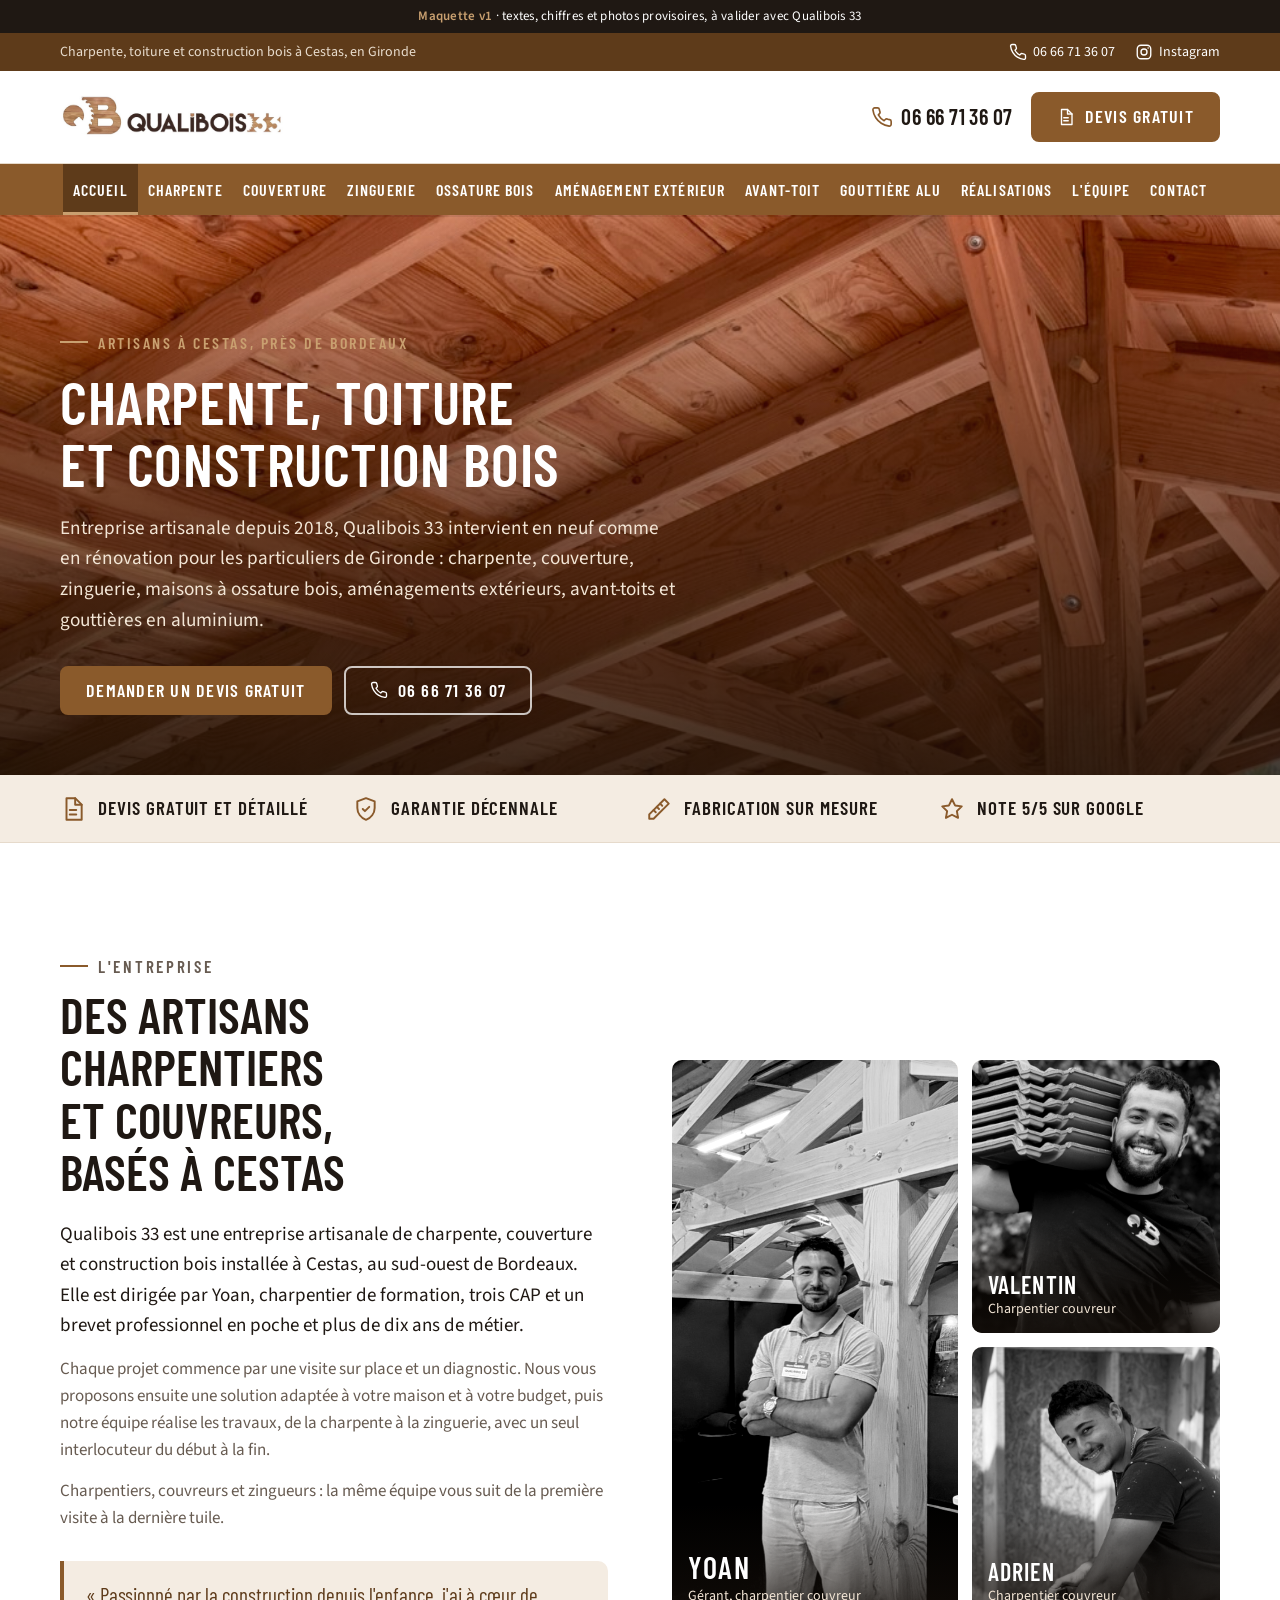
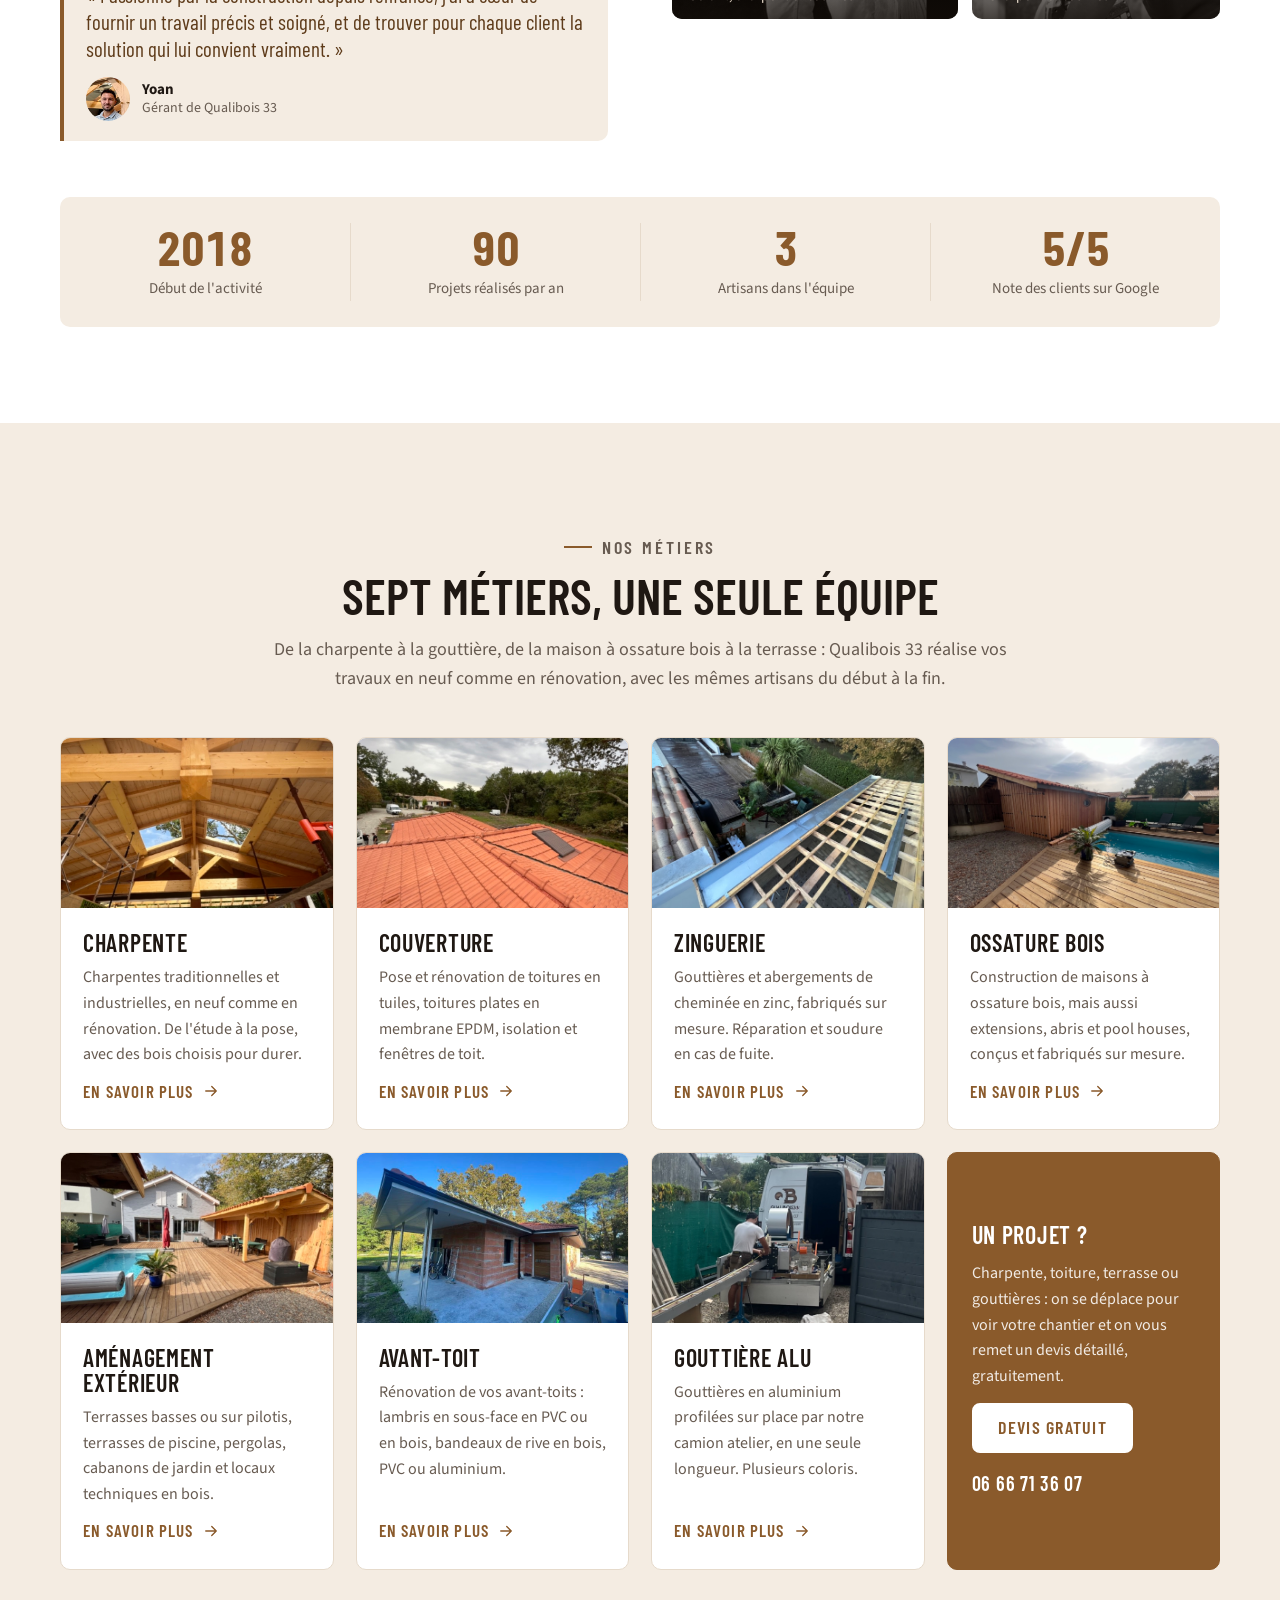
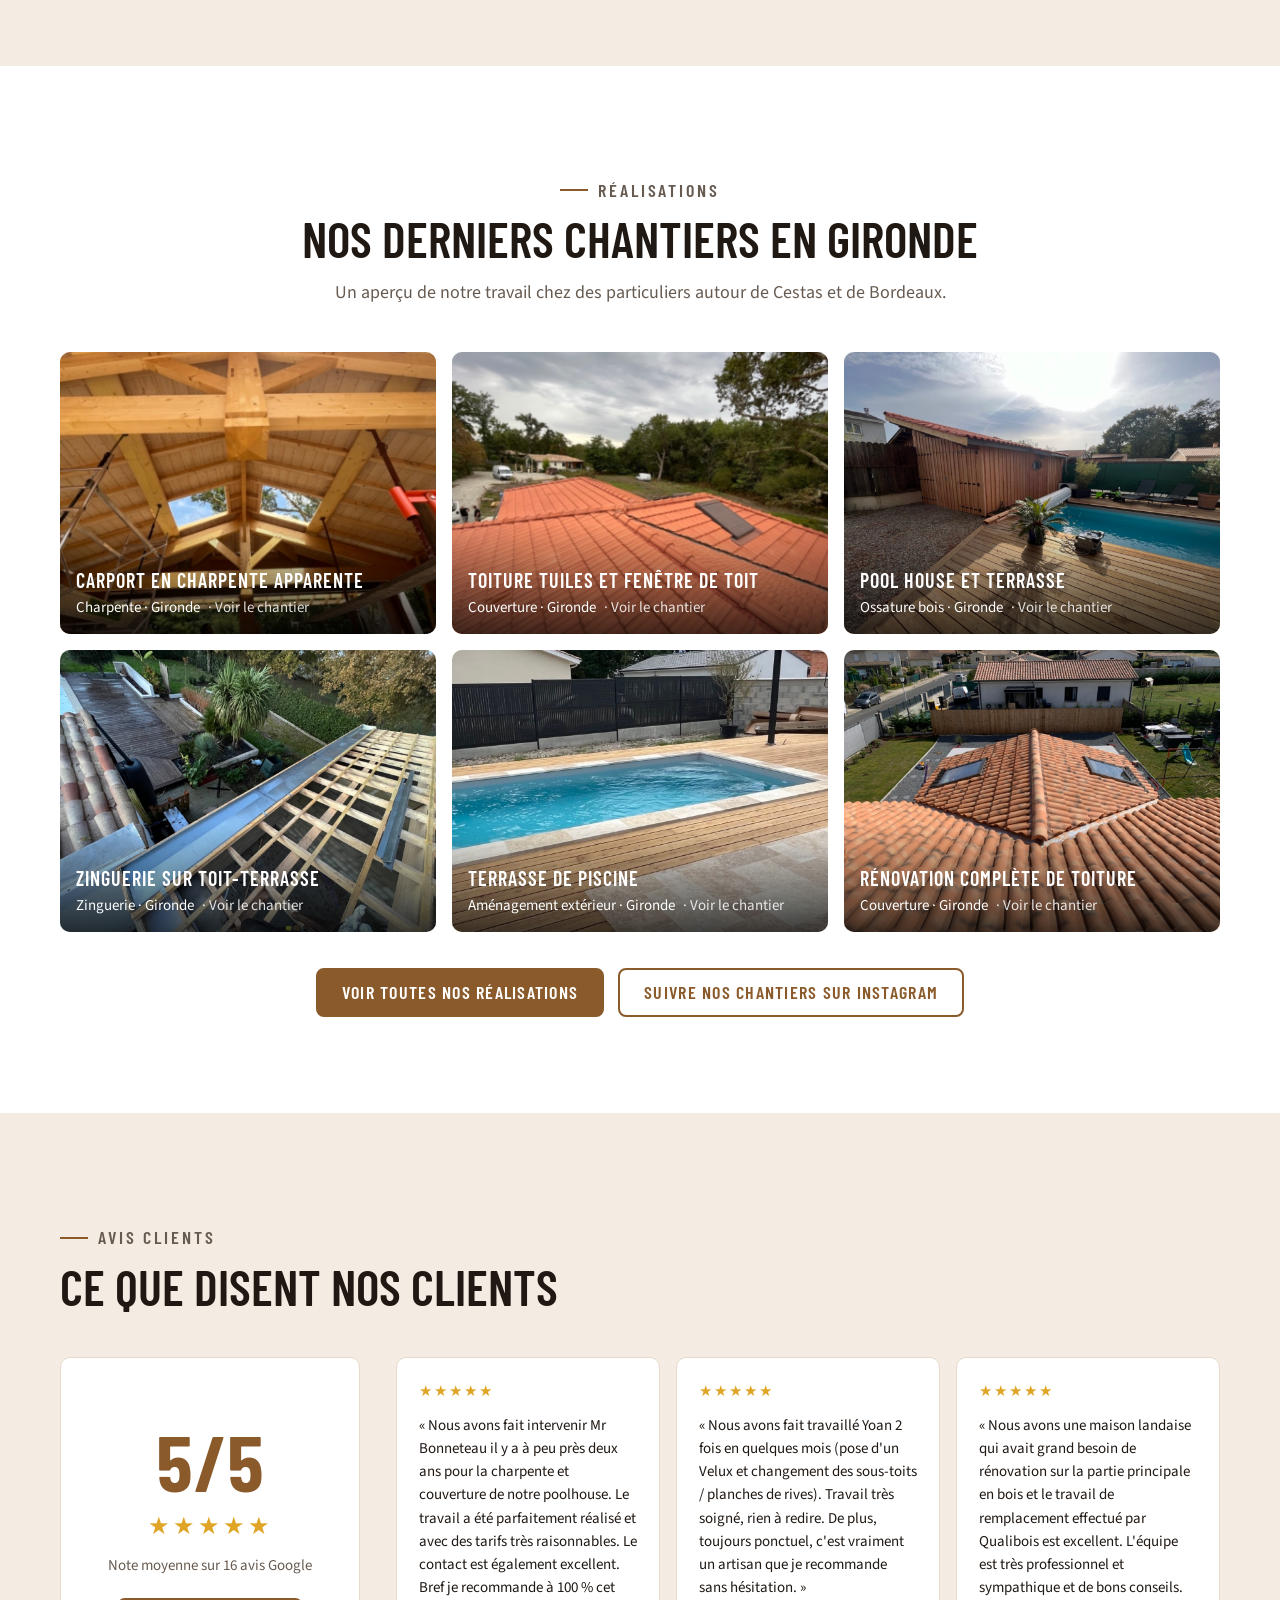
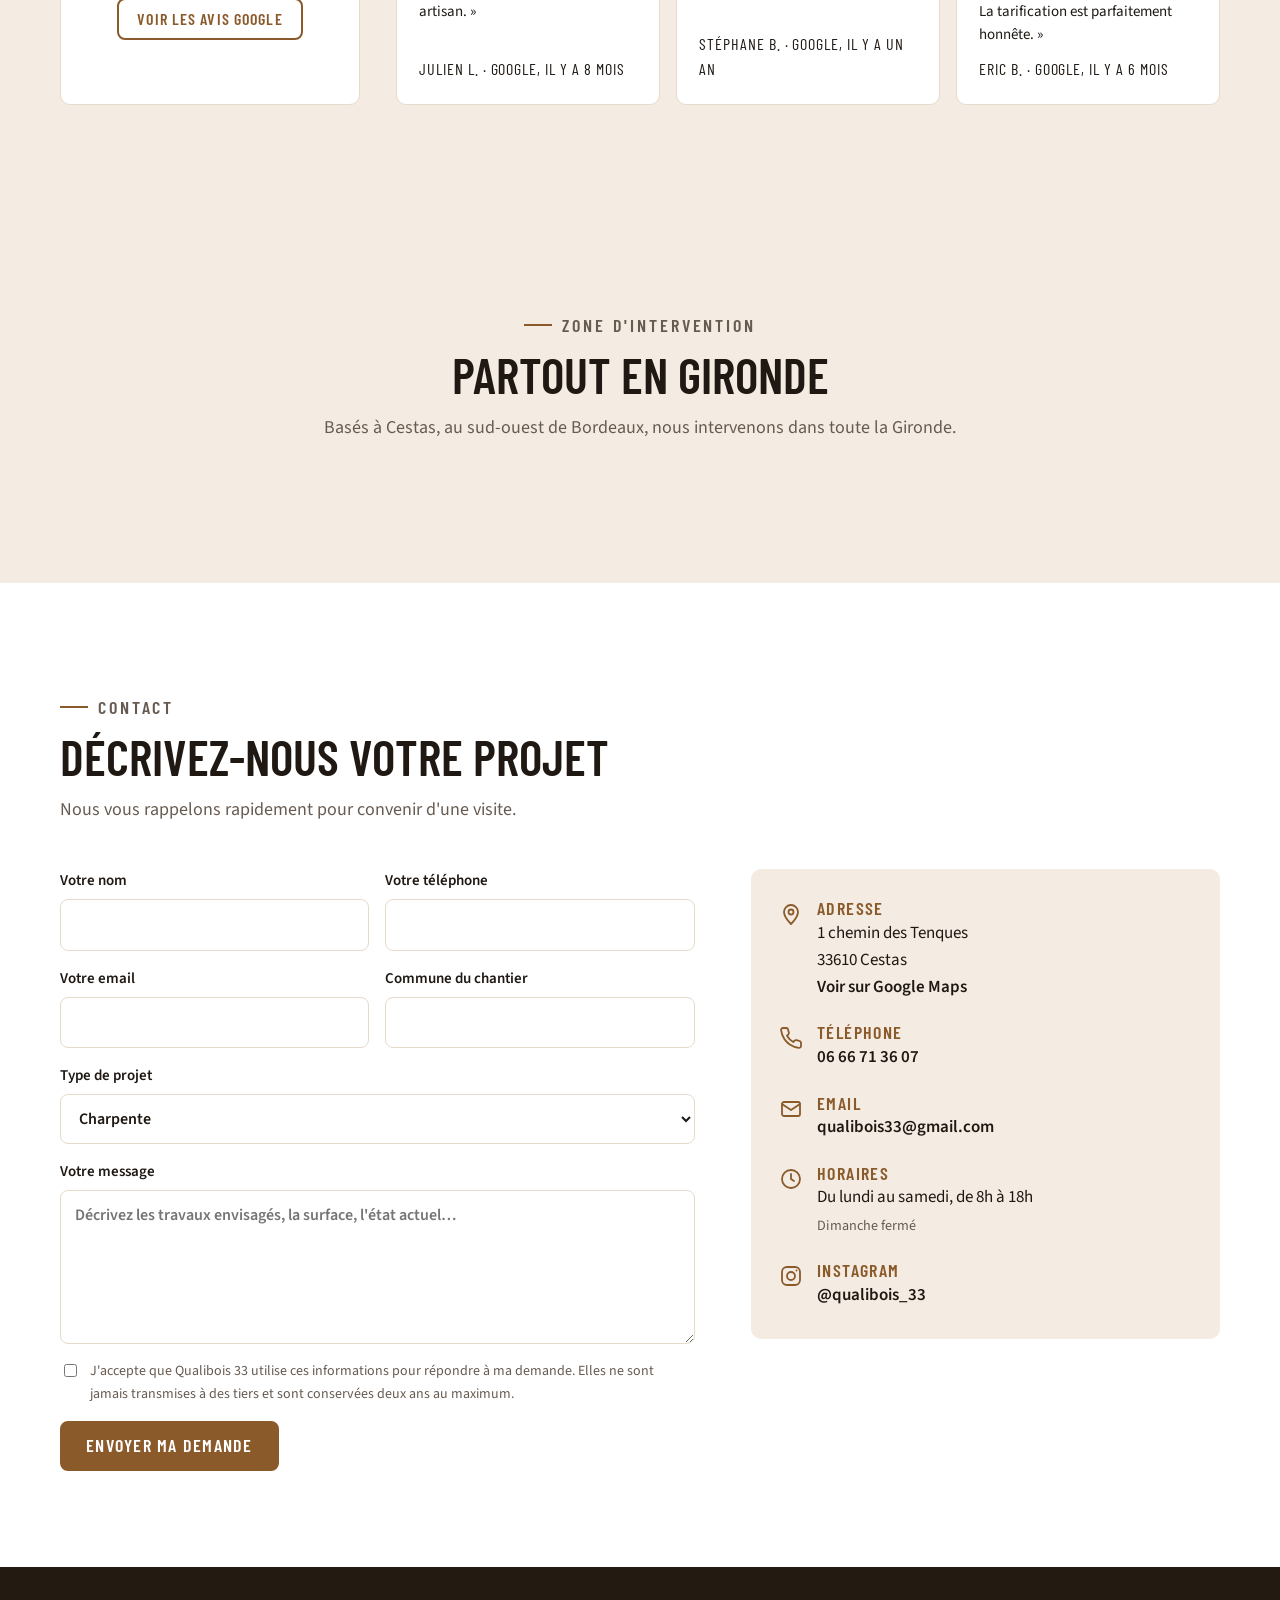
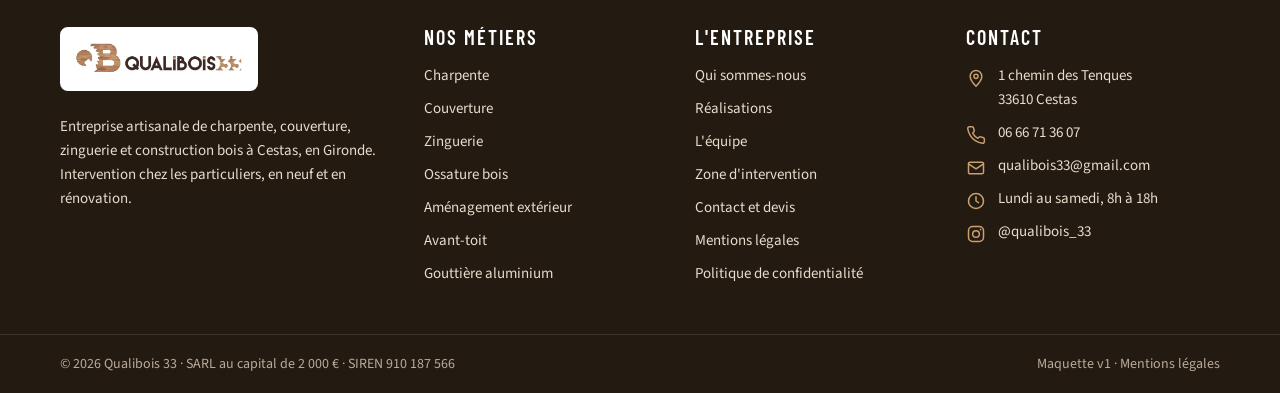
<file: site/index.html>
<!DOCTYPE html>
<html lang="fr">
<head>
<meta charset="utf-8">
<meta name="viewport" content="width=device-width, initial-scale=1, viewport-fit=cover">
<meta name="robots" content="noindex, nofollow">
<title>Qualibois 33 · Charpente, toiture et construction bois à Cestas (Gironde)</title>
<meta name="description" content="Qualibois 33, artisans à Cestas près de Bordeaux : charpente, couverture, zinguerie, gouttières aluminium, avant-toits, maisons à ossature bois et aménagements extérieurs. Devis gratuit.">
<link rel="canonical" href="https://qualibois33.com/">
<meta property="og:title" content="Qualibois 33 · Charpente, toiture et construction bois à Cestas">
<meta property="og:description" content="Charpente, couverture, zinguerie, gouttières aluminium, avant-toits, ossature bois et aménagements extérieurs à Cestas, en Gironde. Devis gratuit.">
<meta property="og:image" content="https://qualibois33.com/img/hero-charpente.jpg">
<meta property="og:type" content="website">
<meta property="og:locale" content="fr_FR">
<link rel="preconnect" href="https://fonts.googleapis.com">
<link rel="preconnect" href="https://fonts.gstatic.com" crossorigin>
<link rel="stylesheet" href="https://fonts.googleapis.com/css2?family=Barlow+Condensed:wght@500;600;700&family=Source+Sans+3:ital,wght@0,400;0,600;1,400&display=swap">
<link rel="stylesheet" href="css/style.css">
<script type="application/ld+json">
{"@context":"https://schema.org","@type":"RoofingContractor","name":"Qualibois 33","url":"https://qualibois33.com/","telephone":"+33666713607","email":"qualibois33@gmail.com","address":{"@type":"PostalAddress","streetAddress":"1 chemin des Tenques","postalCode":"33610","addressLocality":"Cestas","addressCountry":"FR"},"areaServed":"Gironde","aggregateRating":{"@type":"AggregateRating","ratingValue":"5","reviewCount":"16"},"openingHoursSpecification":{"@type":"OpeningHoursSpecification","dayOfWeek":["Monday","Tuesday","Wednesday","Thursday","Friday","Saturday"],"opens":"08:00","closes":"18:00"},"sameAs":["https://www.instagram.com/qualibois_33/"]}
</script>
</head>
<body>
<svg hidden aria-hidden="true" xmlns="http://www.w3.org/2000/svg">
  <symbol id="i-tel" viewBox="0 0 24 24"><path d="M22 16.9v3a2 2 0 0 1-2.2 2 19.8 19.8 0 0 1-8.6-3.1 19.5 19.5 0 0 1-6-6A19.8 19.8 0 0 1 2.1 4.2 2 2 0 0 1 4.1 2h3a2 2 0 0 1 2 1.7c.1.9.4 1.8.7 2.6a2 2 0 0 1-.5 2.1L8 9.7a16 16 0 0 0 6.3 6.3l1.3-1.3a2 2 0 0 1 2.1-.5c.8.3 1.7.6 2.6.7a2 2 0 0 1 1.7 2z"/></symbol>
  <symbol id="i-mail" viewBox="0 0 24 24"><rect x="3" y="5" width="18" height="14" rx="2"/><path d="m3 7 9 6 9-6"/></symbol>
  <symbol id="i-pin" viewBox="0 0 24 24"><path d="M12 22s7-7.1 7-12a7 7 0 1 0-14 0c0 4.9 7 12 7 12z"/><circle cx="12" cy="10" r="2.5"/></symbol>
  <symbol id="i-horloge" viewBox="0 0 24 24"><circle cx="12" cy="12" r="9"/><path d="M12 7v5l3 2"/></symbol>
  <symbol id="i-instagram" viewBox="0 0 24 24"><rect x="3" y="3" width="18" height="18" rx="5"/><circle cx="12" cy="12" r="4"/><circle cx="17.5" cy="6.5" r="1" fill="currentColor" stroke="none"/></symbol>
  <symbol id="i-check" viewBox="0 0 24 24"><circle cx="12" cy="12" r="9"/><path d="m8 12 3 3 5-6"/></symbol>
  <symbol id="i-fleche" viewBox="0 0 24 24"><path d="M5 12h14M13 6l6 6-6 6"/></symbol>
  <symbol id="i-bouclier" viewBox="0 0 24 24"><path d="M12 2 4 5v6c0 5 3.4 9.4 8 11 4.6-1.6 8-6 8-11V5l-8-3z"/><path d="m9 12 2 2 4-4"/></symbol>
  <symbol id="i-regle" viewBox="0 0 24 24"><path d="m3 17 14-14 4 4L7 21H3v-4z"/><path d="m13 7 2 2M10 10l2 2M7 13l2 2"/></symbol>
  <symbol id="i-etoile" viewBox="0 0 24 24"><path d="m12 3 2.8 5.7 6.2.9-4.5 4.4 1.1 6.2L12 17.3 6.4 20.2l1.1-6.2L3 9.6l6.2-.9L12 3z"/></symbol>
  <symbol id="i-devis" viewBox="0 0 24 24"><path d="M6 2h8l6 6v14H6z"/><path d="M14 2v6h6M9 13h6M9 17h6"/></symbol>
</svg>

<a class="skip" href="#contenu">Aller au contenu</a>
<div class="ruban"><strong>Maquette v1</strong> · textes, chiffres et photos provisoires, à valider avec Qualibois 33</div>

<div class="topbar">
  <div class="container">
    <div class="gauche">Charpente, toiture et construction bois à Cestas, en Gironde</div>
    <div class="droite">
      <a href="tel:+33666713607"><svg class="ico"><use href="#i-tel"/></svg>06 66 71 36 07</a>
      <a href="https://www.instagram.com/qualibois_33/" target="_blank" rel="noopener"><svg class="ico"><use href="#i-instagram"/></svg>Instagram</a>
    </div>
  </div>
</div>

<header class="entete">
  <div class="container">
    <a class="logo" href="index.html" aria-label="Qualibois 33, accueil"><img src="img/logo-qualibois33.png" alt="Qualibois 33, charpente et couverture" width="300" height="76"></a>
    <div class="actions">
      <a class="tel" href="tel:+33666713607"><svg class="ico"><use href="#i-tel"/></svg>06 66 71 36 07</a>
      <a class="btn btn-plein" href="#contact"><svg class="ico"><use href="#i-devis"/></svg>Devis gratuit</a>
      <button class="burger" type="button" aria-expanded="false" aria-controls="menu"><span></span>Menu</button>
    </div>
  </div>
</header>

<nav class="nav" id="menu" aria-label="Nos métiers">
  <button class="fermer" type="button">Fermer</button>
  <ul>
    <li><a href="index.html" aria-current="page">Accueil</a></li>
    <li><a href="charpente.html">Charpente</a></li>
    <li><a href="couverture.html">Couverture</a></li>
    <li><a href="zinguerie.html">Zinguerie</a></li>
    <li><a href="ossature-bois.html">Ossature bois</a></li>
    <li><a href="amenagement-exterieur.html">Aménagement extérieur</a></li>
    <li><a href="avant-toit.html">Avant-toit</a></li>
    <li><a href="gouttiere-aluminium.html">Gouttière alu</a></li>
    <li><a href="realisations.html">Réalisations</a></li>
    <li><a href="#equipe">L'équipe</a></li>
    <li><a href="#contact">Contact</a></li>
  </ul>
</nav>

<main id="contenu">

<section class="hero" aria-labelledby="titre-hero">
  <picture><source media="(max-width: 1023px)" srcset="img/hero-charpente.jpg"><img class="fond" src="img/hero-charpente-1500.jpg" alt="" width="1500" height="430" fetchpriority="high"></picture>
  <div class="container">
    <p class="kicker">Artisans à Cestas, près de Bordeaux</p>
    <h1 id="titre-hero">Charpente, toiture et construction bois</h1>
    <p class="sous">Entreprise artisanale depuis 2018, Qualibois 33 intervient en neuf comme en rénovation pour les particuliers de Gironde : charpente, couverture, zinguerie, maisons à ossature bois, aménagements extérieurs, avant-toits et gouttières en aluminium.</p>
    <div class="actions">
      <a class="btn btn-plein" href="#contact">Demander un devis gratuit</a>
      <a class="btn btn-contour" href="tel:+33666713607"><svg class="ico"><use href="#i-tel"/></svg>06 66 71 36 07</a>
    </div>
  </div>
</section>

<div class="reassurance">
  <div class="container">
    <ul>
      <li><svg class="ico"><use href="#i-devis"/></svg>Devis gratuit et détaillé</li>
      <li><svg class="ico"><use href="#i-bouclier"/></svg>Garantie décennale</li>
      <li><svg class="ico"><use href="#i-regle"/></svg>Fabrication sur mesure</li>
      <li><svg class="ico"><use href="#i-etoile"/></svg>Note 5/5 sur Google</li>
    </ul>
  </div>
</div>

<section class="section apropos" id="entreprise">
  <div class="container">
    <div class="ap-grille">
      <div class="ap-texte">
        <p class="kicker">L'entreprise</p>
        <h2 class="titre">Des artisans charpentiers et couvreurs, basés à Cestas</h2>
        <p class="ap-lead">Qualibois 33 est une entreprise artisanale de charpente, couverture et construction bois installée à Cestas, au sud-ouest de Bordeaux. Elle est dirigée par Yoan, charpentier de formation, trois CAP et un brevet professionnel en poche et plus de dix ans de métier.</p>
        <p>Chaque projet commence par une visite sur place et un diagnostic. Nous vous proposons ensuite une solution adaptée à votre maison et à votre budget, puis notre équipe réalise les travaux, de la charpente à la zinguerie, avec un seul interlocuteur du début à la fin.</p>
        <p>Charpentiers, couvreurs et zingueurs : la même équipe vous suit de la première visite à la dernière tuile.</p>
        <blockquote class="ap-citation">
          <p>« Passionné par la construction depuis l'enfance, j'ai à cœur de fournir un travail précis et soigné, et de trouver pour chaque client la solution qui lui convient vraiment. »</p>
          <footer><img src="img/yoan-visage.jpg" alt="" width="44" height="44" loading="lazy"><span><strong>Yoan</strong>Gérant de Qualibois 33</span></footer>
        </blockquote>
      </div>
      <div class="ap-equipe" id="equipe" aria-label="L'équipe">
        <figure class="ap-membre ap-gerant"><img src="img/equipe-yoan-stand.jpg" alt="Yoan, gérant de Qualibois 33, devant une charpente traditionnelle sur le stand Qualibois" loading="lazy"><figcaption><strong>Yoan</strong>Gérant, charpentier couvreur</figcaption></figure>
        <figure class="ap-membre"><img src="img/equipe-valentin.jpg" alt="Valentin, charpentier couvreur" loading="lazy"><figcaption><strong>Valentin</strong>Charpentier couvreur</figcaption></figure>
        <figure class="ap-membre"><img src="img/equipe-adrien.jpg" alt="Adrien, charpentier couvreur" loading="lazy"><figcaption><strong>Adrien</strong>Charpentier couvreur</figcaption></figure>
      </div>
    </div>
    <div class="ap-chiffres">
      <div class="ap-chiffre"><strong>2018</strong><span>Début de l'activité</span></div>
      <div class="ap-chiffre"><strong>90</strong><span>Projets réalisés par an</span></div>
      <div class="ap-chiffre"><strong>3</strong><span>Artisans dans l'équipe</span></div>
      <div class="ap-chiffre"><strong>5/5</strong><span>Note des clients sur Google</span></div>
    </div>
  </div>
</section>

<section class="section sable" id="metiers">
  <div class="container">
    <div class="entete-section centre">
      <p class="kicker">Nos métiers</p>
      <h2 class="titre">Sept métiers, une seule équipe</h2>
      <p>De la charpente à la gouttière, de la maison à ossature bois à la terrasse : Qualibois 33 réalise vos travaux en neuf comme en rénovation, avec les mêmes artisans du début à la fin.</p>
    </div>
    <div class="cartes metiers">
      <article class="carte">
        <div class="visuel"><img src="img/charpente-carport.jpg" alt="Charpente bois apparente d'un carport" loading="lazy"></div>
        <div class="corps">
          <h3><a href="charpente.html">Charpente</a></h3>
          <p>Charpentes traditionnelles et industrielles, en neuf comme en rénovation. De l'étude à la pose, avec des bois choisis pour durer.</p>
          <a class="lien" href="charpente.html">En savoir plus <svg class="ico"><use href="#i-fleche"/></svg></a>
        </div>
      </article>
      <article class="carte">
        <div class="visuel"><img src="img/couverture-fenetre-toit.jpg" alt="Toiture en tuiles avec fenêtre de toit" loading="lazy"></div>
        <div class="corps">
          <h3><a href="couverture.html">Couverture</a></h3>
          <p>Pose et rénovation de toitures en tuiles, toitures plates en membrane EPDM, isolation et fenêtres de toit.</p>
          <a class="lien" href="couverture.html">En savoir plus <svg class="ico"><use href="#i-fleche"/></svg></a>
        </div>
      </article>
      <article class="carte">
        <div class="visuel"><img src="img/zinguerie-cheneau-zinc.jpg" alt="Zinguerie posée sur un toit-terrasse" loading="lazy"></div>
        <div class="corps">
          <h3><a href="zinguerie.html">Zinguerie</a></h3>
          <p>Gouttières et abergements de cheminée en zinc, fabriqués sur mesure. Réparation et soudure en cas de fuite.</p>
          <a class="lien" href="zinguerie.html">En savoir plus <svg class="ico"><use href="#i-fleche"/></svg></a>
        </div>
      </article>
      <article class="carte">
        <div class="visuel"><img src="img/amenagement-pool-house.jpg" alt="Pool house en ossature bois au bord d'une piscine" loading="lazy"></div>
        <div class="corps">
          <h3><a href="ossature-bois.html">Ossature bois</a></h3>
          <p>Construction de maisons à ossature bois, mais aussi extensions, abris et pool houses, conçus et fabriqués sur mesure.</p>
          <a class="lien" href="ossature-bois.html">En savoir plus <svg class="ico"><use href="#i-fleche"/></svg></a>
        </div>
      </article>
      <article class="carte">
        <div class="visuel"><img src="img/amenagement-terrasse.jpg" alt="Terrasse en bois et pergola autour d'une piscine" loading="lazy"></div>
        <div class="corps">
          <h3><a href="amenagement-exterieur.html">Aménagement extérieur</a></h3>
          <p>Terrasses basses ou sur pilotis, terrasses de piscine, pergolas, cabanons de jardin et locaux techniques en bois.</p>
          <a class="lien" href="amenagement-exterieur.html">En savoir plus <svg class="ico"><use href="#i-fleche"/></svg></a>
        </div>
      </article>
      <article class="carte">
        <div class="visuel"><img src="img/gouttiere-03.jpg" alt="Avant-toit avec sous-face et bandeau de rive blancs" loading="lazy"></div>
        <div class="corps">
          <h3><a href="avant-toit.html">Avant-toit</a></h3>
          <p>Rénovation de vos avant-toits : lambris en sous-face en PVC ou en bois, bandeaux de rive en bois, PVC ou aluminium.</p>
          <a class="lien" href="avant-toit.html">En savoir plus <svg class="ico"><use href="#i-fleche"/></svg></a>
        </div>
      </article>
      <article class="carte">
        <div class="visuel"><img src="img/gouttiere-camion-atelier-1030.jpg" alt="Le camion atelier de Qualibois 33 avec sa profileuse à gouttières" loading="lazy"></div>
        <div class="corps">
          <h3><a href="gouttiere-aluminium.html">Gouttière alu</a></h3>
          <p>Gouttières en aluminium profilées sur place par notre camion atelier, en une seule longueur. Plusieurs coloris.</p>
          <a class="lien" href="gouttiere-aluminium.html">En savoir plus <svg class="ico"><use href="#i-fleche"/></svg></a>
        </div>
      </article>
      <article class="carte carte-devis">
        <div class="corps">
          <h3>Un projet ?</h3>
          <p>Charpente, toiture, terrasse ou gouttières : on se déplace pour voir votre chantier et on vous remet un devis détaillé, gratuitement.</p>
          <a class="btn btn-blanc" href="#contact">Devis gratuit</a>
          <a class="tel-carte" href="tel:+33666713607">06 66 71 36 07</a>
        </div>
      </article>
    </div>
  </div>
</section>

<section class="section" id="realisations">
  <div class="container">
    <div class="entete-section centre">
      <p class="kicker">Réalisations</p>
      <h2 class="titre">Nos derniers chantiers en Gironde</h2>
      <p>Un aperçu de notre travail chez des particuliers autour de Cestas et de Bordeaux.</p>
    </div>
    <div class="galerie">
      <a class="lien-chantier" href="realisations.html#carport-charpente-apparente"><figure><img src="img/charpente-carport.jpg" alt="Carport en charpente bois apparente" loading="lazy"><figcaption><strong>Carport en charpente apparente</strong>Charpente · Gironde<span class="voir">· Voir le chantier</span></figcaption></figure></a>
      <a class="lien-chantier" href="realisations.html#toiture-fenetre-de-toit"><figure><img src="img/couverture-fenetre-toit.jpg" alt="Toiture neuve en tuiles avec fenêtre de toit" loading="lazy"><figcaption><strong>Toiture tuiles et fenêtre de toit</strong>Couverture · Gironde<span class="voir">· Voir le chantier</span></figcaption></figure></a>
      <a class="lien-chantier" href="realisations.html#pool-house-terrasse"><figure><img src="img/amenagement-pool-house.jpg" alt="Pool house et terrasse en bois autour d'une piscine" loading="lazy"><figcaption><strong>Pool house et terrasse</strong>Ossature bois · Gironde<span class="voir">· Voir le chantier</span></figcaption></figure></a>
      <a class="lien-chantier" href="realisations.html#zinguerie-toit-terrasse"><figure><img src="img/zinguerie-cheneau-zinc.jpg" alt="Zinguerie sur un toit-terrasse" loading="lazy"><figcaption><strong>Zinguerie sur toit-terrasse</strong>Zinguerie · Gironde<span class="voir">· Voir le chantier</span></figcaption></figure></a>
      <a class="lien-chantier" href="realisations.html#terrasse-piscine"><figure><img src="img/amenagement-terrasse-piscine-1500.jpg" alt="Terrasse en bois autour d'une piscine" loading="lazy"><figcaption><strong>Terrasse de piscine</strong>Aménagement extérieur · Gironde<span class="voir">· Voir le chantier</span></figcaption></figure></a>
      <a class="lien-chantier" href="realisations.html#renovation-toiture"><figure><img src="img/couverture-toiture-tuiles.jpg" alt="Toiture en tuiles vue du dessus" loading="lazy"><figcaption><strong>Rénovation complète de toiture</strong>Couverture · Gironde<span class="voir">· Voir le chantier</span></figcaption></figure></a>
    </div>
    <div class="centre-bouton"><a class="btn btn-plein" href="realisations.html">Voir toutes nos réalisations</a> <a class="btn btn-contour sombre" href="https://www.instagram.com/qualibois_33/" target="_blank" rel="noopener">Suivre nos chantiers sur Instagram</a></div>
  </div>
</section>

<section class="section sable" id="avis">
  <div class="container">
    <div class="entete-section">
      <p class="kicker">Avis clients</p>
      <h2 class="titre">Ce que disent nos clients</h2>
    </div>
    <div class="avis">
      <div class="note">
        <strong>5/5</strong>
        <div class="etoiles" aria-label="5 étoiles sur 5">★★★★★</div>
        <p>Note moyenne sur 16 avis Google</p>
        <a class="btn btn-contour sombre" href="https://maps.google.com/?cid=297646656179999719" target="_blank" rel="noopener">Voir les avis Google</a>
      </div>
      <div class="avis-liste">
        <div class="avis-carte"><div class="etoiles" aria-label="5 étoiles sur 5">★★★★★</div><p>« Nous avons fait intervenir Mr Bonneteau il y a à peu près deux ans pour la charpente et couverture de notre poolhouse. Le travail a été parfaitement réalisé et avec des tarifs très raisonnables. Le contact est également excellent. Bref je recommande à 100 % cet artisan. »</p><span class="auteur">Julien L. · Google, il y a 8 mois</span></div>
        <div class="avis-carte"><div class="etoiles" aria-label="5 étoiles sur 5">★★★★★</div><p>« Nous avons fait travaillé Yoan 2 fois en quelques mois (pose d'un Velux et changement des sous-toits / planches de rives). Travail très soigné, rien à redire. De plus, toujours ponctuel, c'est vraiment un artisan que je recommande sans hésitation. »</p><span class="auteur">Stéphane B. · Google, il y a un an</span></div>
        <div class="avis-carte"><div class="etoiles" aria-label="5 étoiles sur 5">★★★★★</div><p>« Nous avons une maison landaise qui avait grand besoin de rénovation sur la partie principale en bois et le travail de remplacement effectué par Qualibois est excellent. L'équipe est très professionnel et sympathique et de bons conseils. La tarification est parfaitement honnête. »</p><span class="auteur">Eric B. · Google, il y a 6 mois</span></div>
      </div>
    </div>
  </div>
</section>

<section class="section sable" id="zone">
  <div class="container">
    <div class="entete-section centre">
      <p class="kicker">Zone d'intervention</p>
      <h2 class="titre">Partout en Gironde</h2>
      <p>Basés à Cestas, au sud-ouest de Bordeaux, nous intervenons dans toute la Gironde.</p>
    </div>
  </div>
</section>

<section class="section" id="contact">
  <div class="container">
    <div class="entete-section">
      <p class="kicker">Contact</p>
      <h2 class="titre">Décrivez-nous votre projet</h2>
      <p>Nous vous rappelons rapidement pour convenir d'une visite.</p>
    </div>
    <div class="contact">
      <form class="form" id="form-devis" novalidate>
        <div class="deux">
          <label for="nom">Votre nom<input id="nom" name="nom" type="text" autocomplete="name" required></label>
          <label for="telephone">Votre téléphone<input id="telephone" name="telephone" type="tel" autocomplete="tel" required></label>
        </div>
        <div class="deux">
          <label for="email">Votre email<input id="email" name="email" type="email" autocomplete="email"></label>
          <label for="commune">Commune du chantier<input id="commune" name="commune" type="text" autocomplete="address-level2"></label>
        </div>
        <label for="projet">Type de projet
          <select id="projet" name="projet">
            <option>Charpente</option><option>Couverture</option><option>Zinguerie</option><option>Ossature bois</option><option>Aménagement extérieur</option><option>Avant-toit</option><option>Gouttière aluminium</option><option>Autre</option>
          </select>
        </label>
        <label for="message">Votre message<textarea id="message" name="message" rows="5" placeholder="Décrivez les travaux envisagés, la surface, l'état actuel…"></textarea></label>
        <label class="consentement" for="consentement"><input id="consentement" name="consentement" type="checkbox" required><span>J'accepte que Qualibois 33 utilise ces informations pour répondre à ma demande. Elles ne sont jamais transmises à des tiers et sont conservées deux ans au maximum.</span></label>
        <p id="form-message" class="form-message" hidden tabindex="-1"></p>
        <div><button class="btn btn-plein" type="submit">Envoyer ma demande</button></div>
      </form>
      <div class="coordonnees">
        <div class="bloc"><svg class="ico"><use href="#i-pin"/></svg><div><h3>Adresse</h3><p>1 chemin des Tenques<br>33610 Cestas</p><p><a href="https://www.google.com/maps/search/1+chemin+des+Tenques+33610+Cestas" target="_blank" rel="noopener">Voir sur Google Maps</a></p></div></div>
        <div class="bloc"><svg class="ico"><use href="#i-tel"/></svg><div><h3>Téléphone</h3><p><a href="tel:+33666713607">06 66 71 36 07</a></p></div></div>
        <div class="bloc"><svg class="ico"><use href="#i-mail"/></svg><div><h3>Email</h3><p><a href="mailto:qualibois33@gmail.com">qualibois33@gmail.com</a></p></div></div>
        <div class="bloc"><svg class="ico"><use href="#i-horloge"/></svg><div><h3>Horaires</h3><p>Du lundi au samedi, de 8h à 18h<br><small>Dimanche fermé</small></p></div></div>
        <div class="bloc"><svg class="ico"><use href="#i-instagram"/></svg><div><h3>Instagram</h3><p><a href="https://www.instagram.com/qualibois_33/" target="_blank" rel="noopener">@qualibois_33</a></p></div></div>
      </div>
    </div>
  </div>
</section>

</main>

<footer class="footer">
  <div class="container haut">
    <div>
      <div class="chip"><img src="img/logo-qualibois33.png" alt="Qualibois 33" width="300" height="76"></div>
      <p>Entreprise artisanale de charpente, couverture, zinguerie et construction bois à Cestas, en Gironde. Intervention chez les particuliers, en neuf et en rénovation.</p>
    </div>
    <div>
      <h3>Nos métiers</h3>
      <ul>
        <li><a href="charpente.html">Charpente</a></li><li><a href="couverture.html">Couverture</a></li><li><a href="zinguerie.html">Zinguerie</a></li><li><a href="ossature-bois.html">Ossature bois</a></li><li><a href="amenagement-exterieur.html">Aménagement extérieur</a></li><li><a href="avant-toit.html">Avant-toit</a></li><li><a href="gouttiere-aluminium.html">Gouttière aluminium</a></li>
      </ul>
    </div>
    <div>
      <h3>L'entreprise</h3>
      <ul>
        <li><a href="#entreprise">Qui sommes-nous</a></li><li><a href="realisations.html">Réalisations</a></li><li><a href="#equipe">L'équipe</a></li><li><a href="#zone">Zone d'intervention</a></li><li><a href="#contact">Contact et devis</a></li><li><a href="#">Mentions légales</a></li><li><a href="#">Politique de confidentialité</a></li>
      </ul>
    </div>
    <div>
      <h3>Contact</h3>
      <ul>
        <li class="bloc"><svg class="ico"><use href="#i-pin"/></svg><span>1 chemin des Tenques<br>33610 Cestas</span></li>
        <li class="bloc"><svg class="ico"><use href="#i-tel"/></svg><a href="tel:+33666713607">06 66 71 36 07</a></li>
        <li class="bloc"><svg class="ico"><use href="#i-mail"/></svg><a href="mailto:qualibois33@gmail.com">qualibois33@gmail.com</a></li>
        <li class="bloc"><svg class="ico"><use href="#i-horloge"/></svg><span>Lundi au samedi, 8h à 18h</span></li>
        <li class="bloc"><svg class="ico"><use href="#i-instagram"/></svg><a href="https://www.instagram.com/qualibois_33/" target="_blank" rel="noopener">@qualibois_33</a></li>
      </ul>
    </div>
  </div>
  <div class="footer-bas">
    <div class="container">
      <span>© <span data-annee>2026</span> Qualibois 33 · SARL au capital de 2 000 € · SIREN 910 187 566</span>
      <span>Maquette v1 · <a href="#">Mentions légales</a></span>
    </div>
  </div>
</footer>

<script src="js/main.js"></script>
</body>
</html>
</file>
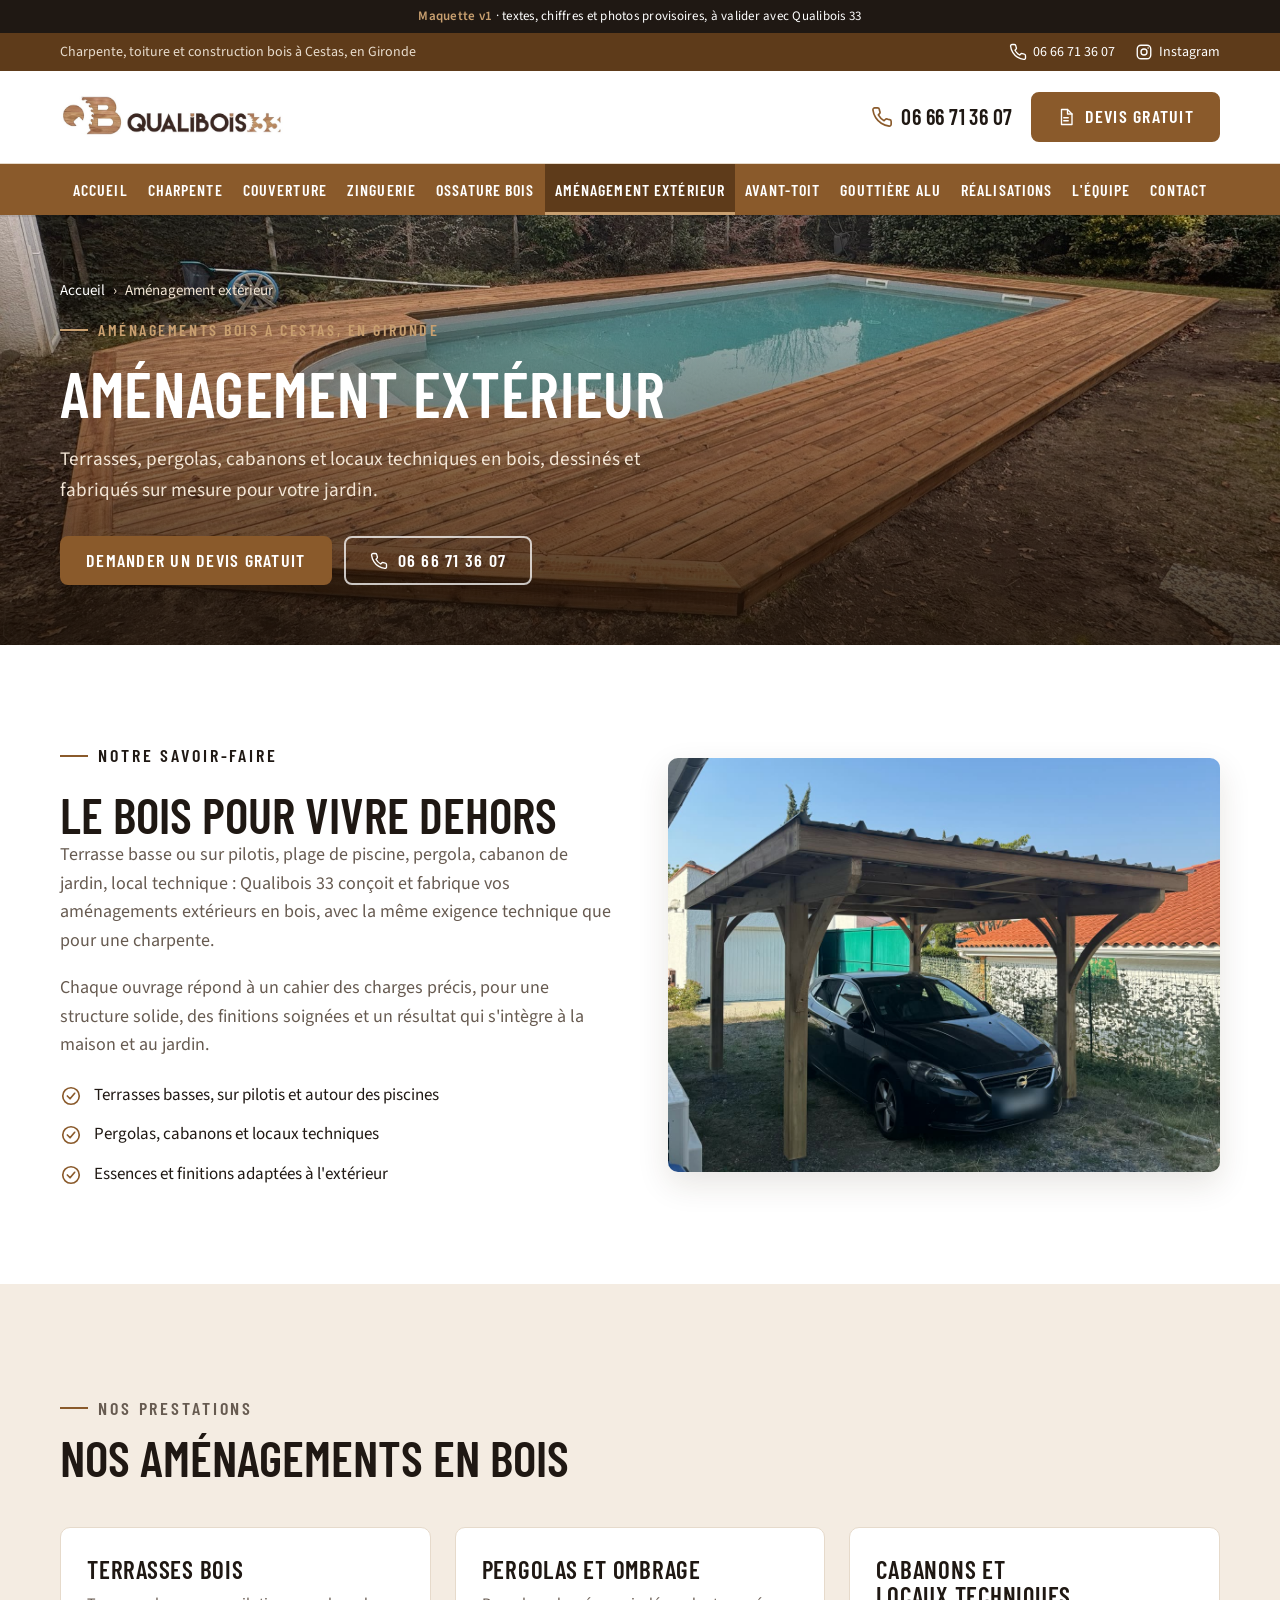
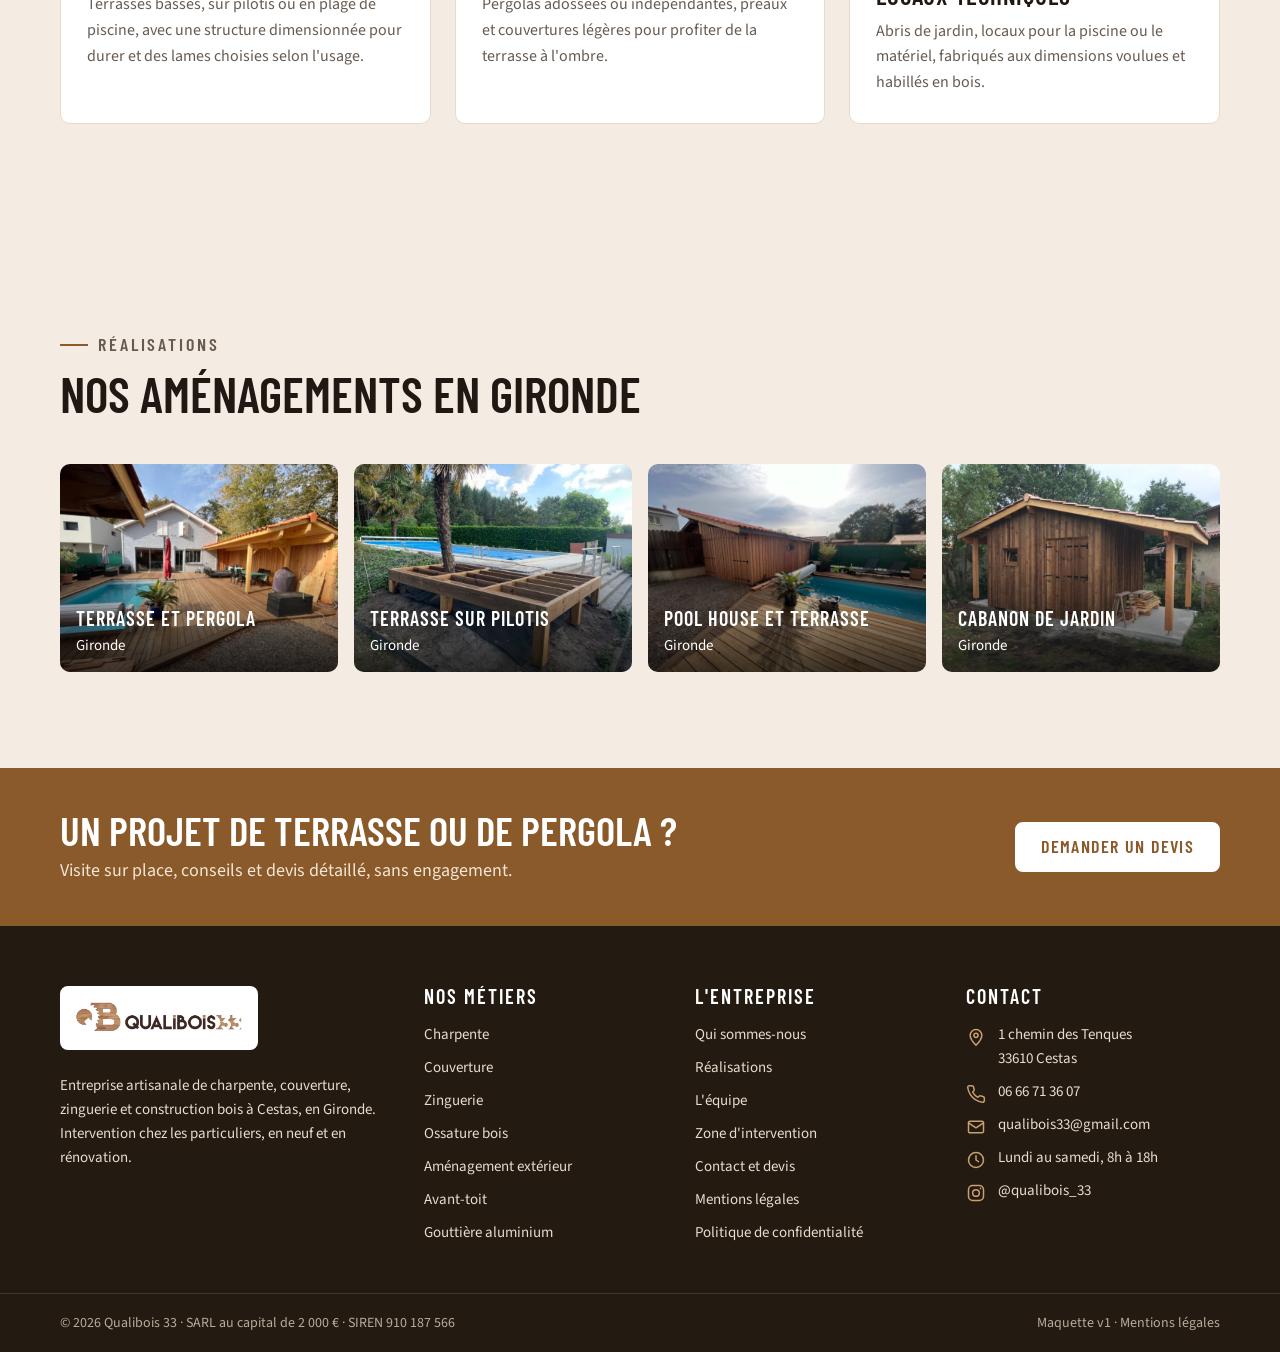
<file: site/amenagement-exterieur.html>
<!DOCTYPE html>
<html lang="fr">
<head>
<meta charset="utf-8">
<meta name="viewport" content="width=device-width, initial-scale=1, viewport-fit=cover">
<meta name="robots" content="noindex, nofollow">
<title>Aménagement extérieur bois à Cestas et en Gironde · Qualibois 33</title>
<meta name="description" content="Terrasses bois, terrasses de piscine, pergolas, cabanons et locaux techniques sur mesure par Qualibois 33, charpentiers à Cestas, près de Bordeaux. Devis gratuit.">
<link rel="canonical" href="https://qualibois33.com/amenagement-exterieur.html">
<meta property="og:title" content="Aménagement extérieur bois à Cestas et en Gironde · Qualibois 33">
<meta property="og:description" content="Terrasses, pergolas, cabanons et locaux techniques en bois, dessinés et fabriqués sur mesure pour votre jardin.">
<meta property="og:image" content="https://qualibois33.com/img/amenagement-terrasse-piscine-bandeau.jpg">
<meta property="og:type" content="website">
<meta property="og:locale" content="fr_FR">
<link rel="preconnect" href="https://fonts.googleapis.com">
<link rel="preconnect" href="https://fonts.gstatic.com" crossorigin>
<link rel="stylesheet" href="https://fonts.googleapis.com/css2?family=Barlow+Condensed:wght@500;600;700&family=Source+Sans+3:ital,wght@0,400;0,600;1,400&display=swap">
<link rel="stylesheet" href="css/style.css">
</head>
<body>
<svg hidden aria-hidden="true" xmlns="http://www.w3.org/2000/svg">
  <symbol id="i-tel" viewBox="0 0 24 24"><path d="M22 16.9v3a2 2 0 0 1-2.2 2 19.8 19.8 0 0 1-8.6-3.1 19.5 19.5 0 0 1-6-6A19.8 19.8 0 0 1 2.1 4.2 2 2 0 0 1 4.1 2h3a2 2 0 0 1 2 1.7c.1.9.4 1.8.7 2.6a2 2 0 0 1-.5 2.1L8 9.7a16 16 0 0 0 6.3 6.3l1.3-1.3a2 2 0 0 1 2.1-.5c.8.3 1.7.6 2.6.7a2 2 0 0 1 1.7 2z"/></symbol>
  <symbol id="i-mail" viewBox="0 0 24 24"><rect x="3" y="5" width="18" height="14" rx="2"/><path d="m3 7 9 6 9-6"/></symbol>
  <symbol id="i-pin" viewBox="0 0 24 24"><path d="M12 22s7-7.1 7-12a7 7 0 1 0-14 0c0 4.9 7 12 7 12z"/><circle cx="12" cy="10" r="2.5"/></symbol>
  <symbol id="i-horloge" viewBox="0 0 24 24"><circle cx="12" cy="12" r="9"/><path d="M12 7v5l3 2"/></symbol>
  <symbol id="i-instagram" viewBox="0 0 24 24"><rect x="3" y="3" width="18" height="18" rx="5"/><circle cx="12" cy="12" r="4"/><circle cx="17.5" cy="6.5" r="1" fill="currentColor" stroke="none"/></symbol>
  <symbol id="i-check" viewBox="0 0 24 24"><circle cx="12" cy="12" r="9"/><path d="m8 12 3 3 5-6"/></symbol>
  <symbol id="i-fleche" viewBox="0 0 24 24"><path d="M5 12h14M13 6l6 6-6 6"/></symbol>
  <symbol id="i-devis" viewBox="0 0 24 24"><path d="M6 2h8l6 6v14H6z"/><path d="M14 2v6h6M9 13h6M9 17h6"/></symbol>
</svg>

<a class="skip" href="#contenu">Aller au contenu</a>
<div class="ruban"><strong>Maquette v1</strong> · textes, chiffres et photos provisoires, à valider avec Qualibois 33</div>

<div class="topbar">
  <div class="container">
    <div class="gauche">Charpente, toiture et construction bois à Cestas, en Gironde</div>
    <div class="droite">
      <a href="tel:+33666713607"><svg class="ico"><use href="#i-tel"/></svg>06 66 71 36 07</a>
      <a href="https://www.instagram.com/qualibois_33/" target="_blank" rel="noopener"><svg class="ico"><use href="#i-instagram"/></svg>Instagram</a>
    </div>
  </div>
</div>

<header class="entete">
  <div class="container">
    <a class="logo" href="index.html" aria-label="Qualibois 33, accueil"><img src="img/logo-qualibois33.png" alt="Qualibois 33, charpente et couverture" width="300" height="76"></a>
    <div class="actions">
      <a class="tel" href="tel:+33666713607"><svg class="ico"><use href="#i-tel"/></svg>06 66 71 36 07</a>
      <a class="btn btn-plein" href="index.html#contact"><svg class="ico"><use href="#i-devis"/></svg>Devis gratuit</a>
      <button class="burger" type="button" aria-expanded="false" aria-controls="menu"><span></span>Menu</button>
    </div>
  </div>
</header>

<nav class="nav" id="menu" aria-label="Nos métiers">
  <button class="fermer" type="button">Fermer</button>
  <ul>
    <li><a href="index.html">Accueil</a></li>
    <li><a href="charpente.html">Charpente</a></li>
    <li><a href="couverture.html">Couverture</a></li>
    <li><a href="zinguerie.html">Zinguerie</a></li>
    <li><a href="ossature-bois.html">Ossature bois</a></li>
    <li><a href="amenagement-exterieur.html" aria-current="page">Aménagement extérieur</a></li>
    <li><a href="avant-toit.html">Avant-toit</a></li>
    <li><a href="gouttiere-aluminium.html">Gouttière alu</a></li>
    <li><a href="realisations.html">Réalisations</a></li>
    <li><a href="index.html#equipe">L&#x27;équipe</a></li>
    <li><a href="index.html#contact">Contact</a></li>
  </ul>
</nav>

<main id="contenu">

<section class="hero hero-page" aria-labelledby="titre-page">
  <img class="fond" src="img/amenagement-terrasse-piscine-bandeau.jpg" alt="" fetchpriority="high">
  <div class="container">
    <nav class="fil" aria-label="Fil d'Ariane"><a href="index.html">Accueil</a><span aria-hidden="true">›</span><span>Aménagement extérieur</span></nav>
    <p class="kicker">Aménagements bois à Cestas, en Gironde</p>
    <h1 id="titre-page">Aménagement extérieur</h1>
    <p class="sous">Terrasses, pergolas, cabanons et locaux techniques en bois, dessinés et fabriqués sur mesure pour votre jardin.</p>
    <div class="actions">
      <a class="btn btn-plein" href="index.html#contact">Demander un devis gratuit</a>
      <a class="btn btn-contour" href="tel:+33666713607"><svg class="ico"><use href="#i-tel"/></svg>06 66 71 36 07</a>
    </div>
  </div>
</section>

<section class="section">
  <div class="container deux-colonnes">
    <div class="texte">
      <p class="kicker">Notre savoir-faire</p>
      <h2 class="titre">Le bois pour vivre dehors</h2>
      <p>Terrasse basse ou sur pilotis, plage de piscine, pergola, cabanon de jardin, local technique : Qualibois 33 conçoit et fabrique vos aménagements extérieurs en bois, avec la même exigence technique que pour une charpente.</p>
      <p>Chaque ouvrage répond à un cahier des charges précis, pour une structure solide, des finitions soignées et un résultat qui s&#x27;intègre à la maison et au jardin.</p>
      <ul class="liste-coches">
        <li><svg class="ico"><use href="#i-check"/></svg>Terrasses basses, sur pilotis et autour des piscines</li>
        <li><svg class="ico"><use href="#i-check"/></svg>Pergolas, cabanons et locaux techniques</li>
        <li><svg class="ico"><use href="#i-check"/></svg>Essences et finitions adaptées à l&#x27;extérieur</li>
      </ul>
    </div>
    <div class="photo"><img src="img/amenagement-carport.jpg" alt="Carport en bois avec contrefiches, réalisé par Qualibois 33" loading="lazy"></div>
  </div>
</section>

<section class="section sable">
  <div class="container">
    <div class="entete-section">
      <p class="kicker">Nos prestations</p>
      <h2 class="titre">Nos aménagements en bois</h2>
    </div>
    <div class="colonnes">
      <div class="colonne">
        <h3>Terrasses bois</h3>
        <p>Terrasses basses, sur pilotis ou en plage de piscine, avec une structure dimensionnée pour durer et des lames choisies selon l&#x27;usage.</p>
      </div>
      <div class="colonne">
        <h3>Pergolas et ombrage</h3>
        <p>Pergolas adossées ou indépendantes, préaux et couvertures légères pour profiter de la terrasse à l&#x27;ombre.</p>
      </div>
      <div class="colonne">
        <h3>Cabanons et locaux techniques</h3>
        <p>Abris de jardin, locaux pour la piscine ou le matériel, fabriqués aux dimensions voulues et habillés en bois.</p>
      </div>
    </div>
  </div>
</section>

<section class="section sable">
  <div class="container">
    <div class="entete-section">
      <p class="kicker">Réalisations</p>
      <h2 class="titre">Nos aménagements en Gironde</h2>
    </div>
    <div class="galerie quatre">
      <figure><img src="img/amenagement-terrasse.jpg" alt="Terrasse en bois et pergola autour d&#x27;une piscine" loading="lazy"><figcaption><strong>Terrasse et pergola</strong>Gironde</figcaption></figure>
      <figure><img src="img/amenagement-04.jpg" alt="Structure d&#x27;une terrasse sur pilotis au bord d&#x27;une piscine" loading="lazy"><figcaption><strong>Terrasse sur pilotis</strong>Gironde</figcaption></figure>
      <figure><img src="img/amenagement-pool-house.jpg" alt="Pool house et terrasse en bois" loading="lazy"><figcaption><strong>Pool house et terrasse</strong>Gironde</figcaption></figure>
      <figure><img src="img/amenagement-01.jpg" alt="Cabanon de jardin en bois avec préau" loading="lazy"><figcaption><strong>Cabanon de jardin</strong>Gironde</figcaption></figure>
    </div>
  </div>
</section>

<section class="cta">
  <div class="container">
    <div>
      <h2>Un projet de terrasse ou de pergola ?</h2>
      <p>Visite sur place, conseils et devis détaillé, sans engagement.</p>
    </div>
    <a class="btn btn-blanc" href="index.html#contact">Demander un devis</a>
  </div>
</section>

</main>

<footer class="footer">
  <div class="container haut">
    <div>
      <div class="chip"><img src="img/logo-qualibois33.png" alt="Qualibois 33" width="300" height="76"></div>
      <p>Entreprise artisanale de charpente, couverture, zinguerie et construction bois à Cestas, en Gironde. Intervention chez les particuliers, en neuf et en rénovation.</p>
    </div>
    <div>
      <h3>Nos métiers</h3>
      <ul>
        <li><a href="charpente.html">Charpente</a></li><li><a href="couverture.html">Couverture</a></li><li><a href="zinguerie.html">Zinguerie</a></li><li><a href="ossature-bois.html">Ossature bois</a></li><li><a href="amenagement-exterieur.html">Aménagement extérieur</a></li><li><a href="avant-toit.html">Avant-toit</a></li><li><a href="gouttiere-aluminium.html">Gouttière aluminium</a></li>
      </ul>
    </div>
    <div>
      <h3>L'entreprise</h3>
      <ul>
        <li><a href="index.html#entreprise">Qui sommes-nous</a></li><li><a href="realisations.html">Réalisations</a></li><li><a href="index.html#equipe">L'équipe</a></li><li><a href="index.html#zone">Zone d'intervention</a></li><li><a href="index.html#contact">Contact et devis</a></li><li><a href="#">Mentions légales</a></li><li><a href="#">Politique de confidentialité</a></li>
      </ul>
    </div>
    <div>
      <h3>Contact</h3>
      <ul>
        <li class="bloc"><svg class="ico"><use href="#i-pin"/></svg><span>1 chemin des Tenques<br>33610 Cestas</span></li>
        <li class="bloc"><svg class="ico"><use href="#i-tel"/></svg><a href="tel:+33666713607">06 66 71 36 07</a></li>
        <li class="bloc"><svg class="ico"><use href="#i-mail"/></svg><a href="mailto:qualibois33@gmail.com">qualibois33@gmail.com</a></li>
        <li class="bloc"><svg class="ico"><use href="#i-horloge"/></svg><span>Lundi au samedi, 8h à 18h</span></li>
        <li class="bloc"><svg class="ico"><use href="#i-instagram"/></svg><a href="https://www.instagram.com/qualibois_33/" target="_blank" rel="noopener">@qualibois_33</a></li>
      </ul>
    </div>
  </div>
  <div class="footer-bas">
    <div class="container">
      <span>© <span data-annee>2026</span> Qualibois 33 · SARL au capital de 2 000 € · SIREN 910 187 566</span>
      <span>Maquette v1 · <a href="#">Mentions légales</a></span>
    </div>
  </div>
</footer>

<script src="js/main.js"></script>
</body>
</html>
</file>
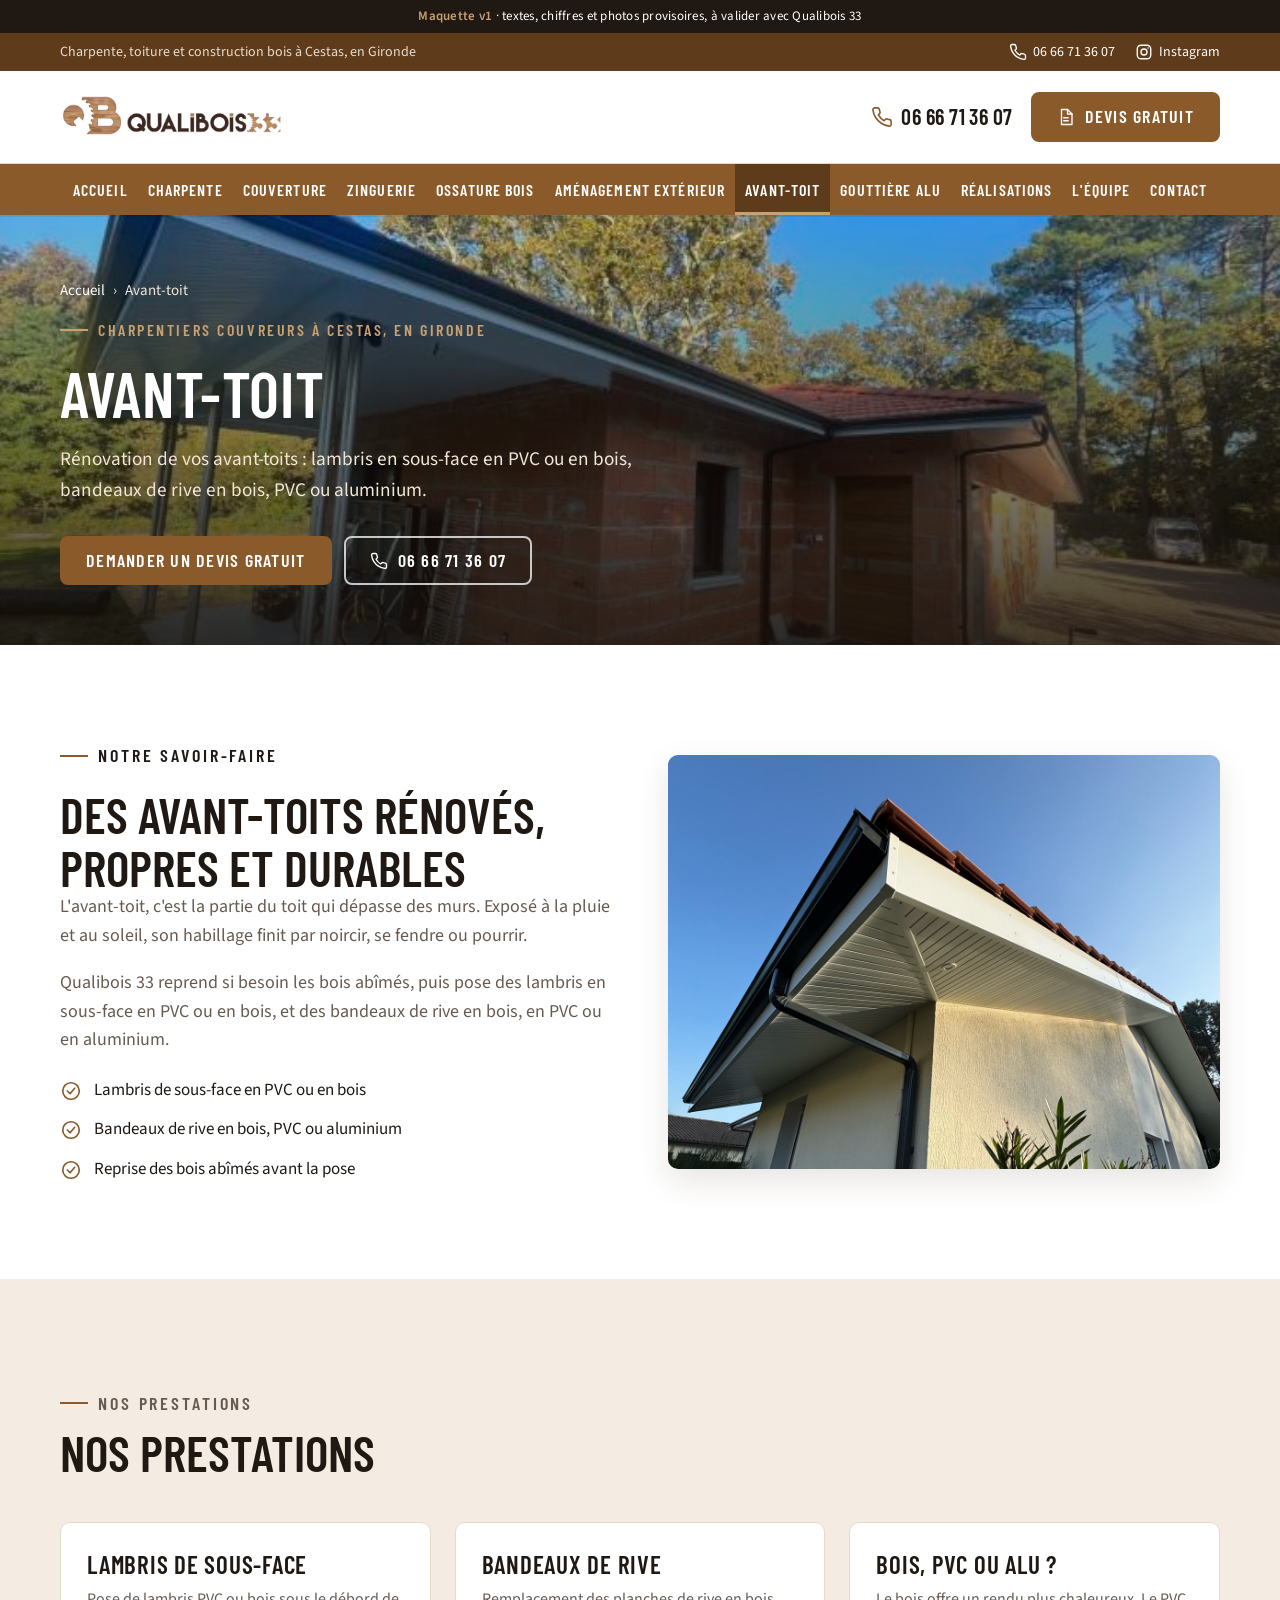
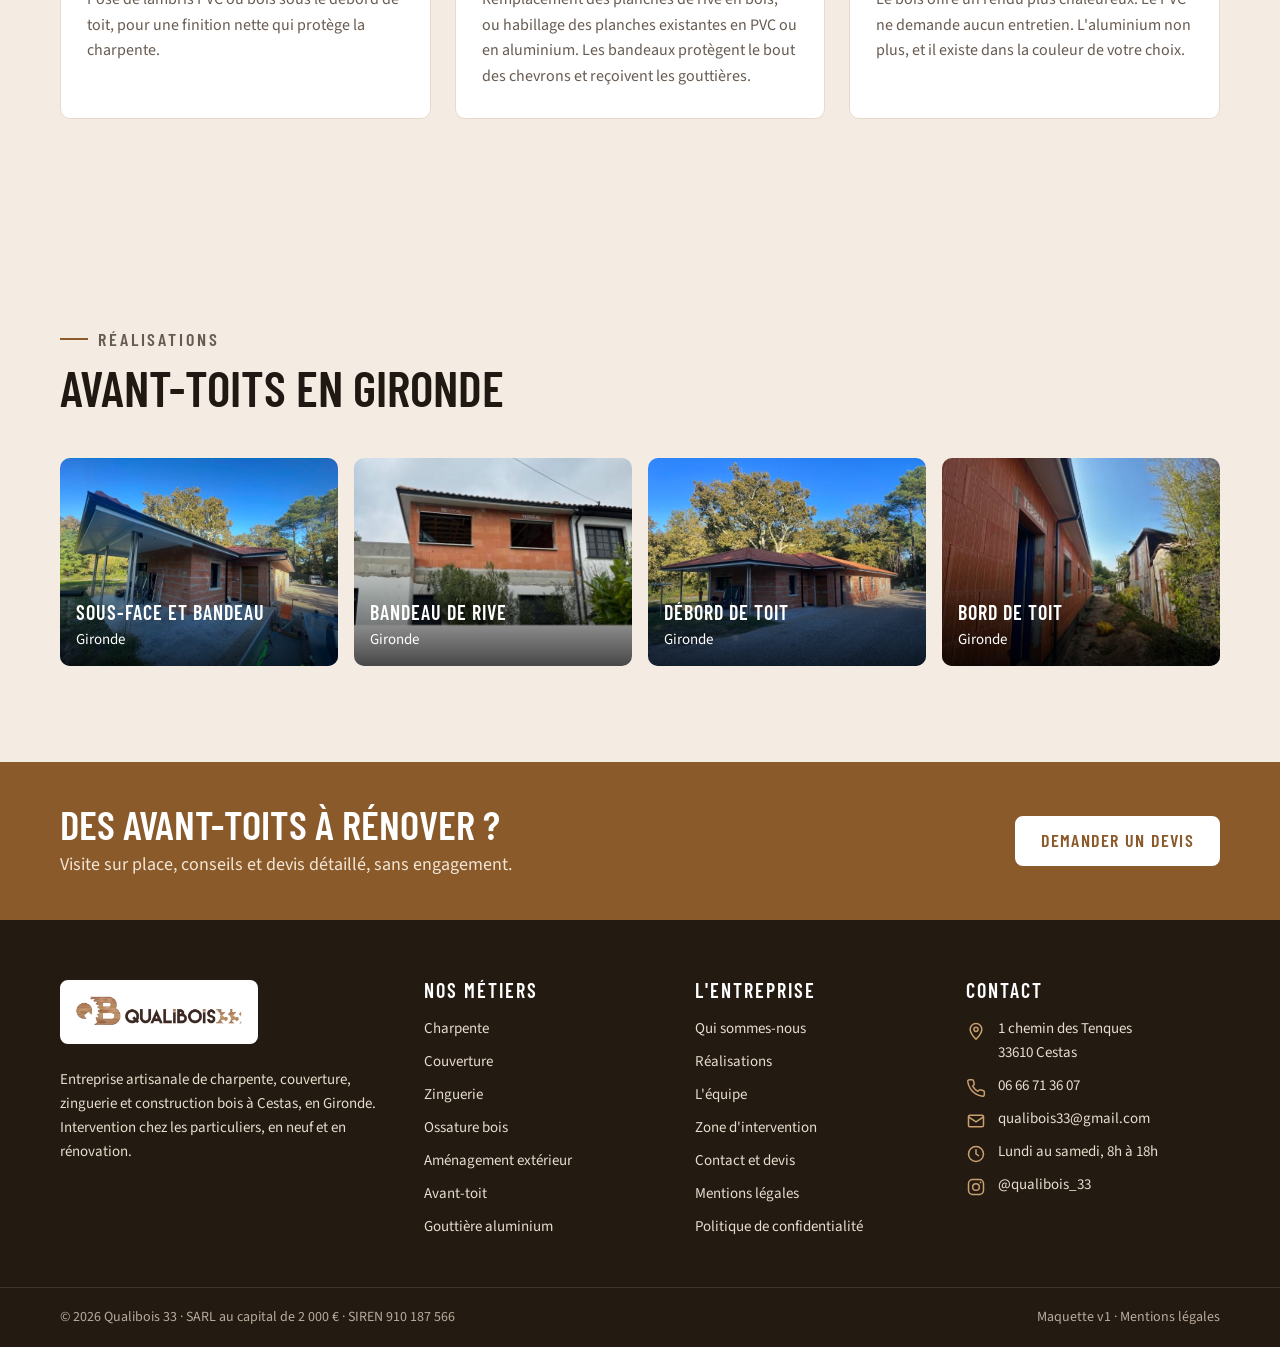
<file: site/avant-toit.html>
<!DOCTYPE html>
<html lang="fr">
<head>
<meta charset="utf-8">
<meta name="viewport" content="width=device-width, initial-scale=1, viewport-fit=cover">
<meta name="robots" content="noindex, nofollow">
<title>Rénovation d&#x27;avant-toit à Cestas et en Gironde · Qualibois 33</title>
<meta name="description" content="Rénovation d&#x27;avant-toits : lambris en sous-face en PVC ou en bois, bandeaux de rive en bois, PVC ou aluminium, posés par Qualibois 33 à Cestas, près de Bordeaux. Devis gratuit.">
<link rel="canonical" href="https://qualibois33.com/avant-toit.html">
<meta property="og:title" content="Rénovation d&#x27;avant-toit à Cestas et en Gironde · Qualibois 33">
<meta property="og:description" content="Rénovation de vos avant-toits : lambris en sous-face en PVC ou en bois, bandeaux de rive en bois, PVC ou aluminium.">
<meta property="og:image" content="https://qualibois33.com/img/gouttiere-03.jpg">
<meta property="og:type" content="website">
<meta property="og:locale" content="fr_FR">
<link rel="preconnect" href="https://fonts.googleapis.com">
<link rel="preconnect" href="https://fonts.gstatic.com" crossorigin>
<link rel="stylesheet" href="https://fonts.googleapis.com/css2?family=Barlow+Condensed:wght@500;600;700&family=Source+Sans+3:ital,wght@0,400;0,600;1,400&display=swap">
<link rel="stylesheet" href="css/style.css">
</head>
<body>
<svg hidden aria-hidden="true" xmlns="http://www.w3.org/2000/svg">
  <symbol id="i-tel" viewBox="0 0 24 24"><path d="M22 16.9v3a2 2 0 0 1-2.2 2 19.8 19.8 0 0 1-8.6-3.1 19.5 19.5 0 0 1-6-6A19.8 19.8 0 0 1 2.1 4.2 2 2 0 0 1 4.1 2h3a2 2 0 0 1 2 1.7c.1.9.4 1.8.7 2.6a2 2 0 0 1-.5 2.1L8 9.7a16 16 0 0 0 6.3 6.3l1.3-1.3a2 2 0 0 1 2.1-.5c.8.3 1.7.6 2.6.7a2 2 0 0 1 1.7 2z"/></symbol>
  <symbol id="i-mail" viewBox="0 0 24 24"><rect x="3" y="5" width="18" height="14" rx="2"/><path d="m3 7 9 6 9-6"/></symbol>
  <symbol id="i-pin" viewBox="0 0 24 24"><path d="M12 22s7-7.1 7-12a7 7 0 1 0-14 0c0 4.9 7 12 7 12z"/><circle cx="12" cy="10" r="2.5"/></symbol>
  <symbol id="i-horloge" viewBox="0 0 24 24"><circle cx="12" cy="12" r="9"/><path d="M12 7v5l3 2"/></symbol>
  <symbol id="i-instagram" viewBox="0 0 24 24"><rect x="3" y="3" width="18" height="18" rx="5"/><circle cx="12" cy="12" r="4"/><circle cx="17.5" cy="6.5" r="1" fill="currentColor" stroke="none"/></symbol>
  <symbol id="i-check" viewBox="0 0 24 24"><circle cx="12" cy="12" r="9"/><path d="m8 12 3 3 5-6"/></symbol>
  <symbol id="i-fleche" viewBox="0 0 24 24"><path d="M5 12h14M13 6l6 6-6 6"/></symbol>
  <symbol id="i-devis" viewBox="0 0 24 24"><path d="M6 2h8l6 6v14H6z"/><path d="M14 2v6h6M9 13h6M9 17h6"/></symbol>
</svg>

<a class="skip" href="#contenu">Aller au contenu</a>
<div class="ruban"><strong>Maquette v1</strong> · textes, chiffres et photos provisoires, à valider avec Qualibois 33</div>

<div class="topbar">
  <div class="container">
    <div class="gauche">Charpente, toiture et construction bois à Cestas, en Gironde</div>
    <div class="droite">
      <a href="tel:+33666713607"><svg class="ico"><use href="#i-tel"/></svg>06 66 71 36 07</a>
      <a href="https://www.instagram.com/qualibois_33/" target="_blank" rel="noopener"><svg class="ico"><use href="#i-instagram"/></svg>Instagram</a>
    </div>
  </div>
</div>

<header class="entete">
  <div class="container">
    <a class="logo" href="index.html" aria-label="Qualibois 33, accueil"><img src="img/logo-qualibois33.png" alt="Qualibois 33, charpente et couverture" width="300" height="76"></a>
    <div class="actions">
      <a class="tel" href="tel:+33666713607"><svg class="ico"><use href="#i-tel"/></svg>06 66 71 36 07</a>
      <a class="btn btn-plein" href="index.html#contact"><svg class="ico"><use href="#i-devis"/></svg>Devis gratuit</a>
      <button class="burger" type="button" aria-expanded="false" aria-controls="menu"><span></span>Menu</button>
    </div>
  </div>
</header>

<nav class="nav" id="menu" aria-label="Nos métiers">
  <button class="fermer" type="button">Fermer</button>
  <ul>
    <li><a href="index.html">Accueil</a></li>
    <li><a href="charpente.html">Charpente</a></li>
    <li><a href="couverture.html">Couverture</a></li>
    <li><a href="zinguerie.html">Zinguerie</a></li>
    <li><a href="ossature-bois.html">Ossature bois</a></li>
    <li><a href="amenagement-exterieur.html">Aménagement extérieur</a></li>
    <li><a href="avant-toit.html" aria-current="page">Avant-toit</a></li>
    <li><a href="gouttiere-aluminium.html">Gouttière alu</a></li>
    <li><a href="realisations.html">Réalisations</a></li>
    <li><a href="index.html#equipe">L&#x27;équipe</a></li>
    <li><a href="index.html#contact">Contact</a></li>
  </ul>
</nav>

<main id="contenu">

<section class="hero hero-page" aria-labelledby="titre-page">
  <img class="fond" src="img/gouttiere-03.jpg" alt="" fetchpriority="high">
  <div class="container">
    <nav class="fil" aria-label="Fil d'Ariane"><a href="index.html">Accueil</a><span aria-hidden="true">›</span><span>Avant-toit</span></nav>
    <p class="kicker">Charpentiers couvreurs à Cestas, en Gironde</p>
    <h1 id="titre-page">Avant-toit</h1>
    <p class="sous">Rénovation de vos avant-toits : lambris en sous-face en PVC ou en bois, bandeaux de rive en bois, PVC ou aluminium.</p>
    <div class="actions">
      <a class="btn btn-plein" href="index.html#contact">Demander un devis gratuit</a>
      <a class="btn btn-contour" href="tel:+33666713607"><svg class="ico"><use href="#i-tel"/></svg>06 66 71 36 07</a>
    </div>
  </div>
</section>

<section class="section">
  <div class="container deux-colonnes">
    <div class="texte">
      <p class="kicker">Notre savoir-faire</p>
      <h2 class="titre">Des avant-toits rénovés, propres et durables</h2>
      <p>L&#x27;avant-toit, c&#x27;est la partie du toit qui dépasse des murs. Exposé à la pluie et au soleil, son habillage finit par noircir, se fendre ou pourrir.</p>
      <p>Qualibois 33 reprend si besoin les bois abîmés, puis pose des lambris en sous-face en PVC ou en bois, et des bandeaux de rive en bois, en PVC ou en aluminium.</p>
      <ul class="liste-coches">
        <li><svg class="ico"><use href="#i-check"/></svg>Lambris de sous-face en PVC ou en bois</li>
        <li><svg class="ico"><use href="#i-check"/></svg>Bandeaux de rive en bois, PVC ou aluminium</li>
        <li><svg class="ico"><use href="#i-check"/></svg>Reprise des bois abîmés avant la pose</li>
      </ul>
    </div>
    <div class="photo"><img src="img/avant-toit-sous-face-lambris.jpg" alt="Avant-toit rénové avec lambris blanc en sous-face, bandeau de rive et gouttière" loading="lazy"></div>
  </div>
</section>

<section class="section sable">
  <div class="container">
    <div class="entete-section">
      <p class="kicker">Nos prestations</p>
      <h2 class="titre">Nos prestations</h2>
    </div>
    <div class="colonnes">
      <div class="colonne">
        <h3>Lambris de sous-face</h3>
        <p>Pose de lambris PVC ou bois sous le débord de toit, pour une finition nette qui protège la charpente.</p>
      </div>
      <div class="colonne">
        <h3>Bandeaux de rive</h3>
        <p>Remplacement des planches de rive en bois, ou habillage des planches existantes en PVC ou en aluminium. Les bandeaux protègent le bout des chevrons et reçoivent les gouttières.</p>
      </div>
      <div class="colonne">
        <h3>Bois, PVC ou alu ?</h3>
        <p>Le bois offre un rendu plus chaleureux. Le PVC ne demande aucun entretien. L&#x27;aluminium non plus, et il existe dans la couleur de votre choix.</p>
      </div>
    </div>
  </div>
</section>

<section class="section sable">
  <div class="container">
    <div class="entete-section">
      <p class="kicker">Réalisations</p>
      <h2 class="titre">Avant-toits en Gironde</h2>
    </div>
    <div class="galerie quatre">
      <figure><img src="img/gouttiere-03.jpg" alt="Grand avant-toit avec sous-face et bandeau blancs" loading="lazy"><figcaption><strong>Sous-face et bandeau</strong>Gironde</figcaption></figure>
      <figure><img src="img/gouttiere-04.jpg" alt="Avant-toit et bandeau de rive sur une façade" loading="lazy"><figcaption><strong>Bandeau de rive</strong>Gironde</figcaption></figure>
      <figure><img src="img/gouttiere-01.jpg" alt="Maison de plain-pied avec débord de toit" loading="lazy"><figcaption><strong>Débord de toit</strong>Gironde</figcaption></figure>
      <figure><img src="img/gouttiere-02.jpg" alt="Bord de toit et gouttière le long d&#x27;une façade" loading="lazy"><figcaption><strong>Bord de toit</strong>Gironde</figcaption></figure>
    </div>
  </div>
</section>

<section class="cta">
  <div class="container">
    <div>
      <h2>Des avant-toits à rénover ?</h2>
      <p>Visite sur place, conseils et devis détaillé, sans engagement.</p>
    </div>
    <a class="btn btn-blanc" href="index.html#contact">Demander un devis</a>
  </div>
</section>

</main>

<footer class="footer">
  <div class="container haut">
    <div>
      <div class="chip"><img src="img/logo-qualibois33.png" alt="Qualibois 33" width="300" height="76"></div>
      <p>Entreprise artisanale de charpente, couverture, zinguerie et construction bois à Cestas, en Gironde. Intervention chez les particuliers, en neuf et en rénovation.</p>
    </div>
    <div>
      <h3>Nos métiers</h3>
      <ul>
        <li><a href="charpente.html">Charpente</a></li><li><a href="couverture.html">Couverture</a></li><li><a href="zinguerie.html">Zinguerie</a></li><li><a href="ossature-bois.html">Ossature bois</a></li><li><a href="amenagement-exterieur.html">Aménagement extérieur</a></li><li><a href="avant-toit.html">Avant-toit</a></li><li><a href="gouttiere-aluminium.html">Gouttière aluminium</a></li>
      </ul>
    </div>
    <div>
      <h3>L'entreprise</h3>
      <ul>
        <li><a href="index.html#entreprise">Qui sommes-nous</a></li><li><a href="realisations.html">Réalisations</a></li><li><a href="index.html#equipe">L'équipe</a></li><li><a href="index.html#zone">Zone d'intervention</a></li><li><a href="index.html#contact">Contact et devis</a></li><li><a href="#">Mentions légales</a></li><li><a href="#">Politique de confidentialité</a></li>
      </ul>
    </div>
    <div>
      <h3>Contact</h3>
      <ul>
        <li class="bloc"><svg class="ico"><use href="#i-pin"/></svg><span>1 chemin des Tenques<br>33610 Cestas</span></li>
        <li class="bloc"><svg class="ico"><use href="#i-tel"/></svg><a href="tel:+33666713607">06 66 71 36 07</a></li>
        <li class="bloc"><svg class="ico"><use href="#i-mail"/></svg><a href="mailto:qualibois33@gmail.com">qualibois33@gmail.com</a></li>
        <li class="bloc"><svg class="ico"><use href="#i-horloge"/></svg><span>Lundi au samedi, 8h à 18h</span></li>
        <li class="bloc"><svg class="ico"><use href="#i-instagram"/></svg><a href="https://www.instagram.com/qualibois_33/" target="_blank" rel="noopener">@qualibois_33</a></li>
      </ul>
    </div>
  </div>
  <div class="footer-bas">
    <div class="container">
      <span>© <span data-annee>2026</span> Qualibois 33 · SARL au capital de 2 000 € · SIREN 910 187 566</span>
      <span>Maquette v1 · <a href="#">Mentions légales</a></span>
    </div>
  </div>
</footer>

<script src="js/main.js"></script>
</body>
</html>
</file>
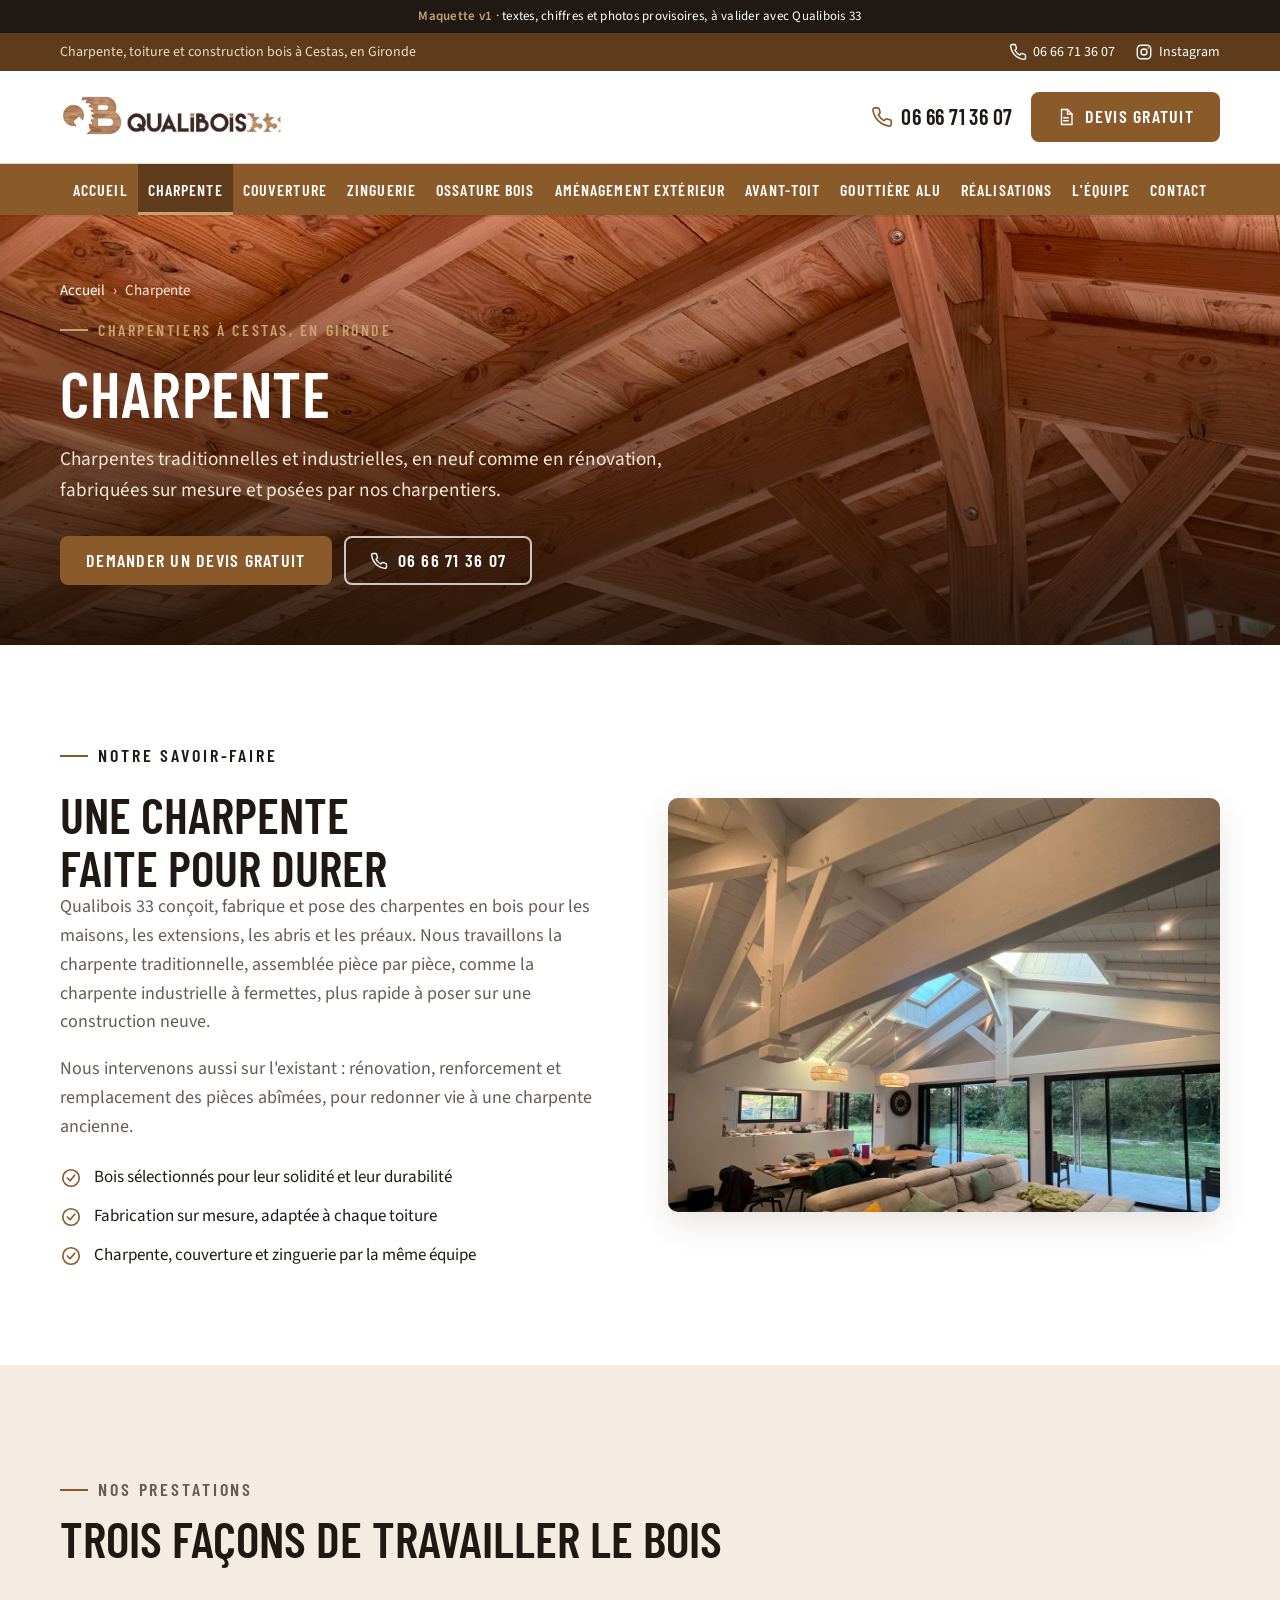
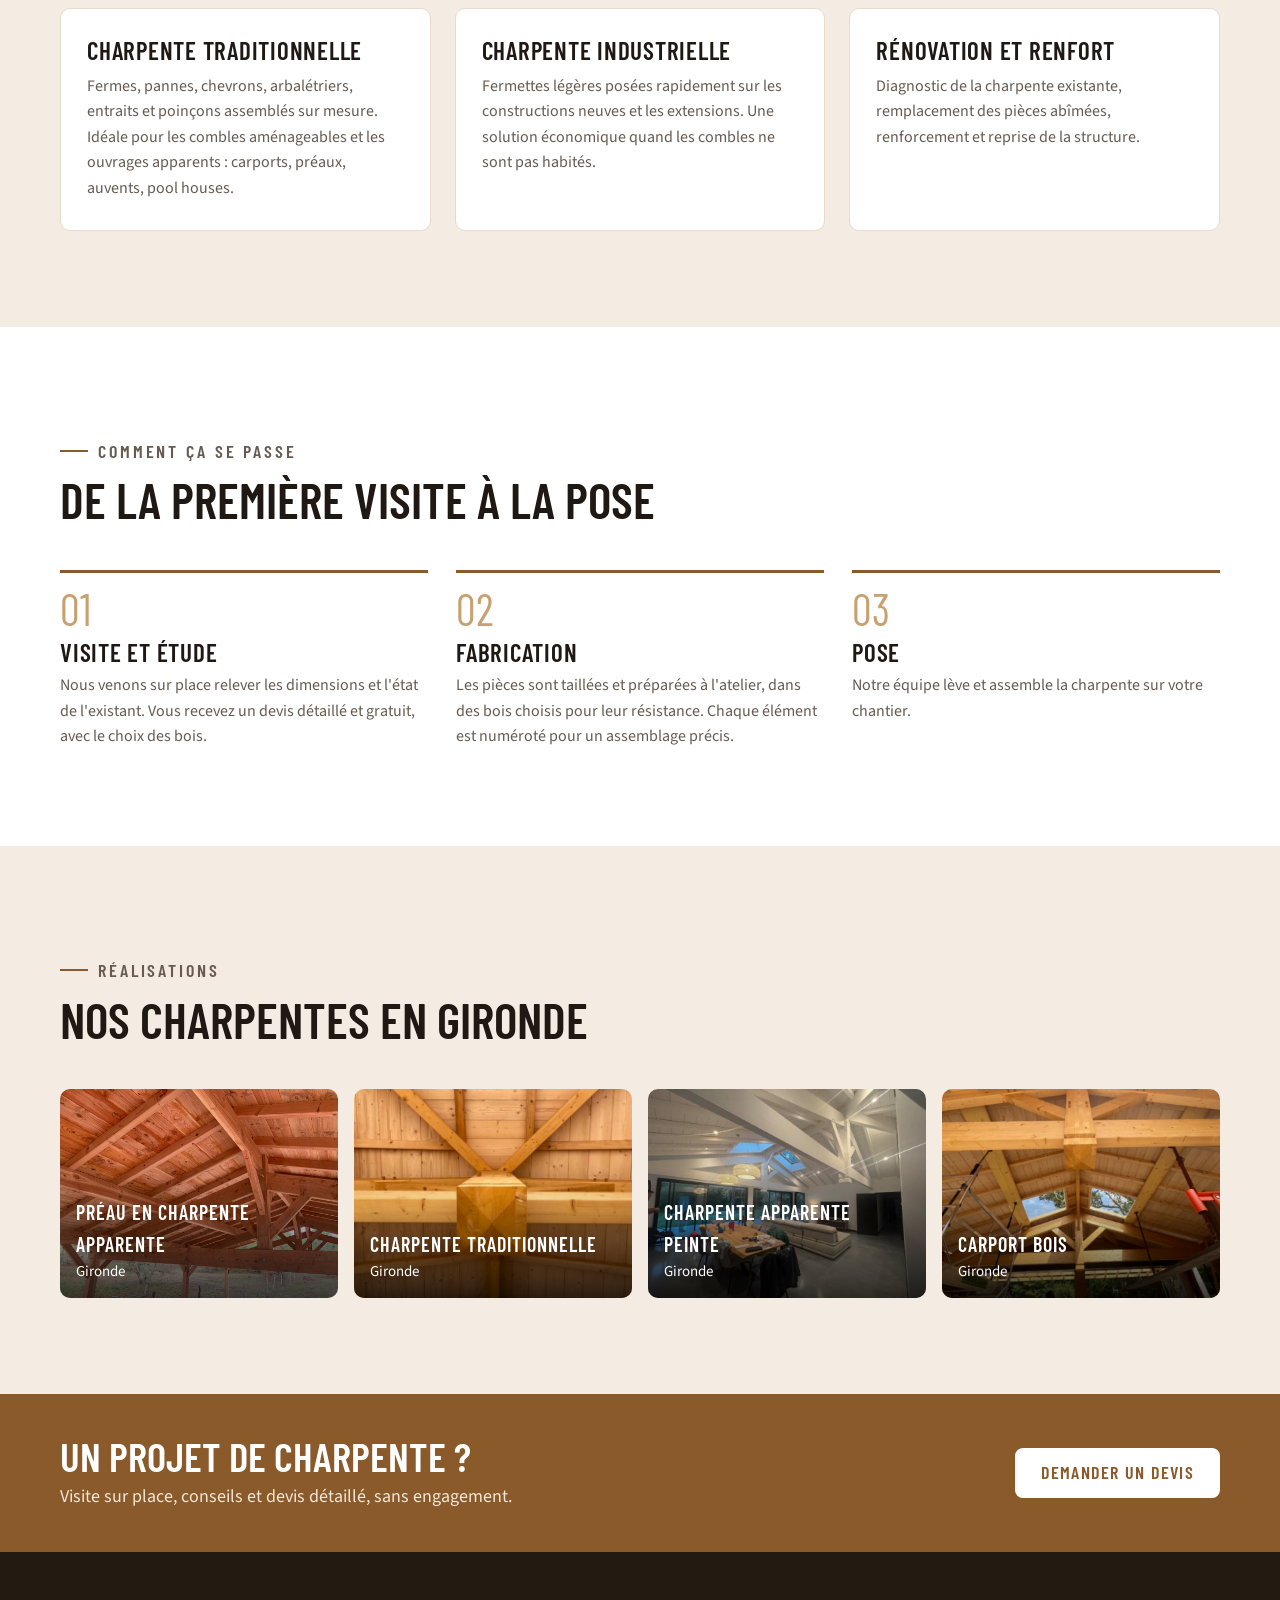
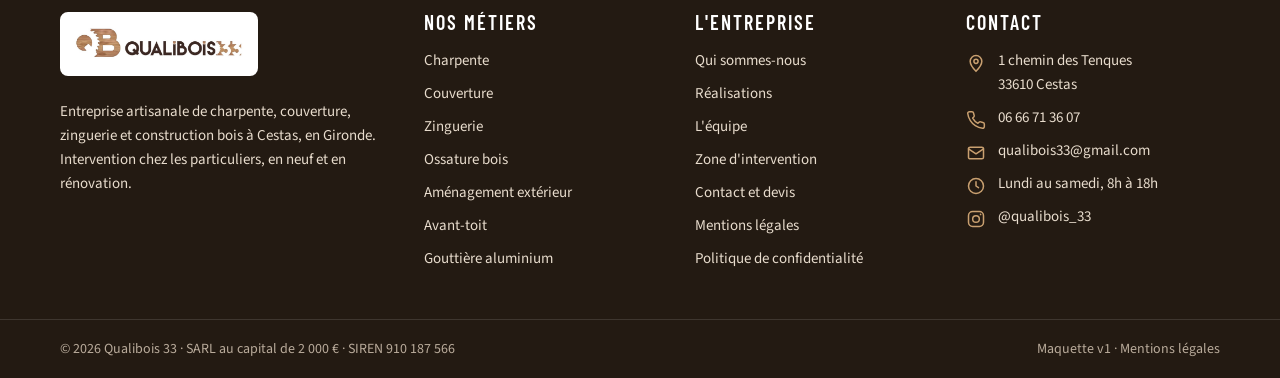
<file: site/charpente.html>
<!DOCTYPE html>
<html lang="fr">
<head>
<meta charset="utf-8">
<meta name="viewport" content="width=device-width, initial-scale=1, viewport-fit=cover">
<meta name="robots" content="noindex, nofollow">
<title>Charpente à Cestas et en Gironde · Qualibois 33</title>
<meta name="description" content="Charpentes traditionnelles et industrielles, en neuf et en rénovation, fabriquées et posées par les charpentiers de Qualibois 33 à Cestas, près de Bordeaux. Devis gratuit.">
<link rel="canonical" href="https://qualibois33.com/charpente.html">
<meta property="og:title" content="Charpente à Cestas et en Gironde · Qualibois 33">
<meta property="og:description" content="Charpentes traditionnelles et industrielles, en neuf comme en rénovation, fabriquées sur mesure et posées par nos charpentiers.">
<meta property="og:image" content="https://qualibois33.com/img/hero-charpente-1500.jpg">
<meta property="og:type" content="website">
<meta property="og:locale" content="fr_FR">
<link rel="preconnect" href="https://fonts.googleapis.com">
<link rel="preconnect" href="https://fonts.gstatic.com" crossorigin>
<link rel="stylesheet" href="https://fonts.googleapis.com/css2?family=Barlow+Condensed:wght@500;600;700&family=Source+Sans+3:ital,wght@0,400;0,600;1,400&display=swap">
<link rel="stylesheet" href="css/style.css">
</head>
<body>
<svg hidden aria-hidden="true" xmlns="http://www.w3.org/2000/svg">
  <symbol id="i-tel" viewBox="0 0 24 24"><path d="M22 16.9v3a2 2 0 0 1-2.2 2 19.8 19.8 0 0 1-8.6-3.1 19.5 19.5 0 0 1-6-6A19.8 19.8 0 0 1 2.1 4.2 2 2 0 0 1 4.1 2h3a2 2 0 0 1 2 1.7c.1.9.4 1.8.7 2.6a2 2 0 0 1-.5 2.1L8 9.7a16 16 0 0 0 6.3 6.3l1.3-1.3a2 2 0 0 1 2.1-.5c.8.3 1.7.6 2.6.7a2 2 0 0 1 1.7 2z"/></symbol>
  <symbol id="i-mail" viewBox="0 0 24 24"><rect x="3" y="5" width="18" height="14" rx="2"/><path d="m3 7 9 6 9-6"/></symbol>
  <symbol id="i-pin" viewBox="0 0 24 24"><path d="M12 22s7-7.1 7-12a7 7 0 1 0-14 0c0 4.9 7 12 7 12z"/><circle cx="12" cy="10" r="2.5"/></symbol>
  <symbol id="i-horloge" viewBox="0 0 24 24"><circle cx="12" cy="12" r="9"/><path d="M12 7v5l3 2"/></symbol>
  <symbol id="i-instagram" viewBox="0 0 24 24"><rect x="3" y="3" width="18" height="18" rx="5"/><circle cx="12" cy="12" r="4"/><circle cx="17.5" cy="6.5" r="1" fill="currentColor" stroke="none"/></symbol>
  <symbol id="i-check" viewBox="0 0 24 24"><circle cx="12" cy="12" r="9"/><path d="m8 12 3 3 5-6"/></symbol>
  <symbol id="i-fleche" viewBox="0 0 24 24"><path d="M5 12h14M13 6l6 6-6 6"/></symbol>
  <symbol id="i-devis" viewBox="0 0 24 24"><path d="M6 2h8l6 6v14H6z"/><path d="M14 2v6h6M9 13h6M9 17h6"/></symbol>
</svg>

<a class="skip" href="#contenu">Aller au contenu</a>
<div class="ruban"><strong>Maquette v1</strong> · textes, chiffres et photos provisoires, à valider avec Qualibois 33</div>

<div class="topbar">
  <div class="container">
    <div class="gauche">Charpente, toiture et construction bois à Cestas, en Gironde</div>
    <div class="droite">
      <a href="tel:+33666713607"><svg class="ico"><use href="#i-tel"/></svg>06 66 71 36 07</a>
      <a href="https://www.instagram.com/qualibois_33/" target="_blank" rel="noopener"><svg class="ico"><use href="#i-instagram"/></svg>Instagram</a>
    </div>
  </div>
</div>

<header class="entete">
  <div class="container">
    <a class="logo" href="index.html" aria-label="Qualibois 33, accueil"><img src="img/logo-qualibois33.png" alt="Qualibois 33, charpente et couverture" width="300" height="76"></a>
    <div class="actions">
      <a class="tel" href="tel:+33666713607"><svg class="ico"><use href="#i-tel"/></svg>06 66 71 36 07</a>
      <a class="btn btn-plein" href="index.html#contact"><svg class="ico"><use href="#i-devis"/></svg>Devis gratuit</a>
      <button class="burger" type="button" aria-expanded="false" aria-controls="menu"><span></span>Menu</button>
    </div>
  </div>
</header>

<nav class="nav" id="menu" aria-label="Nos métiers">
  <button class="fermer" type="button">Fermer</button>
  <ul>
    <li><a href="index.html">Accueil</a></li>
    <li><a href="charpente.html" aria-current="page">Charpente</a></li>
    <li><a href="couverture.html">Couverture</a></li>
    <li><a href="zinguerie.html">Zinguerie</a></li>
    <li><a href="ossature-bois.html">Ossature bois</a></li>
    <li><a href="amenagement-exterieur.html">Aménagement extérieur</a></li>
    <li><a href="avant-toit.html">Avant-toit</a></li>
    <li><a href="gouttiere-aluminium.html">Gouttière alu</a></li>
    <li><a href="realisations.html">Réalisations</a></li>
    <li><a href="index.html#equipe">L&#x27;équipe</a></li>
    <li><a href="index.html#contact">Contact</a></li>
  </ul>
</nav>

<main id="contenu">

<section class="hero hero-page" aria-labelledby="titre-page">
  <picture><source media="(max-width: 1023px)" srcset="img/hero-charpente.jpg"><img class="fond" src="img/hero-charpente-1500.jpg" alt="" fetchpriority="high"></picture>
  <div class="container">
    <nav class="fil" aria-label="Fil d'Ariane"><a href="index.html">Accueil</a><span aria-hidden="true">›</span><span>Charpente</span></nav>
    <p class="kicker">Charpentiers à Cestas, en Gironde</p>
    <h1 id="titre-page">Charpente</h1>
    <p class="sous">Charpentes traditionnelles et industrielles, en neuf comme en rénovation, fabriquées sur mesure et posées par nos charpentiers.</p>
    <div class="actions">
      <a class="btn btn-plein" href="index.html#contact">Demander un devis gratuit</a>
      <a class="btn btn-contour" href="tel:+33666713607"><svg class="ico"><use href="#i-tel"/></svg>06 66 71 36 07</a>
    </div>
  </div>
</section>

<section class="section">
  <div class="container deux-colonnes">
    <div class="texte">
      <p class="kicker">Notre savoir-faire</p>
      <h2 class="titre">Une charpente faite pour durer</h2>
      <p>Qualibois 33 conçoit, fabrique et pose des charpentes en bois pour les maisons, les extensions, les abris et les préaux. Nous travaillons la charpente traditionnelle, assemblée pièce par pièce, comme la charpente industrielle à fermettes, plus rapide à poser sur une construction neuve.</p>
      <p>Nous intervenons aussi sur l&#x27;existant : rénovation, renforcement et remplacement des pièces abîmées, pour redonner vie à une charpente ancienne.</p>
      <ul class="liste-coches">
        <li><svg class="ico"><use href="#i-check"/></svg>Bois sélectionnés pour leur solidité et leur durabilité</li>
        <li><svg class="ico"><use href="#i-check"/></svg>Fabrication sur mesure, adaptée à chaque toiture</li>
        <li><svg class="ico"><use href="#i-check"/></svg>Charpente, couverture et zinguerie par la même équipe</li>
      </ul>
    </div>
    <div class="photo"><img src="img/charpente-sejour.jpg" alt="Charpente traditionnelle apparente peinte en blanc dans un séjour, avec fenêtres de toit, réalisée par Qualibois 33" loading="lazy"></div>
  </div>
</section>

<section class="section sable">
  <div class="container">
    <div class="entete-section">
      <p class="kicker">Nos prestations</p>
      <h2 class="titre">Trois façons de travailler le bois</h2>
    </div>
    <div class="colonnes">
      <div class="colonne">
        <h3>Charpente traditionnelle</h3>
        <p>Fermes, pannes, chevrons, arbalétriers, entraits et poinçons assemblés sur mesure. Idéale pour les combles aménageables et les ouvrages apparents : carports, préaux, auvents, pool houses.</p>
      </div>
      <div class="colonne">
        <h3>Charpente industrielle</h3>
        <p>Fermettes légères posées rapidement sur les constructions neuves et les extensions. Une solution économique quand les combles ne sont pas habités.</p>
      </div>
      <div class="colonne">
        <h3>Rénovation et renfort</h3>
        <p>Diagnostic de la charpente existante, remplacement des pièces abîmées, renforcement et reprise de la structure.</p>
      </div>
    </div>
  </div>
</section>

<section class="section">
  <div class="container">
    <div class="entete-section">
      <p class="kicker">Comment ça se passe</p>
      <h2 class="titre">De la première visite à la pose</h2>
    </div>
    <div class="etapes">
      <div class="etape"><h3>Visite et étude</h3><p>Nous venons sur place relever les dimensions et l&#x27;état de l&#x27;existant. Vous recevez un devis détaillé et gratuit, avec le choix des bois.</p></div>
      <div class="etape"><h3>Fabrication</h3><p>Les pièces sont taillées et préparées à l&#x27;atelier, dans des bois choisis pour leur résistance. Chaque élément est numéroté pour un assemblage précis.</p></div>
      <div class="etape"><h3>Pose</h3><p>Notre équipe lève et assemble la charpente sur votre chantier.</p></div>
    </div>
  </div>
</section>

<section class="section sable">
  <div class="container">
    <div class="entete-section">
      <p class="kicker">Réalisations</p>
      <h2 class="titre">Nos charpentes en Gironde</h2>
    </div>
    <div class="galerie quatre">
      <figure><img src="img/hero-charpente.jpg" alt="Préau en charpente bois apparente, vue de dessous" loading="lazy"><figcaption><strong>Préau en charpente apparente</strong>Gironde</figcaption></figure>
      <figure><img src="img/charpente-01.jpg" alt="Charpente traditionnelle avec poinçon central" loading="lazy"><figcaption><strong>Charpente traditionnelle</strong>Gironde</figcaption></figure>
      <figure><img src="img/charpente-02.jpg" alt="Charpente apparente peinte en blanc dans un séjour" loading="lazy"><figcaption><strong>Charpente apparente peinte</strong>Gironde</figcaption></figure>
      <figure><img src="img/charpente-carport.jpg" alt="Carport en charpente bois" loading="lazy"><figcaption><strong>Carport bois</strong>Gironde</figcaption></figure>
    </div>
  </div>
</section>

<section class="cta">
  <div class="container">
    <div>
      <h2>Un projet de charpente ?</h2>
      <p>Visite sur place, conseils et devis détaillé, sans engagement.</p>
    </div>
    <a class="btn btn-blanc" href="index.html#contact">Demander un devis</a>
  </div>
</section>

</main>

<footer class="footer">
  <div class="container haut">
    <div>
      <div class="chip"><img src="img/logo-qualibois33.png" alt="Qualibois 33" width="300" height="76"></div>
      <p>Entreprise artisanale de charpente, couverture, zinguerie et construction bois à Cestas, en Gironde. Intervention chez les particuliers, en neuf et en rénovation.</p>
    </div>
    <div>
      <h3>Nos métiers</h3>
      <ul>
        <li><a href="charpente.html">Charpente</a></li><li><a href="couverture.html">Couverture</a></li><li><a href="zinguerie.html">Zinguerie</a></li><li><a href="ossature-bois.html">Ossature bois</a></li><li><a href="amenagement-exterieur.html">Aménagement extérieur</a></li><li><a href="avant-toit.html">Avant-toit</a></li><li><a href="gouttiere-aluminium.html">Gouttière aluminium</a></li>
      </ul>
    </div>
    <div>
      <h3>L'entreprise</h3>
      <ul>
        <li><a href="index.html#entreprise">Qui sommes-nous</a></li><li><a href="realisations.html">Réalisations</a></li><li><a href="index.html#equipe">L'équipe</a></li><li><a href="index.html#zone">Zone d'intervention</a></li><li><a href="index.html#contact">Contact et devis</a></li><li><a href="#">Mentions légales</a></li><li><a href="#">Politique de confidentialité</a></li>
      </ul>
    </div>
    <div>
      <h3>Contact</h3>
      <ul>
        <li class="bloc"><svg class="ico"><use href="#i-pin"/></svg><span>1 chemin des Tenques<br>33610 Cestas</span></li>
        <li class="bloc"><svg class="ico"><use href="#i-tel"/></svg><a href="tel:+33666713607">06 66 71 36 07</a></li>
        <li class="bloc"><svg class="ico"><use href="#i-mail"/></svg><a href="mailto:qualibois33@gmail.com">qualibois33@gmail.com</a></li>
        <li class="bloc"><svg class="ico"><use href="#i-horloge"/></svg><span>Lundi au samedi, 8h à 18h</span></li>
        <li class="bloc"><svg class="ico"><use href="#i-instagram"/></svg><a href="https://www.instagram.com/qualibois_33/" target="_blank" rel="noopener">@qualibois_33</a></li>
      </ul>
    </div>
  </div>
  <div class="footer-bas">
    <div class="container">
      <span>© <span data-annee>2026</span> Qualibois 33 · SARL au capital de 2 000 € · SIREN 910 187 566</span>
      <span>Maquette v1 · <a href="#">Mentions légales</a></span>
    </div>
  </div>
</footer>

<script src="js/main.js"></script>
</body>
</html>
</file>
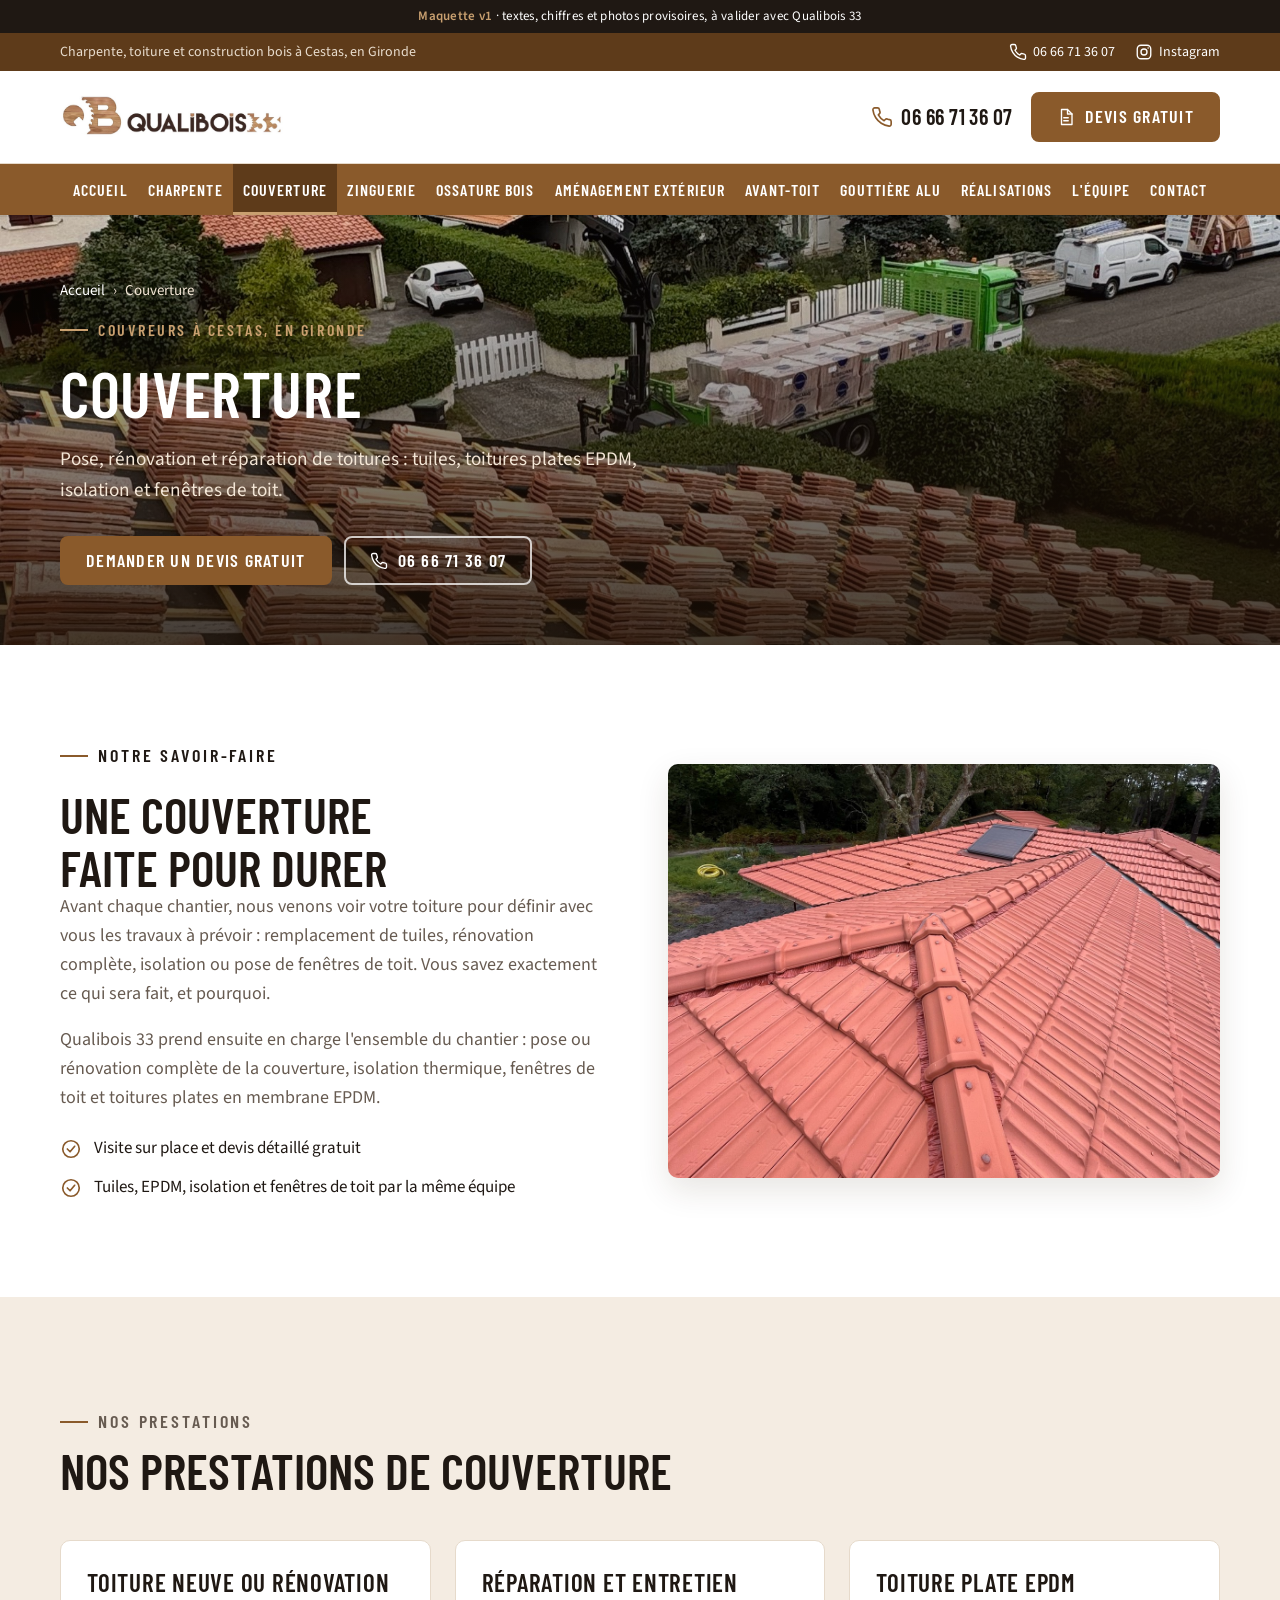
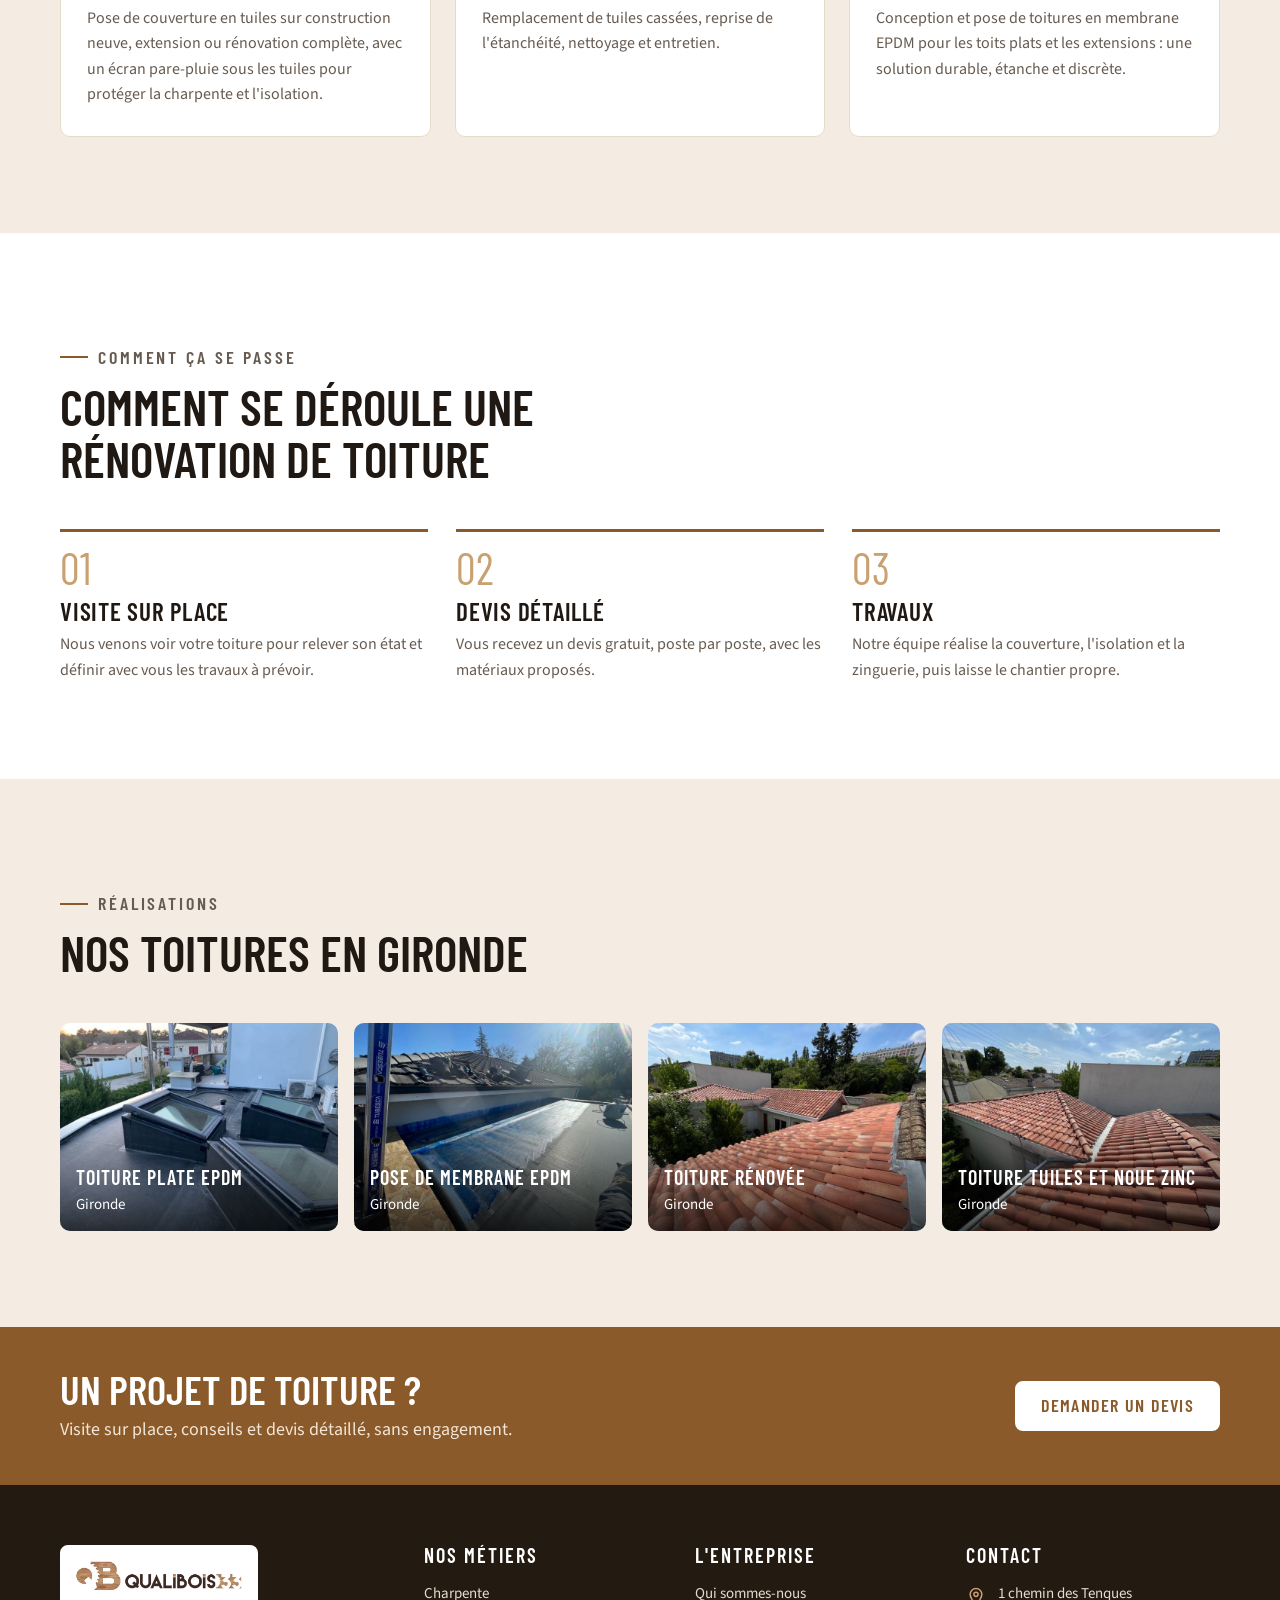
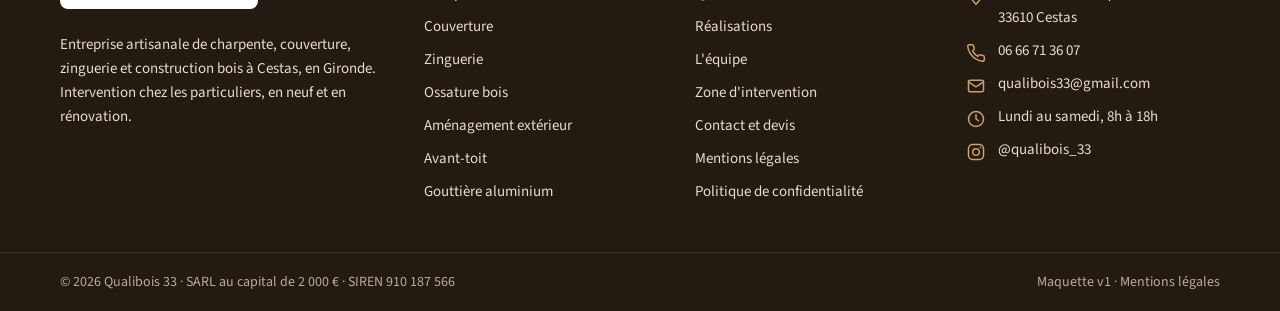
<file: site/couverture.html>
<!DOCTYPE html>
<html lang="fr">
<head>
<meta charset="utf-8">
<meta name="viewport" content="width=device-width, initial-scale=1, viewport-fit=cover">
<meta name="robots" content="noindex, nofollow">
<title>Couverture à Cestas et en Gironde · Qualibois 33</title>
<meta name="description" content="Pose, rénovation et réparation de toitures en tuiles, toitures plates EPDM, isolation et fenêtres de toit par les couvreurs de Qualibois 33 à Cestas, près de Bordeaux. Devis gratuit.">
<link rel="canonical" href="https://qualibois33.com/couverture.html">
<meta property="og:title" content="Couverture à Cestas et en Gironde · Qualibois 33">
<meta property="og:description" content="Pose, rénovation et réparation de toitures : tuiles, toitures plates EPDM, isolation et fenêtres de toit.">
<meta property="og:image" content="https://qualibois33.com/img/couverture-chantier-tuiles.jpg">
<meta property="og:type" content="website">
<meta property="og:locale" content="fr_FR">
<link rel="preconnect" href="https://fonts.googleapis.com">
<link rel="preconnect" href="https://fonts.gstatic.com" crossorigin>
<link rel="stylesheet" href="https://fonts.googleapis.com/css2?family=Barlow+Condensed:wght@500;600;700&family=Source+Sans+3:ital,wght@0,400;0,600;1,400&display=swap">
<link rel="stylesheet" href="css/style.css">
</head>
<body>
<svg hidden aria-hidden="true" xmlns="http://www.w3.org/2000/svg">
  <symbol id="i-tel" viewBox="0 0 24 24"><path d="M22 16.9v3a2 2 0 0 1-2.2 2 19.8 19.8 0 0 1-8.6-3.1 19.5 19.5 0 0 1-6-6A19.8 19.8 0 0 1 2.1 4.2 2 2 0 0 1 4.1 2h3a2 2 0 0 1 2 1.7c.1.9.4 1.8.7 2.6a2 2 0 0 1-.5 2.1L8 9.7a16 16 0 0 0 6.3 6.3l1.3-1.3a2 2 0 0 1 2.1-.5c.8.3 1.7.6 2.6.7a2 2 0 0 1 1.7 2z"/></symbol>
  <symbol id="i-mail" viewBox="0 0 24 24"><rect x="3" y="5" width="18" height="14" rx="2"/><path d="m3 7 9 6 9-6"/></symbol>
  <symbol id="i-pin" viewBox="0 0 24 24"><path d="M12 22s7-7.1 7-12a7 7 0 1 0-14 0c0 4.9 7 12 7 12z"/><circle cx="12" cy="10" r="2.5"/></symbol>
  <symbol id="i-horloge" viewBox="0 0 24 24"><circle cx="12" cy="12" r="9"/><path d="M12 7v5l3 2"/></symbol>
  <symbol id="i-instagram" viewBox="0 0 24 24"><rect x="3" y="3" width="18" height="18" rx="5"/><circle cx="12" cy="12" r="4"/><circle cx="17.5" cy="6.5" r="1" fill="currentColor" stroke="none"/></symbol>
  <symbol id="i-check" viewBox="0 0 24 24"><circle cx="12" cy="12" r="9"/><path d="m8 12 3 3 5-6"/></symbol>
  <symbol id="i-fleche" viewBox="0 0 24 24"><path d="M5 12h14M13 6l6 6-6 6"/></symbol>
  <symbol id="i-devis" viewBox="0 0 24 24"><path d="M6 2h8l6 6v14H6z"/><path d="M14 2v6h6M9 13h6M9 17h6"/></symbol>
</svg>

<a class="skip" href="#contenu">Aller au contenu</a>
<div class="ruban"><strong>Maquette v1</strong> · textes, chiffres et photos provisoires, à valider avec Qualibois 33</div>

<div class="topbar">
  <div class="container">
    <div class="gauche">Charpente, toiture et construction bois à Cestas, en Gironde</div>
    <div class="droite">
      <a href="tel:+33666713607"><svg class="ico"><use href="#i-tel"/></svg>06 66 71 36 07</a>
      <a href="https://www.instagram.com/qualibois_33/" target="_blank" rel="noopener"><svg class="ico"><use href="#i-instagram"/></svg>Instagram</a>
    </div>
  </div>
</div>

<header class="entete">
  <div class="container">
    <a class="logo" href="index.html" aria-label="Qualibois 33, accueil"><img src="img/logo-qualibois33.png" alt="Qualibois 33, charpente et couverture" width="300" height="76"></a>
    <div class="actions">
      <a class="tel" href="tel:+33666713607"><svg class="ico"><use href="#i-tel"/></svg>06 66 71 36 07</a>
      <a class="btn btn-plein" href="index.html#contact"><svg class="ico"><use href="#i-devis"/></svg>Devis gratuit</a>
      <button class="burger" type="button" aria-expanded="false" aria-controls="menu"><span></span>Menu</button>
    </div>
  </div>
</header>

<nav class="nav" id="menu" aria-label="Nos métiers">
  <button class="fermer" type="button">Fermer</button>
  <ul>
    <li><a href="index.html">Accueil</a></li>
    <li><a href="charpente.html">Charpente</a></li>
    <li><a href="couverture.html" aria-current="page">Couverture</a></li>
    <li><a href="zinguerie.html">Zinguerie</a></li>
    <li><a href="ossature-bois.html">Ossature bois</a></li>
    <li><a href="amenagement-exterieur.html">Aménagement extérieur</a></li>
    <li><a href="avant-toit.html">Avant-toit</a></li>
    <li><a href="gouttiere-aluminium.html">Gouttière alu</a></li>
    <li><a href="realisations.html">Réalisations</a></li>
    <li><a href="index.html#equipe">L&#x27;équipe</a></li>
    <li><a href="index.html#contact">Contact</a></li>
  </ul>
</nav>

<main id="contenu">

<section class="hero hero-page" aria-labelledby="titre-page">
  <img class="fond" src="img/couverture-chantier-tuiles.jpg" alt="" fetchpriority="high">
  <div class="container">
    <nav class="fil" aria-label="Fil d'Ariane"><a href="index.html">Accueil</a><span aria-hidden="true">›</span><span>Couverture</span></nav>
    <p class="kicker">Couvreurs à Cestas, en Gironde</p>
    <h1 id="titre-page">Couverture</h1>
    <p class="sous">Pose, rénovation et réparation de toitures : tuiles, toitures plates EPDM, isolation et fenêtres de toit.</p>
    <div class="actions">
      <a class="btn btn-plein" href="index.html#contact">Demander un devis gratuit</a>
      <a class="btn btn-contour" href="tel:+33666713607"><svg class="ico"><use href="#i-tel"/></svg>06 66 71 36 07</a>
    </div>
  </div>
</section>

<section class="section">
  <div class="container deux-colonnes">
    <div class="texte">
      <p class="kicker">Notre savoir-faire</p>
      <h2 class="titre">Une couverture faite pour durer</h2>
      <p>Avant chaque chantier, nous venons voir votre toiture pour définir avec vous les travaux à prévoir : remplacement de tuiles, rénovation complète, isolation ou pose de fenêtres de toit. Vous savez exactement ce qui sera fait, et pourquoi.</p>
      <p>Qualibois 33 prend ensuite en charge l&#x27;ensemble du chantier : pose ou rénovation complète de la couverture, isolation thermique, fenêtres de toit et toitures plates en membrane EPDM.</p>
      <ul class="liste-coches">
        <li><svg class="ico"><use href="#i-check"/></svg>Visite sur place et devis détaillé gratuit</li>
        <li><svg class="ico"><use href="#i-check"/></svg>Tuiles, EPDM, isolation et fenêtres de toit par la même équipe</li>
      </ul>
    </div>
    <div class="photo"><img src="img/couverture-tuiles-aretier.jpg" alt="Toiture neuve en tuiles avec arêtiers, réalisée par Qualibois 33" loading="lazy"></div>
  </div>
</section>

<section class="section sable">
  <div class="container">
    <div class="entete-section">
      <p class="kicker">Nos prestations</p>
      <h2 class="titre">Nos prestations de couverture</h2>
    </div>
    <div class="colonnes">
      <div class="colonne">
        <h3>Toiture neuve ou rénovation</h3>
        <p>Pose de couverture en tuiles sur construction neuve, extension ou rénovation complète, avec un écran pare-pluie sous les tuiles pour protéger la charpente et l&#x27;isolation.</p>
      </div>
      <div class="colonne">
        <h3>Réparation et entretien</h3>
        <p>Remplacement de tuiles cassées, reprise de l&#x27;étanchéité, nettoyage et entretien.</p>
      </div>
      <div class="colonne">
        <h3>Toiture plate EPDM</h3>
        <p>Conception et pose de toitures en membrane EPDM pour les toits plats et les extensions : une solution durable, étanche et discrète.</p>
      </div>
    </div>
  </div>
</section>

<section class="section">
  <div class="container">
    <div class="entete-section">
      <p class="kicker">Comment ça se passe</p>
      <h2 class="titre">Comment se déroule une rénovation de toiture</h2>
    </div>
    <div class="etapes">
      <div class="etape"><h3>Visite sur place</h3><p>Nous venons voir votre toiture pour relever son état et définir avec vous les travaux à prévoir.</p></div>
      <div class="etape"><h3>Devis détaillé</h3><p>Vous recevez un devis gratuit, poste par poste, avec les matériaux proposés.</p></div>
      <div class="etape"><h3>Travaux</h3><p>Notre équipe réalise la couverture, l&#x27;isolation et la zinguerie, puis laisse le chantier propre.</p></div>
    </div>
  </div>
</section>

<section class="section sable">
  <div class="container">
    <div class="entete-section">
      <p class="kicker">Réalisations</p>
      <h2 class="titre">Nos toitures en Gironde</h2>
    </div>
    <div class="galerie quatre">
      <figure><img src="img/couverture-02.jpg" alt="Toiture plate en membrane EPDM avec trois puits de lumière" loading="lazy"><figcaption><strong>Toiture plate EPDM</strong>Gironde</figcaption></figure>
      <figure><img src="img/couverture-03.jpg" alt="Pose d&#x27;une membrane EPDM sur un toit plat" loading="lazy"><figcaption><strong>Pose de membrane EPDM</strong>Gironde</figcaption></figure>
      <figure><img src="img/couverture-05.jpg" alt="Toiture en tuiles rénovée, vue depuis le faîtage" loading="lazy"><figcaption><strong>Toiture rénovée</strong>Gironde</figcaption></figure>
      <figure><img src="img/couverture-04.jpg" alt="Toiture en tuiles avec noue et gouttière en zinc" loading="lazy"><figcaption><strong>Toiture tuiles et noue zinc</strong>Gironde</figcaption></figure>
    </div>
  </div>
</section>

<section class="cta">
  <div class="container">
    <div>
      <h2>Un projet de toiture ?</h2>
      <p>Visite sur place, conseils et devis détaillé, sans engagement.</p>
    </div>
    <a class="btn btn-blanc" href="index.html#contact">Demander un devis</a>
  </div>
</section>

</main>

<footer class="footer">
  <div class="container haut">
    <div>
      <div class="chip"><img src="img/logo-qualibois33.png" alt="Qualibois 33" width="300" height="76"></div>
      <p>Entreprise artisanale de charpente, couverture, zinguerie et construction bois à Cestas, en Gironde. Intervention chez les particuliers, en neuf et en rénovation.</p>
    </div>
    <div>
      <h3>Nos métiers</h3>
      <ul>
        <li><a href="charpente.html">Charpente</a></li><li><a href="couverture.html">Couverture</a></li><li><a href="zinguerie.html">Zinguerie</a></li><li><a href="ossature-bois.html">Ossature bois</a></li><li><a href="amenagement-exterieur.html">Aménagement extérieur</a></li><li><a href="avant-toit.html">Avant-toit</a></li><li><a href="gouttiere-aluminium.html">Gouttière aluminium</a></li>
      </ul>
    </div>
    <div>
      <h3>L'entreprise</h3>
      <ul>
        <li><a href="index.html#entreprise">Qui sommes-nous</a></li><li><a href="realisations.html">Réalisations</a></li><li><a href="index.html#equipe">L'équipe</a></li><li><a href="index.html#zone">Zone d'intervention</a></li><li><a href="index.html#contact">Contact et devis</a></li><li><a href="#">Mentions légales</a></li><li><a href="#">Politique de confidentialité</a></li>
      </ul>
    </div>
    <div>
      <h3>Contact</h3>
      <ul>
        <li class="bloc"><svg class="ico"><use href="#i-pin"/></svg><span>1 chemin des Tenques<br>33610 Cestas</span></li>
        <li class="bloc"><svg class="ico"><use href="#i-tel"/></svg><a href="tel:+33666713607">06 66 71 36 07</a></li>
        <li class="bloc"><svg class="ico"><use href="#i-mail"/></svg><a href="mailto:qualibois33@gmail.com">qualibois33@gmail.com</a></li>
        <li class="bloc"><svg class="ico"><use href="#i-horloge"/></svg><span>Lundi au samedi, 8h à 18h</span></li>
        <li class="bloc"><svg class="ico"><use href="#i-instagram"/></svg><a href="https://www.instagram.com/qualibois_33/" target="_blank" rel="noopener">@qualibois_33</a></li>
      </ul>
    </div>
  </div>
  <div class="footer-bas">
    <div class="container">
      <span>© <span data-annee>2026</span> Qualibois 33 · SARL au capital de 2 000 € · SIREN 910 187 566</span>
      <span>Maquette v1 · <a href="#">Mentions légales</a></span>
    </div>
  </div>
</footer>

<script src="js/main.js"></script>
</body>
</html>
</file>
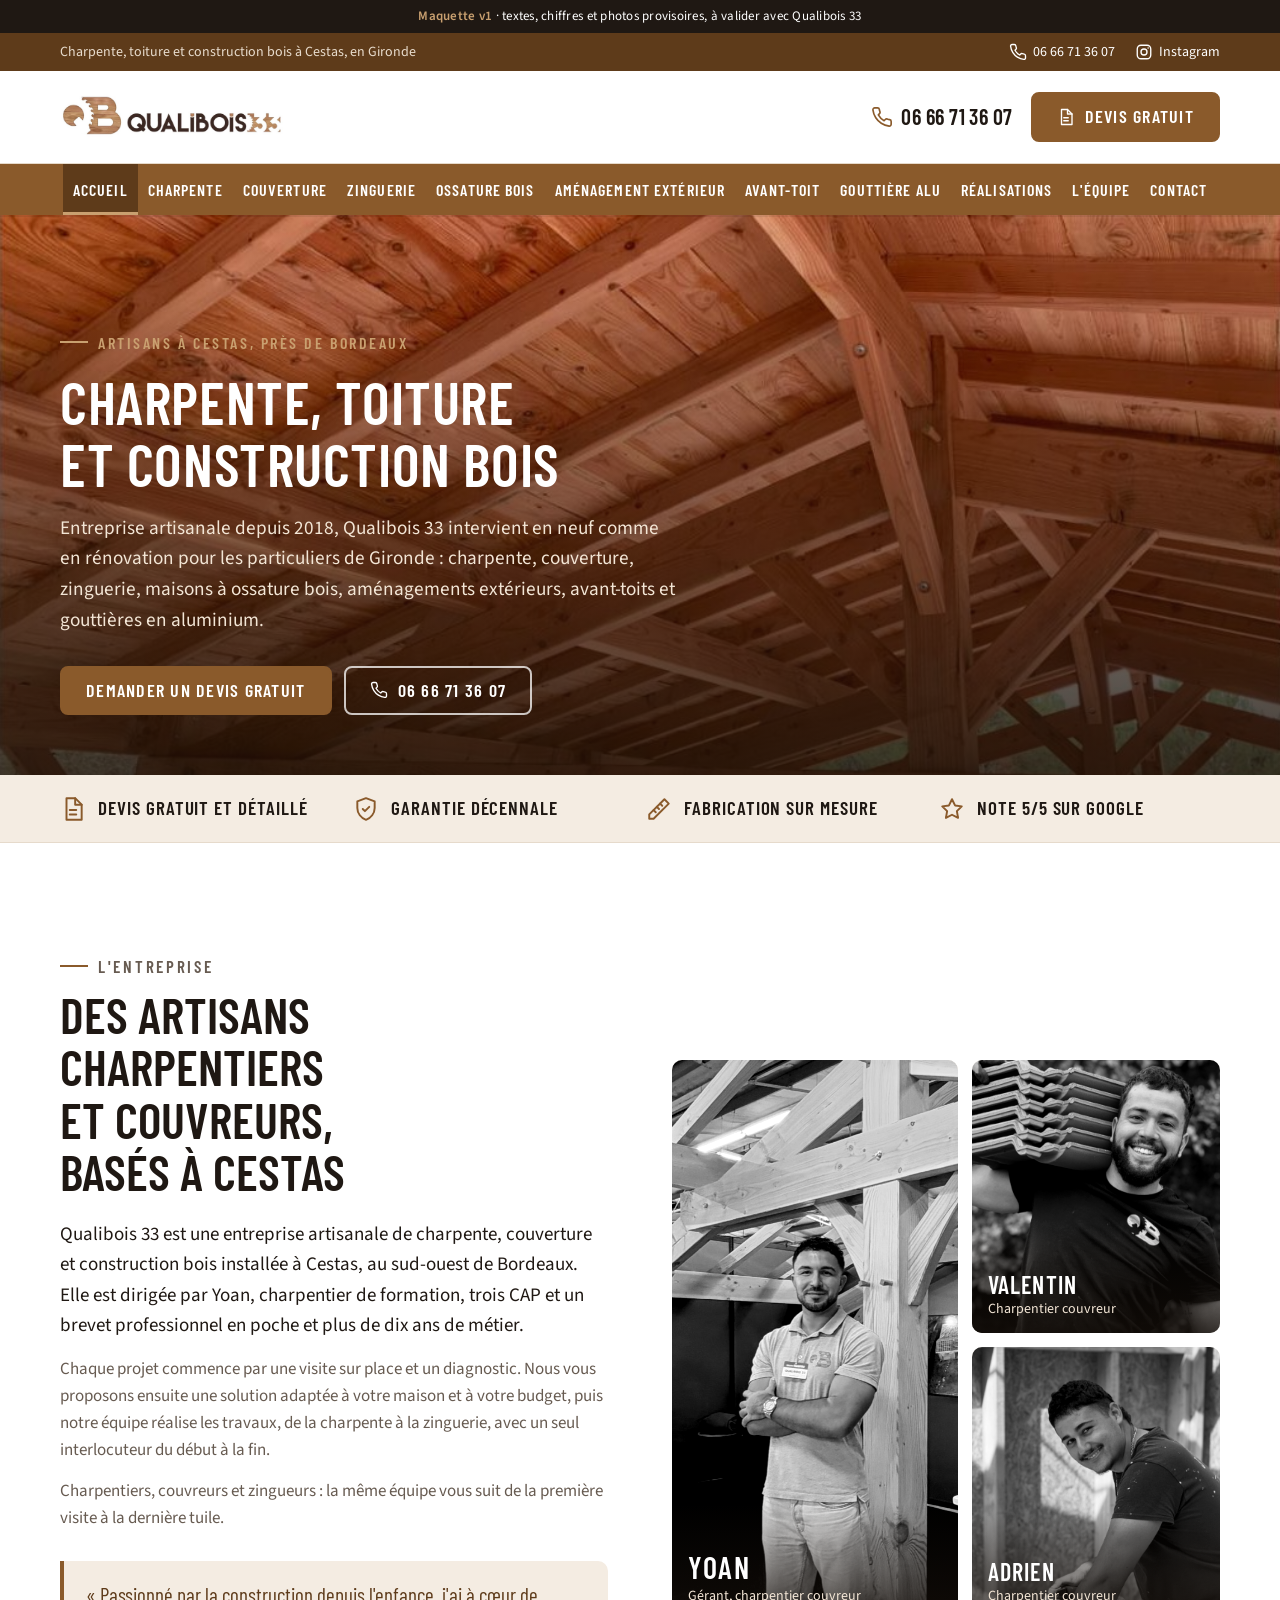
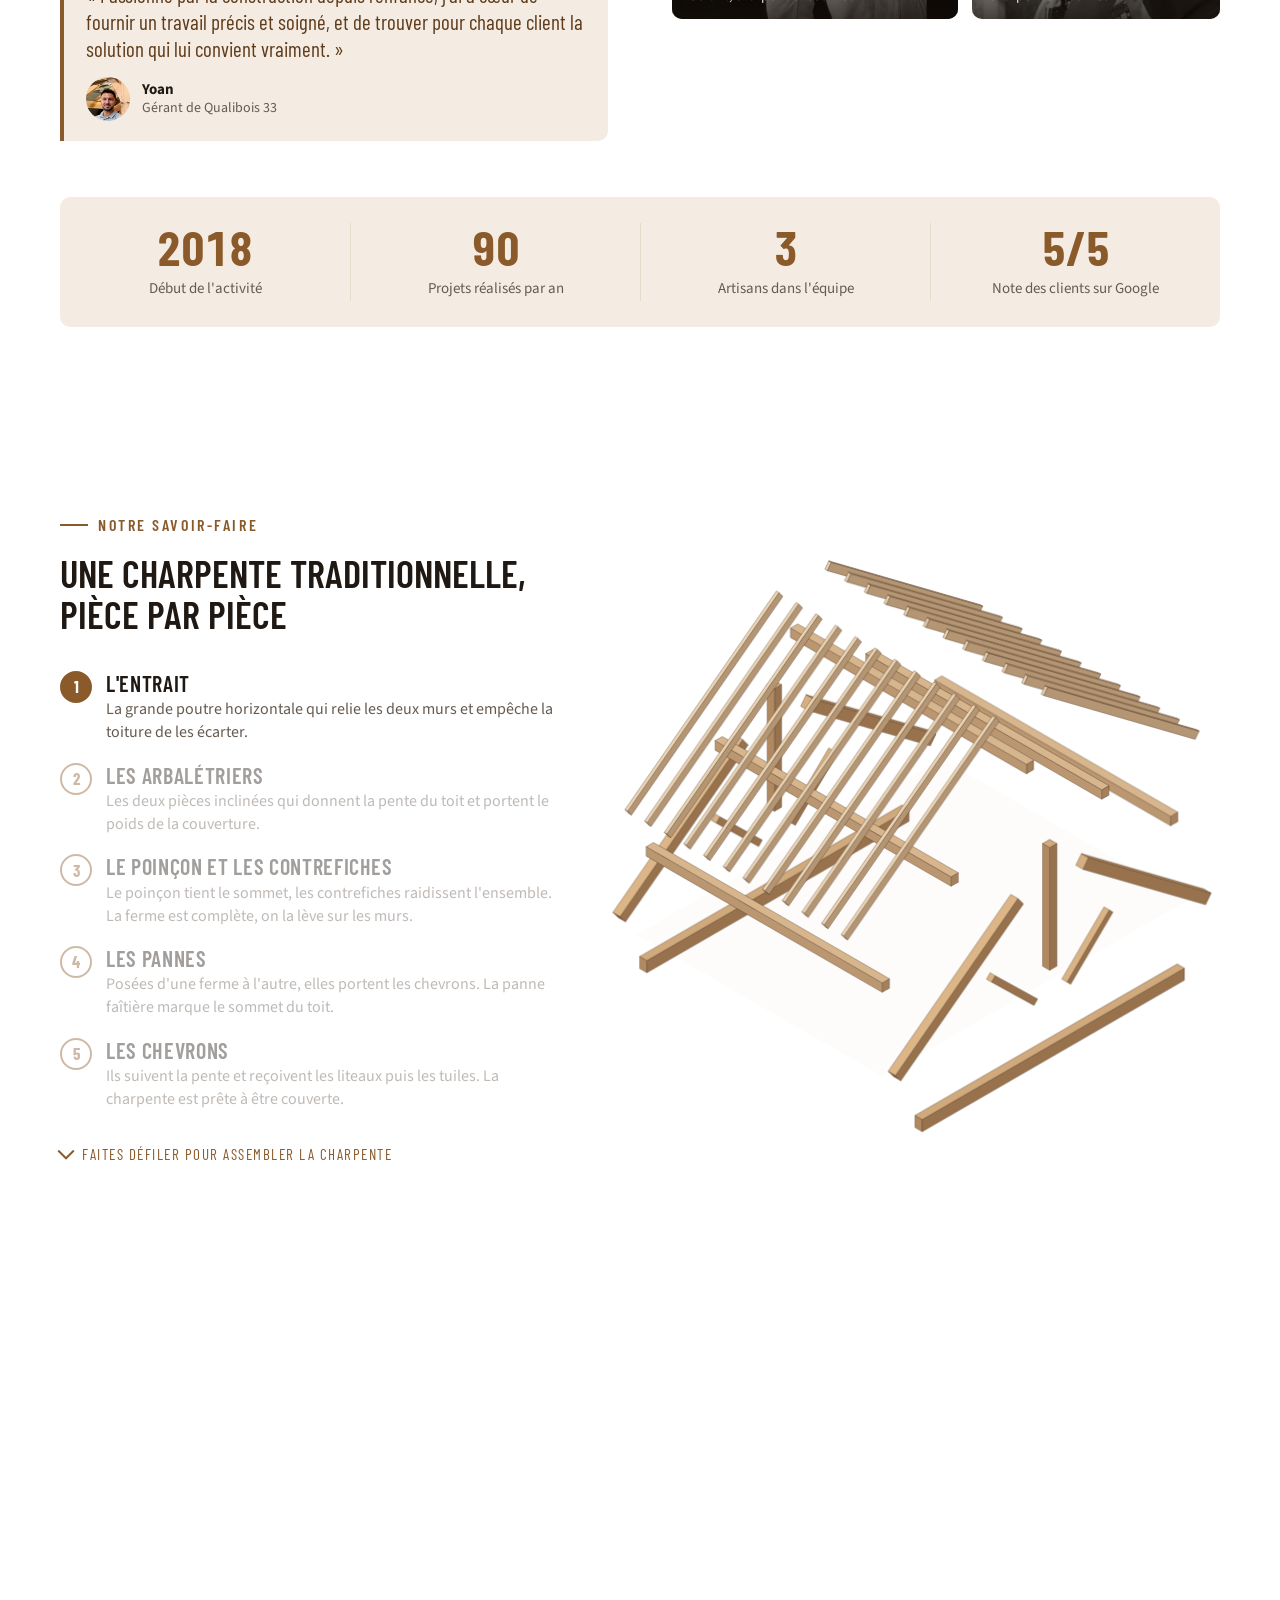
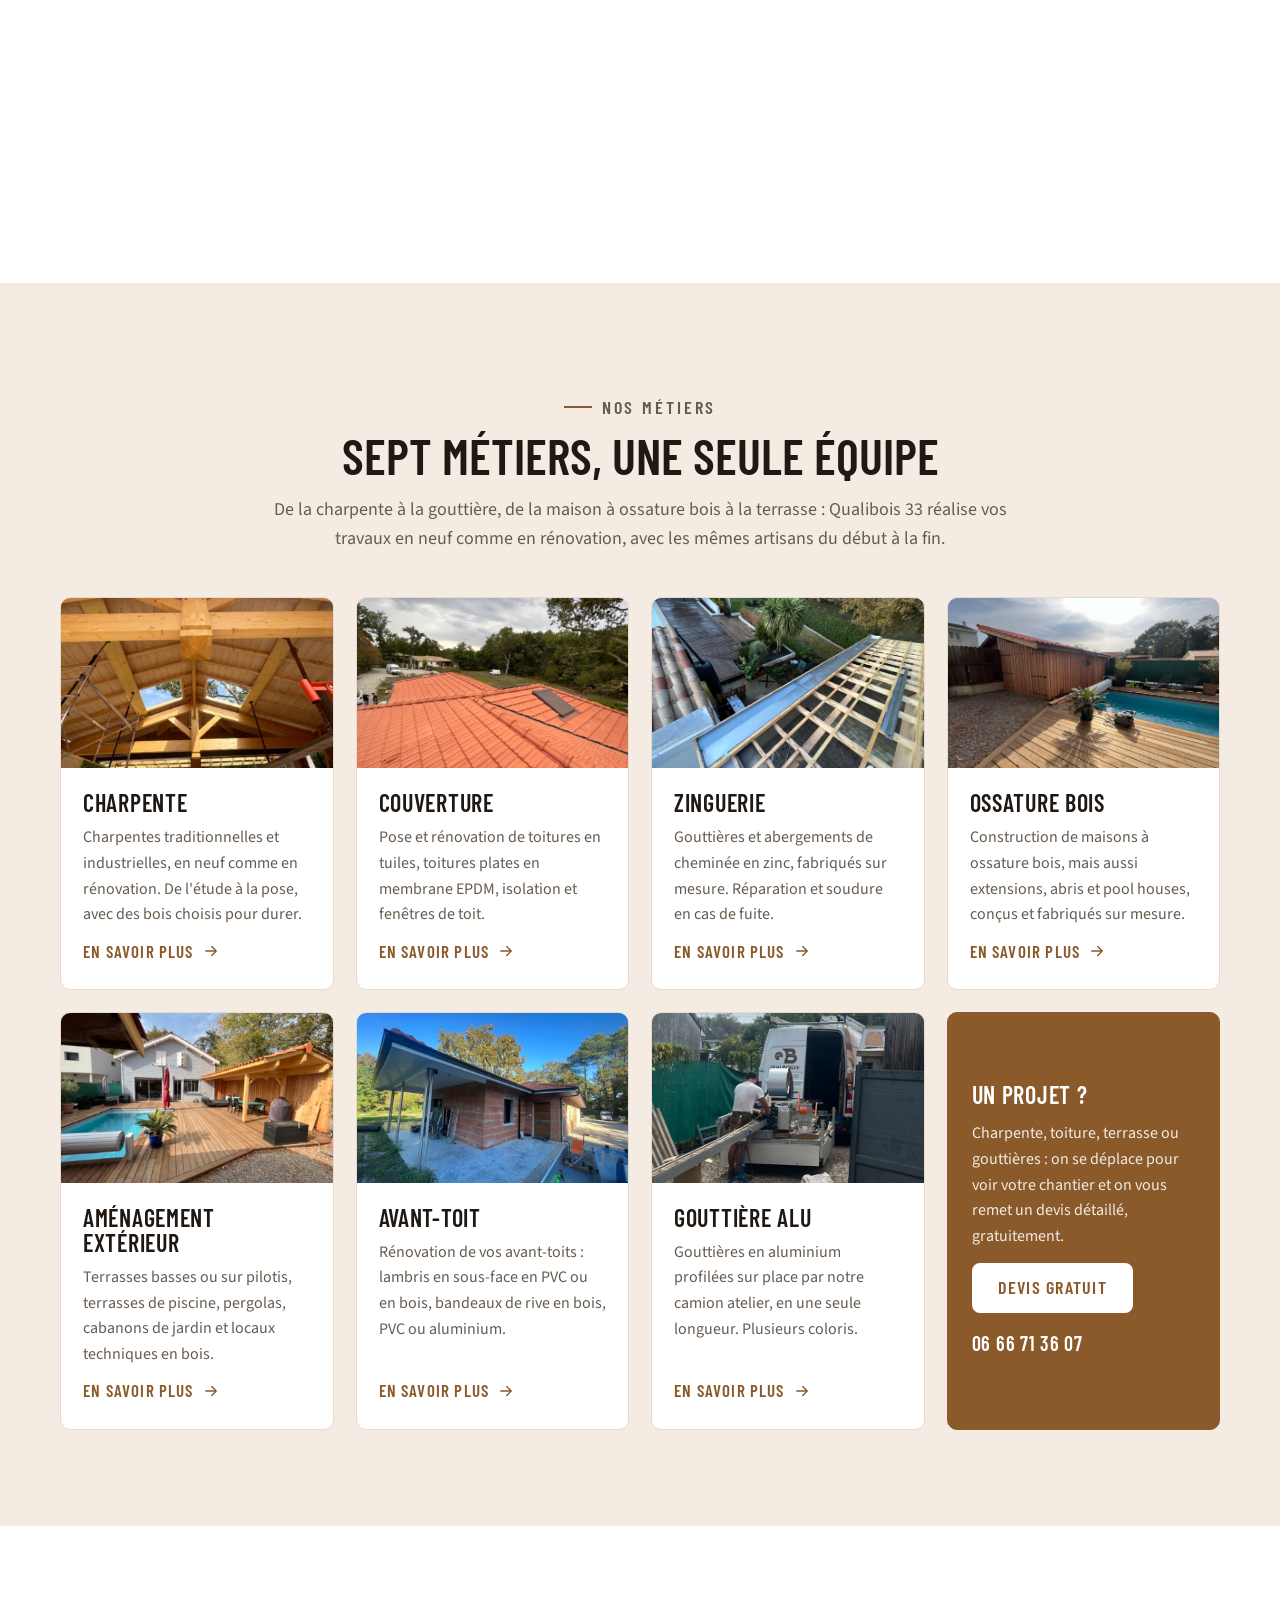
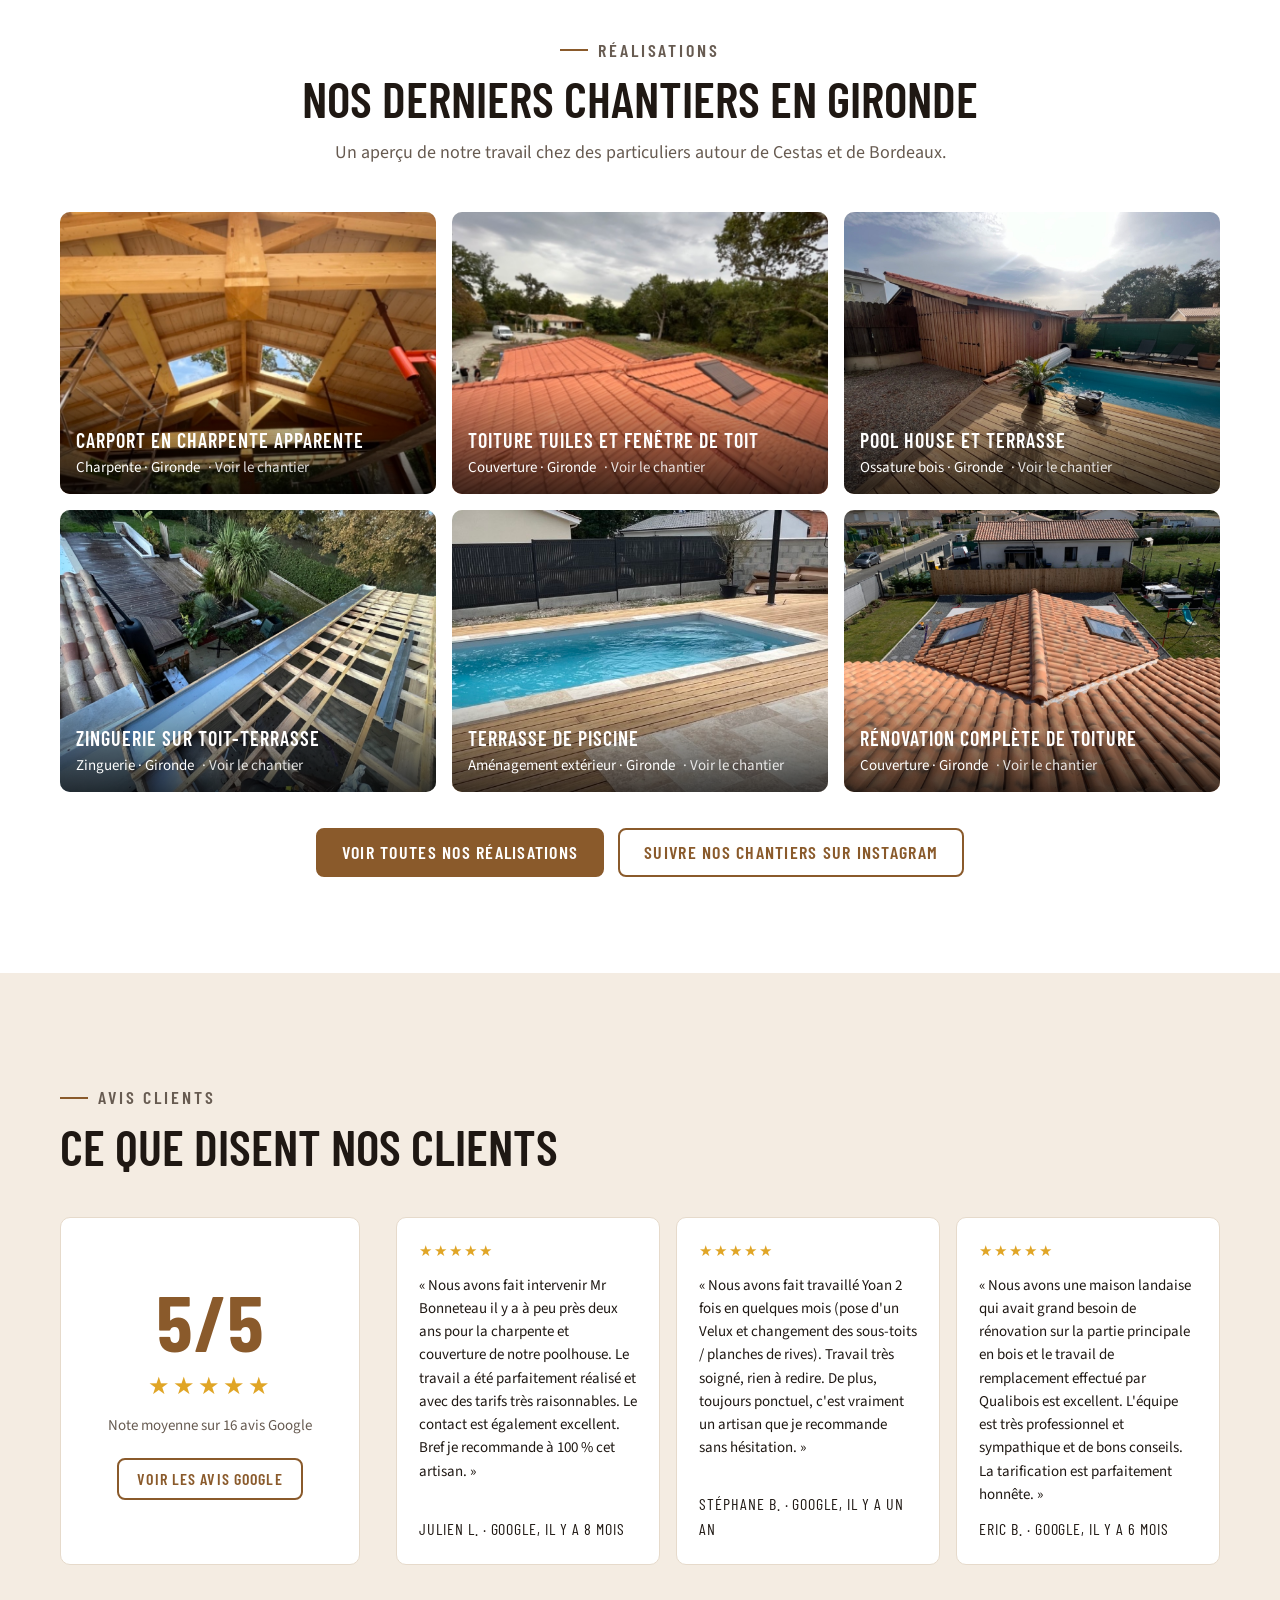
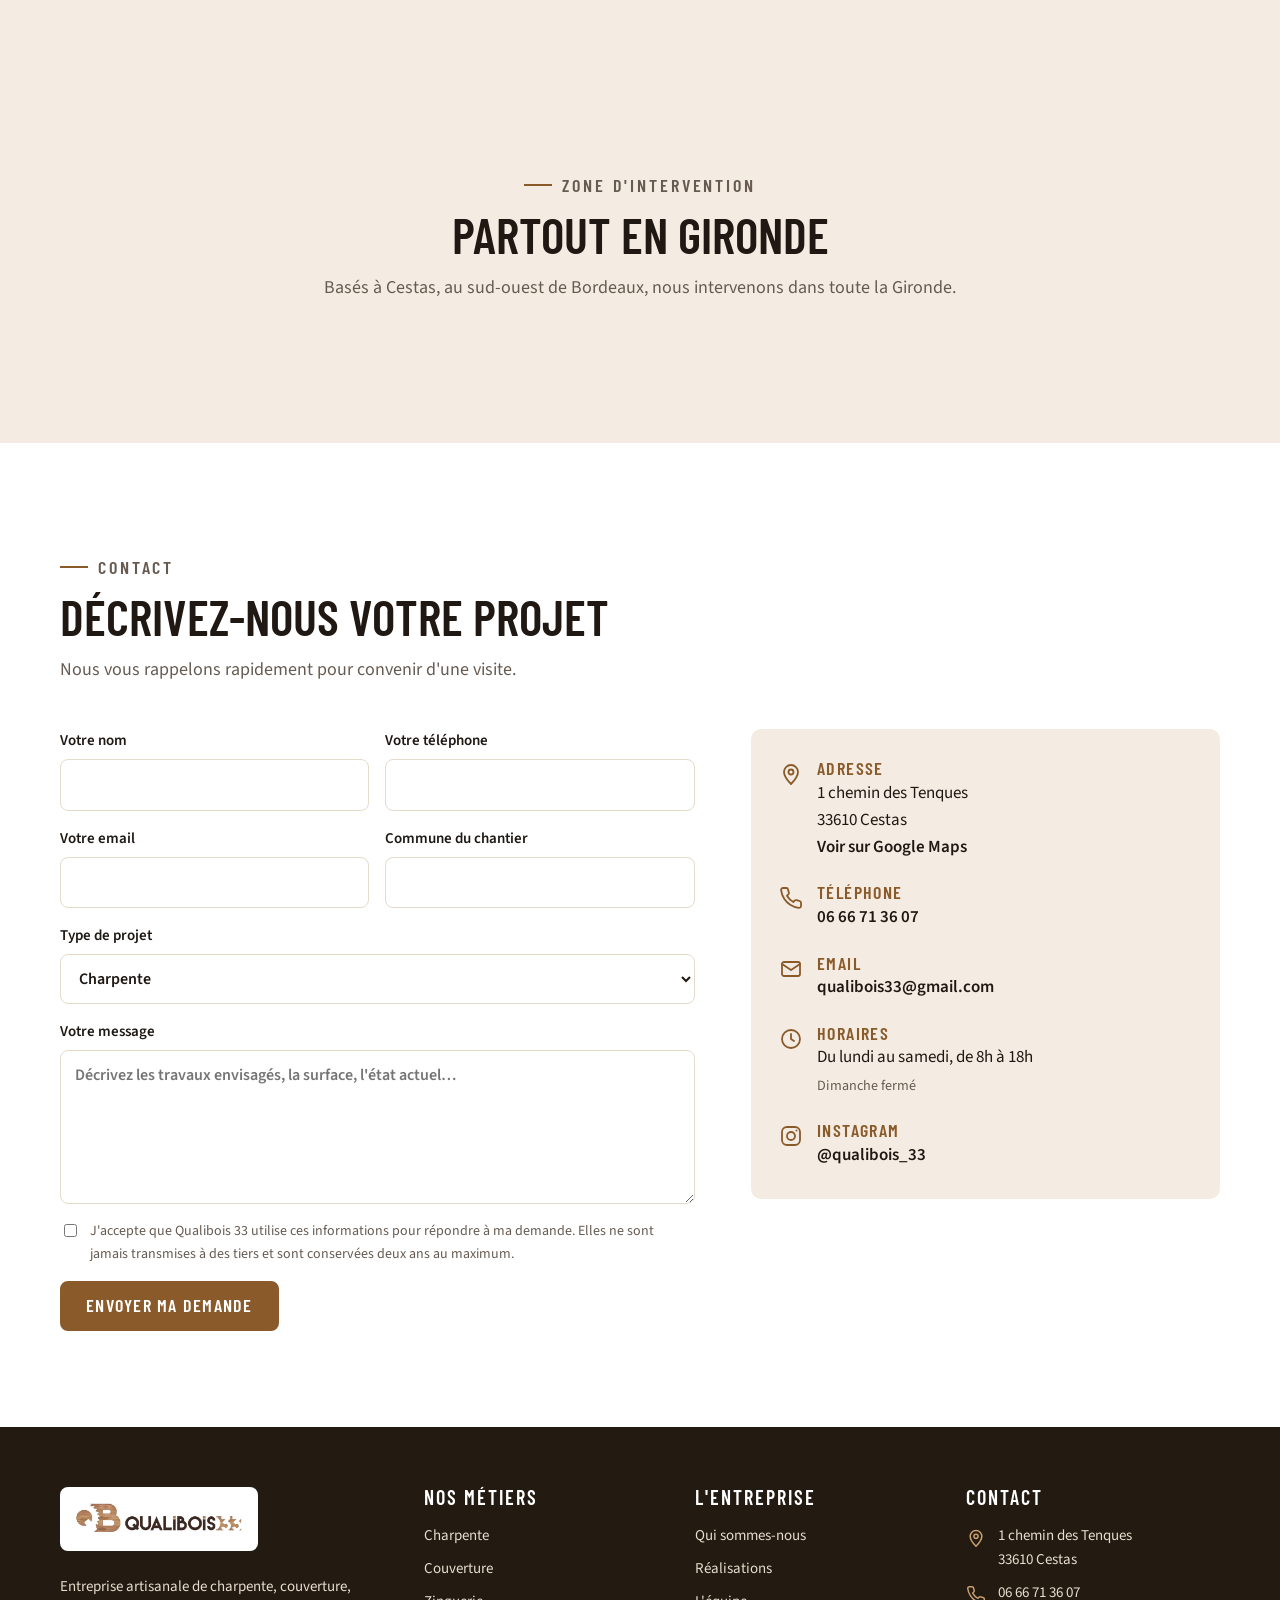
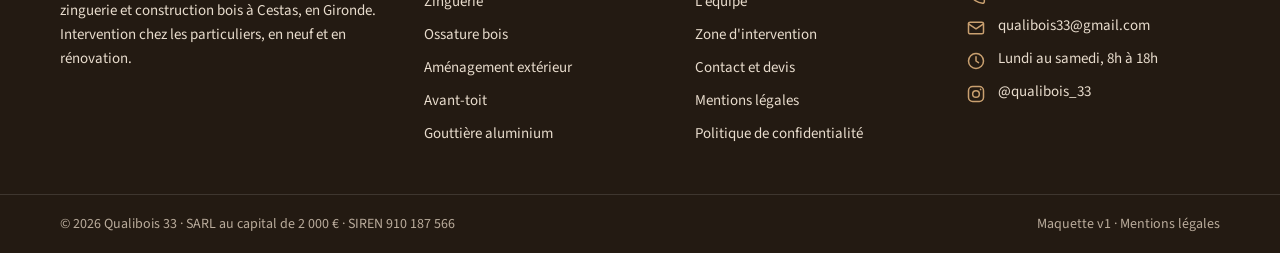
<file: site/demo-charpente.html>
<!DOCTYPE html>
<html lang="fr">
<head>
<meta charset="utf-8">
<meta name="viewport" content="width=device-width, initial-scale=1, viewport-fit=cover">
<meta name="robots" content="noindex, nofollow">
<title>Démo : charpente animée au défilement | Qualibois 33</title>
<meta name="description" content="Qualibois 33, artisans à Cestas près de Bordeaux : charpente, couverture, zinguerie, gouttières aluminium, avant-toits, maisons à ossature bois et aménagements extérieurs. Devis gratuit.">
<link rel="canonical" href="https://qualibois33.com/">
<meta property="og:title" content="Qualibois 33 · Charpente, toiture et construction bois à Cestas">
<meta property="og:description" content="Charpente, couverture, zinguerie, gouttières aluminium, avant-toits, ossature bois et aménagements extérieurs à Cestas, en Gironde. Devis gratuit.">
<meta property="og:image" content="https://qualibois33.com/img/hero-charpente.jpg">
<meta property="og:type" content="website">
<meta property="og:locale" content="fr_FR">
<link rel="preconnect" href="https://fonts.googleapis.com">
<link rel="preconnect" href="https://fonts.gstatic.com" crossorigin>
<link rel="stylesheet" href="https://fonts.googleapis.com/css2?family=Barlow+Condensed:wght@500;600;700&family=Source+Sans+3:ital,wght@0,400;0,600;1,400&display=swap">
<link rel="stylesheet" href="css/style.css">
<link rel="stylesheet" href="css/charpente-eclatee.css">
<script type="application/ld+json">
{"@context":"https://schema.org","@type":"RoofingContractor","name":"Qualibois 33","url":"https://qualibois33.com/","telephone":"+33666713607","email":"qualibois33@gmail.com","address":{"@type":"PostalAddress","streetAddress":"1 chemin des Tenques","postalCode":"33610","addressLocality":"Cestas","addressCountry":"FR"},"areaServed":"Gironde","aggregateRating":{"@type":"AggregateRating","ratingValue":"5","reviewCount":"16"},"openingHoursSpecification":{"@type":"OpeningHoursSpecification","dayOfWeek":["Monday","Tuesday","Wednesday","Thursday","Friday","Saturday"],"opens":"08:00","closes":"18:00"},"sameAs":["https://www.instagram.com/qualibois_33/"]}
</script>
</head>
<body>
<svg hidden aria-hidden="true" xmlns="http://www.w3.org/2000/svg">
  <symbol id="i-tel" viewBox="0 0 24 24"><path d="M22 16.9v3a2 2 0 0 1-2.2 2 19.8 19.8 0 0 1-8.6-3.1 19.5 19.5 0 0 1-6-6A19.8 19.8 0 0 1 2.1 4.2 2 2 0 0 1 4.1 2h3a2 2 0 0 1 2 1.7c.1.9.4 1.8.7 2.6a2 2 0 0 1-.5 2.1L8 9.7a16 16 0 0 0 6.3 6.3l1.3-1.3a2 2 0 0 1 2.1-.5c.8.3 1.7.6 2.6.7a2 2 0 0 1 1.7 2z"/></symbol>
  <symbol id="i-mail" viewBox="0 0 24 24"><rect x="3" y="5" width="18" height="14" rx="2"/><path d="m3 7 9 6 9-6"/></symbol>
  <symbol id="i-pin" viewBox="0 0 24 24"><path d="M12 22s7-7.1 7-12a7 7 0 1 0-14 0c0 4.9 7 12 7 12z"/><circle cx="12" cy="10" r="2.5"/></symbol>
  <symbol id="i-horloge" viewBox="0 0 24 24"><circle cx="12" cy="12" r="9"/><path d="M12 7v5l3 2"/></symbol>
  <symbol id="i-instagram" viewBox="0 0 24 24"><rect x="3" y="3" width="18" height="18" rx="5"/><circle cx="12" cy="12" r="4"/><circle cx="17.5" cy="6.5" r="1" fill="currentColor" stroke="none"/></symbol>
  <symbol id="i-check" viewBox="0 0 24 24"><circle cx="12" cy="12" r="9"/><path d="m8 12 3 3 5-6"/></symbol>
  <symbol id="i-fleche" viewBox="0 0 24 24"><path d="M5 12h14M13 6l6 6-6 6"/></symbol>
  <symbol id="i-bouclier" viewBox="0 0 24 24"><path d="M12 2 4 5v6c0 5 3.4 9.4 8 11 4.6-1.6 8-6 8-11V5l-8-3z"/><path d="m9 12 2 2 4-4"/></symbol>
  <symbol id="i-regle" viewBox="0 0 24 24"><path d="m3 17 14-14 4 4L7 21H3v-4z"/><path d="m13 7 2 2M10 10l2 2M7 13l2 2"/></symbol>
  <symbol id="i-etoile" viewBox="0 0 24 24"><path d="m12 3 2.8 5.7 6.2.9-4.5 4.4 1.1 6.2L12 17.3 6.4 20.2l1.1-6.2L3 9.6l6.2-.9L12 3z"/></symbol>
  <symbol id="i-devis" viewBox="0 0 24 24"><path d="M6 2h8l6 6v14H6z"/><path d="M14 2v6h6M9 13h6M9 17h6"/></symbol>
</svg>

<a class="skip" href="#contenu">Aller au contenu</a>
<div class="ruban"><strong>Maquette v1</strong> · textes, chiffres et photos provisoires, à valider avec Qualibois 33</div>

<div class="topbar">
  <div class="container">
    <div class="gauche">Charpente, toiture et construction bois à Cestas, en Gironde</div>
    <div class="droite">
      <a href="tel:+33666713607"><svg class="ico"><use href="#i-tel"/></svg>06 66 71 36 07</a>
      <a href="https://www.instagram.com/qualibois_33/" target="_blank" rel="noopener"><svg class="ico"><use href="#i-instagram"/></svg>Instagram</a>
    </div>
  </div>
</div>

<header class="entete">
  <div class="container">
    <a class="logo" href="index.html" aria-label="Qualibois 33, accueil"><img src="img/logo-qualibois33.png" alt="Qualibois 33, charpente et couverture" width="300" height="76"></a>
    <div class="actions">
      <a class="tel" href="tel:+33666713607"><svg class="ico"><use href="#i-tel"/></svg>06 66 71 36 07</a>
      <a class="btn btn-plein" href="#contact"><svg class="ico"><use href="#i-devis"/></svg>Devis gratuit</a>
      <button class="burger" type="button" aria-expanded="false" aria-controls="menu"><span></span>Menu</button>
    </div>
  </div>
</header>

<nav class="nav" id="menu" aria-label="Nos métiers">
  <button class="fermer" type="button">Fermer</button>
  <ul>
    <li><a href="index.html" aria-current="page">Accueil</a></li>
    <li><a href="charpente.html">Charpente</a></li>
    <li><a href="couverture.html">Couverture</a></li>
    <li><a href="zinguerie.html">Zinguerie</a></li>
    <li><a href="ossature-bois.html">Ossature bois</a></li>
    <li><a href="amenagement-exterieur.html">Aménagement extérieur</a></li>
    <li><a href="avant-toit.html">Avant-toit</a></li>
    <li><a href="gouttiere-aluminium.html">Gouttière alu</a></li>
    <li><a href="realisations.html">Réalisations</a></li>
    <li><a href="#equipe">L'équipe</a></li>
    <li><a href="#contact">Contact</a></li>
  </ul>
</nav>

<main id="contenu">

<section class="hero" aria-labelledby="titre-hero">
  <picture><source media="(max-width: 1023px)" srcset="img/hero-charpente.jpg"><img class="fond" src="img/hero-charpente-1500.jpg" alt="" width="1500" height="430" fetchpriority="high"></picture>
  <div class="container">
    <p class="kicker">Artisans à Cestas, près de Bordeaux</p>
    <h1 id="titre-hero">Charpente, toiture et construction bois</h1>
    <p class="sous">Entreprise artisanale depuis 2018, Qualibois 33 intervient en neuf comme en rénovation pour les particuliers de Gironde : charpente, couverture, zinguerie, maisons à ossature bois, aménagements extérieurs, avant-toits et gouttières en aluminium.</p>
    <div class="actions">
      <a class="btn btn-plein" href="#contact">Demander un devis gratuit</a>
      <a class="btn btn-contour" href="tel:+33666713607"><svg class="ico"><use href="#i-tel"/></svg>06 66 71 36 07</a>
    </div>
  </div>
</section>

<div class="reassurance">
  <div class="container">
    <ul>
      <li><svg class="ico"><use href="#i-devis"/></svg>Devis gratuit et détaillé</li>
      <li><svg class="ico"><use href="#i-bouclier"/></svg>Garantie décennale</li>
      <li><svg class="ico"><use href="#i-regle"/></svg>Fabrication sur mesure</li>
      <li><svg class="ico"><use href="#i-etoile"/></svg>Note 5/5 sur Google</li>
    </ul>
  </div>
</div>

<section class="section apropos" id="entreprise">
  <div class="container">
    <div class="ap-grille">
      <div class="ap-texte">
        <p class="kicker">L'entreprise</p>
        <h2 class="titre">Des artisans charpentiers et couvreurs, basés à Cestas</h2>
        <p class="ap-lead">Qualibois 33 est une entreprise artisanale de charpente, couverture et construction bois installée à Cestas, au sud-ouest de Bordeaux. Elle est dirigée par Yoan, charpentier de formation, trois CAP et un brevet professionnel en poche et plus de dix ans de métier.</p>
        <p>Chaque projet commence par une visite sur place et un diagnostic. Nous vous proposons ensuite une solution adaptée à votre maison et à votre budget, puis notre équipe réalise les travaux, de la charpente à la zinguerie, avec un seul interlocuteur du début à la fin.</p>
        <p>Charpentiers, couvreurs et zingueurs : la même équipe vous suit de la première visite à la dernière tuile.</p>
        <blockquote class="ap-citation">
          <p>« Passionné par la construction depuis l'enfance, j'ai à cœur de fournir un travail précis et soigné, et de trouver pour chaque client la solution qui lui convient vraiment. »</p>
          <footer><img src="img/yoan-visage.jpg" alt="" width="44" height="44" loading="lazy"><span><strong>Yoan</strong>Gérant de Qualibois 33</span></footer>
        </blockquote>
      </div>
      <div class="ap-equipe" id="equipe" aria-label="L'équipe">
        <figure class="ap-membre ap-gerant"><img src="img/equipe-yoan-stand.jpg" alt="Yoan, gérant de Qualibois 33, devant une charpente traditionnelle sur le stand Qualibois" loading="lazy"><figcaption><strong>Yoan</strong>Gérant, charpentier couvreur</figcaption></figure>
        <figure class="ap-membre"><img src="img/equipe-valentin.jpg" alt="Valentin, charpentier couvreur" loading="lazy"><figcaption><strong>Valentin</strong>Charpentier couvreur</figcaption></figure>
        <figure class="ap-membre"><img src="img/equipe-adrien.jpg" alt="Adrien, charpentier couvreur" loading="lazy"><figcaption><strong>Adrien</strong>Charpentier couvreur</figcaption></figure>
      </div>
    </div>
    <div class="ap-chiffres">
      <div class="ap-chiffre"><strong>2018</strong><span>Début de l'activité</span></div>
      <div class="ap-chiffre"><strong>90</strong><span>Projets réalisés par an</span></div>
      <div class="ap-chiffre"><strong>3</strong><span>Artisans dans l'équipe</span></div>
      <div class="ap-chiffre"><strong>5/5</strong><span>Note des clients sur Google</span></div>
    </div>
  </div>
</section>

<section class="section eclatee" id="savoir-faire" data-charpente>
  <div class="eclatee-piste">
    <div class="eclatee-colle">
      <div class="container eclatee-grille">
        <div class="eclatee-texte">
          <p class="kicker">Notre savoir-faire</p>
          <h2 class="titre">Une charpente traditionnelle, pièce par pièce</h2>
          <ol class="eclatee-etapes">
            <li data-etape data-num="1"><strong>L'entrait</strong><span>La grande poutre horizontale qui relie les deux murs et empêche la toiture de les écarter.</span></li>
            <li data-etape data-num="2"><strong>Les arbalétriers</strong><span>Les deux pièces inclinées qui donnent la pente du toit et portent le poids de la couverture.</span></li>
            <li data-etape data-num="3"><strong>Le poinçon et les contrefiches</strong><span>Le poinçon tient le sommet, les contrefiches raidissent l'ensemble. La ferme est complète, on la lève sur les murs.</span></li>
            <li data-etape data-num="4"><strong>Les pannes</strong><span>Posées d'une ferme à l'autre, elles portent les chevrons. La panne faîtière marque le sommet du toit.</span></li>
            <li data-etape data-num="5"><strong>Les chevrons</strong><span>Ils suivent la pente et reçoivent les liteaux puis les tuiles. La charpente est prête à être couverte.</span></li>
          </ol>
          <p class="eclatee-aide">Faites défiler pour assembler la charpente</p>
        </div>
        <div class="eclatee-dessin">
          <svg class="charpente-dessin" viewBox="0 0 800 600" preserveAspectRatio="xMidYMid meet" role="img" aria-label="Vue éclatée d'une charpente traditionnelle qui s'assemble : entraits, arbalétriers, poinçons, contrefiches, pannes et chevrons"></svg>
        </div>
      </div>
    </div>
  </div>
</section>

<section class="section sable" id="metiers">
  <div class="container">
    <div class="entete-section centre">
      <p class="kicker">Nos métiers</p>
      <h2 class="titre">Sept métiers, une seule équipe</h2>
      <p>De la charpente à la gouttière, de la maison à ossature bois à la terrasse : Qualibois 33 réalise vos travaux en neuf comme en rénovation, avec les mêmes artisans du début à la fin.</p>
    </div>
    <div class="cartes metiers">
      <article class="carte">
        <div class="visuel"><img src="img/charpente-carport.jpg" alt="Charpente bois apparente d'un carport" loading="lazy"></div>
        <div class="corps">
          <h3><a href="charpente.html">Charpente</a></h3>
          <p>Charpentes traditionnelles et industrielles, en neuf comme en rénovation. De l'étude à la pose, avec des bois choisis pour durer.</p>
          <a class="lien" href="charpente.html">En savoir plus <svg class="ico"><use href="#i-fleche"/></svg></a>
        </div>
      </article>
      <article class="carte">
        <div class="visuel"><img src="img/couverture-fenetre-toit.jpg" alt="Toiture en tuiles avec fenêtre de toit" loading="lazy"></div>
        <div class="corps">
          <h3><a href="couverture.html">Couverture</a></h3>
          <p>Pose et rénovation de toitures en tuiles, toitures plates en membrane EPDM, isolation et fenêtres de toit.</p>
          <a class="lien" href="couverture.html">En savoir plus <svg class="ico"><use href="#i-fleche"/></svg></a>
        </div>
      </article>
      <article class="carte">
        <div class="visuel"><img src="img/zinguerie-cheneau-zinc.jpg" alt="Zinguerie posée sur un toit-terrasse" loading="lazy"></div>
        <div class="corps">
          <h3><a href="zinguerie.html">Zinguerie</a></h3>
          <p>Gouttières et abergements de cheminée en zinc, fabriqués sur mesure. Réparation et soudure en cas de fuite.</p>
          <a class="lien" href="zinguerie.html">En savoir plus <svg class="ico"><use href="#i-fleche"/></svg></a>
        </div>
      </article>
      <article class="carte">
        <div class="visuel"><img src="img/amenagement-pool-house.jpg" alt="Pool house en ossature bois au bord d'une piscine" loading="lazy"></div>
        <div class="corps">
          <h3><a href="ossature-bois.html">Ossature bois</a></h3>
          <p>Construction de maisons à ossature bois, mais aussi extensions, abris et pool houses, conçus et fabriqués sur mesure.</p>
          <a class="lien" href="ossature-bois.html">En savoir plus <svg class="ico"><use href="#i-fleche"/></svg></a>
        </div>
      </article>
      <article class="carte">
        <div class="visuel"><img src="img/amenagement-terrasse.jpg" alt="Terrasse en bois et pergola autour d'une piscine" loading="lazy"></div>
        <div class="corps">
          <h3><a href="amenagement-exterieur.html">Aménagement extérieur</a></h3>
          <p>Terrasses basses ou sur pilotis, terrasses de piscine, pergolas, cabanons de jardin et locaux techniques en bois.</p>
          <a class="lien" href="amenagement-exterieur.html">En savoir plus <svg class="ico"><use href="#i-fleche"/></svg></a>
        </div>
      </article>
      <article class="carte">
        <div class="visuel"><img src="img/gouttiere-03.jpg" alt="Avant-toit avec sous-face et bandeau de rive blancs" loading="lazy"></div>
        <div class="corps">
          <h3><a href="avant-toit.html">Avant-toit</a></h3>
          <p>Rénovation de vos avant-toits : lambris en sous-face en PVC ou en bois, bandeaux de rive en bois, PVC ou aluminium.</p>
          <a class="lien" href="avant-toit.html">En savoir plus <svg class="ico"><use href="#i-fleche"/></svg></a>
        </div>
      </article>
      <article class="carte">
        <div class="visuel"><img src="img/gouttiere-camion-atelier-1030.jpg" alt="Le camion atelier de Qualibois 33 avec sa profileuse à gouttières" loading="lazy"></div>
        <div class="corps">
          <h3><a href="gouttiere-aluminium.html">Gouttière alu</a></h3>
          <p>Gouttières en aluminium profilées sur place par notre camion atelier, en une seule longueur. Plusieurs coloris.</p>
          <a class="lien" href="gouttiere-aluminium.html">En savoir plus <svg class="ico"><use href="#i-fleche"/></svg></a>
        </div>
      </article>
      <article class="carte carte-devis">
        <div class="corps">
          <h3>Un projet ?</h3>
          <p>Charpente, toiture, terrasse ou gouttières : on se déplace pour voir votre chantier et on vous remet un devis détaillé, gratuitement.</p>
          <a class="btn btn-blanc" href="#contact">Devis gratuit</a>
          <a class="tel-carte" href="tel:+33666713607">06 66 71 36 07</a>
        </div>
      </article>
    </div>
  </div>
</section>

<section class="section" id="realisations">
  <div class="container">
    <div class="entete-section centre">
      <p class="kicker">Réalisations</p>
      <h2 class="titre">Nos derniers chantiers en Gironde</h2>
      <p>Un aperçu de notre travail chez des particuliers autour de Cestas et de Bordeaux.</p>
    </div>
    <div class="galerie">
      <a class="lien-chantier" href="realisations.html#carport-charpente-apparente"><figure><img src="img/charpente-carport.jpg" alt="Carport en charpente bois apparente" loading="lazy"><figcaption><strong>Carport en charpente apparente</strong>Charpente · Gironde<span class="voir">· Voir le chantier</span></figcaption></figure></a>
      <a class="lien-chantier" href="realisations.html#toiture-fenetre-de-toit"><figure><img src="img/couverture-fenetre-toit.jpg" alt="Toiture neuve en tuiles avec fenêtre de toit" loading="lazy"><figcaption><strong>Toiture tuiles et fenêtre de toit</strong>Couverture · Gironde<span class="voir">· Voir le chantier</span></figcaption></figure></a>
      <a class="lien-chantier" href="realisations.html#pool-house-terrasse"><figure><img src="img/amenagement-pool-house.jpg" alt="Pool house et terrasse en bois autour d'une piscine" loading="lazy"><figcaption><strong>Pool house et terrasse</strong>Ossature bois · Gironde<span class="voir">· Voir le chantier</span></figcaption></figure></a>
      <a class="lien-chantier" href="realisations.html#zinguerie-toit-terrasse"><figure><img src="img/zinguerie-cheneau-zinc.jpg" alt="Zinguerie sur un toit-terrasse" loading="lazy"><figcaption><strong>Zinguerie sur toit-terrasse</strong>Zinguerie · Gironde<span class="voir">· Voir le chantier</span></figcaption></figure></a>
      <a class="lien-chantier" href="realisations.html#terrasse-piscine"><figure><img src="img/amenagement-terrasse-piscine-1500.jpg" alt="Terrasse en bois autour d'une piscine" loading="lazy"><figcaption><strong>Terrasse de piscine</strong>Aménagement extérieur · Gironde<span class="voir">· Voir le chantier</span></figcaption></figure></a>
      <a class="lien-chantier" href="realisations.html#renovation-toiture"><figure><img src="img/couverture-toiture-tuiles.jpg" alt="Toiture en tuiles vue du dessus" loading="lazy"><figcaption><strong>Rénovation complète de toiture</strong>Couverture · Gironde<span class="voir">· Voir le chantier</span></figcaption></figure></a>
    </div>
    <div class="centre-bouton"><a class="btn btn-plein" href="realisations.html">Voir toutes nos réalisations</a> <a class="btn btn-contour sombre" href="https://www.instagram.com/qualibois_33/" target="_blank" rel="noopener">Suivre nos chantiers sur Instagram</a></div>
  </div>
</section>

<section class="section sable" id="avis">
  <div class="container">
    <div class="entete-section">
      <p class="kicker">Avis clients</p>
      <h2 class="titre">Ce que disent nos clients</h2>
    </div>
    <div class="avis">
      <div class="note">
        <strong>5/5</strong>
        <div class="etoiles" aria-label="5 étoiles sur 5">★★★★★</div>
        <p>Note moyenne sur 16 avis Google</p>
        <a class="btn btn-contour sombre" href="https://maps.google.com/?cid=297646656179999719" target="_blank" rel="noopener">Voir les avis Google</a>
      </div>
      <div class="avis-liste">
        <div class="avis-carte"><div class="etoiles" aria-label="5 étoiles sur 5">★★★★★</div><p>« Nous avons fait intervenir Mr Bonneteau il y a à peu près deux ans pour la charpente et couverture de notre poolhouse. Le travail a été parfaitement réalisé et avec des tarifs très raisonnables. Le contact est également excellent. Bref je recommande à 100 % cet artisan. »</p><span class="auteur">Julien L. · Google, il y a 8 mois</span></div>
        <div class="avis-carte"><div class="etoiles" aria-label="5 étoiles sur 5">★★★★★</div><p>« Nous avons fait travaillé Yoan 2 fois en quelques mois (pose d'un Velux et changement des sous-toits / planches de rives). Travail très soigné, rien à redire. De plus, toujours ponctuel, c'est vraiment un artisan que je recommande sans hésitation. »</p><span class="auteur">Stéphane B. · Google, il y a un an</span></div>
        <div class="avis-carte"><div class="etoiles" aria-label="5 étoiles sur 5">★★★★★</div><p>« Nous avons une maison landaise qui avait grand besoin de rénovation sur la partie principale en bois et le travail de remplacement effectué par Qualibois est excellent. L'équipe est très professionnel et sympathique et de bons conseils. La tarification est parfaitement honnête. »</p><span class="auteur">Eric B. · Google, il y a 6 mois</span></div>
      </div>
    </div>
  </div>
</section>

<section class="section sable" id="zone">
  <div class="container">
    <div class="entete-section centre">
      <p class="kicker">Zone d'intervention</p>
      <h2 class="titre">Partout en Gironde</h2>
      <p>Basés à Cestas, au sud-ouest de Bordeaux, nous intervenons dans toute la Gironde.</p>
    </div>
  </div>
</section>

<section class="section" id="contact">
  <div class="container">
    <div class="entete-section">
      <p class="kicker">Contact</p>
      <h2 class="titre">Décrivez-nous votre projet</h2>
      <p>Nous vous rappelons rapidement pour convenir d'une visite.</p>
    </div>
    <div class="contact">
      <form class="form" id="form-devis" novalidate>
        <div class="deux">
          <label for="nom">Votre nom<input id="nom" name="nom" type="text" autocomplete="name" required></label>
          <label for="telephone">Votre téléphone<input id="telephone" name="telephone" type="tel" autocomplete="tel" required></label>
        </div>
        <div class="deux">
          <label for="email">Votre email<input id="email" name="email" type="email" autocomplete="email"></label>
          <label for="commune">Commune du chantier<input id="commune" name="commune" type="text" autocomplete="address-level2"></label>
        </div>
        <label for="projet">Type de projet
          <select id="projet" name="projet">
            <option>Charpente</option><option>Couverture</option><option>Zinguerie</option><option>Ossature bois</option><option>Aménagement extérieur</option><option>Avant-toit</option><option>Gouttière aluminium</option><option>Autre</option>
          </select>
        </label>
        <label for="message">Votre message<textarea id="message" name="message" rows="5" placeholder="Décrivez les travaux envisagés, la surface, l'état actuel…"></textarea></label>
        <label class="consentement" for="consentement"><input id="consentement" name="consentement" type="checkbox" required><span>J'accepte que Qualibois 33 utilise ces informations pour répondre à ma demande. Elles ne sont jamais transmises à des tiers et sont conservées deux ans au maximum.</span></label>
        <p id="form-message" class="form-message" hidden tabindex="-1"></p>
        <div><button class="btn btn-plein" type="submit">Envoyer ma demande</button></div>
      </form>
      <div class="coordonnees">
        <div class="bloc"><svg class="ico"><use href="#i-pin"/></svg><div><h3>Adresse</h3><p>1 chemin des Tenques<br>33610 Cestas</p><p><a href="https://www.google.com/maps/search/1+chemin+des+Tenques+33610+Cestas" target="_blank" rel="noopener">Voir sur Google Maps</a></p></div></div>
        <div class="bloc"><svg class="ico"><use href="#i-tel"/></svg><div><h3>Téléphone</h3><p><a href="tel:+33666713607">06 66 71 36 07</a></p></div></div>
        <div class="bloc"><svg class="ico"><use href="#i-mail"/></svg><div><h3>Email</h3><p><a href="mailto:qualibois33@gmail.com">qualibois33@gmail.com</a></p></div></div>
        <div class="bloc"><svg class="ico"><use href="#i-horloge"/></svg><div><h3>Horaires</h3><p>Du lundi au samedi, de 8h à 18h<br><small>Dimanche fermé</small></p></div></div>
        <div class="bloc"><svg class="ico"><use href="#i-instagram"/></svg><div><h3>Instagram</h3><p><a href="https://www.instagram.com/qualibois_33/" target="_blank" rel="noopener">@qualibois_33</a></p></div></div>
      </div>
    </div>
  </div>
</section>

</main>

<footer class="footer">
  <div class="container haut">
    <div>
      <div class="chip"><img src="img/logo-qualibois33.png" alt="Qualibois 33" width="300" height="76"></div>
      <p>Entreprise artisanale de charpente, couverture, zinguerie et construction bois à Cestas, en Gironde. Intervention chez les particuliers, en neuf et en rénovation.</p>
    </div>
    <div>
      <h3>Nos métiers</h3>
      <ul>
        <li><a href="charpente.html">Charpente</a></li><li><a href="couverture.html">Couverture</a></li><li><a href="zinguerie.html">Zinguerie</a></li><li><a href="ossature-bois.html">Ossature bois</a></li><li><a href="amenagement-exterieur.html">Aménagement extérieur</a></li><li><a href="avant-toit.html">Avant-toit</a></li><li><a href="gouttiere-aluminium.html">Gouttière aluminium</a></li>
      </ul>
    </div>
    <div>
      <h3>L'entreprise</h3>
      <ul>
        <li><a href="#entreprise">Qui sommes-nous</a></li><li><a href="realisations.html">Réalisations</a></li><li><a href="#equipe">L'équipe</a></li><li><a href="#zone">Zone d'intervention</a></li><li><a href="#contact">Contact et devis</a></li><li><a href="#">Mentions légales</a></li><li><a href="#">Politique de confidentialité</a></li>
      </ul>
    </div>
    <div>
      <h3>Contact</h3>
      <ul>
        <li class="bloc"><svg class="ico"><use href="#i-pin"/></svg><span>1 chemin des Tenques<br>33610 Cestas</span></li>
        <li class="bloc"><svg class="ico"><use href="#i-tel"/></svg><a href="tel:+33666713607">06 66 71 36 07</a></li>
        <li class="bloc"><svg class="ico"><use href="#i-mail"/></svg><a href="mailto:qualibois33@gmail.com">qualibois33@gmail.com</a></li>
        <li class="bloc"><svg class="ico"><use href="#i-horloge"/></svg><span>Lundi au samedi, 8h à 18h</span></li>
        <li class="bloc"><svg class="ico"><use href="#i-instagram"/></svg><a href="https://www.instagram.com/qualibois_33/" target="_blank" rel="noopener">@qualibois_33</a></li>
      </ul>
    </div>
  </div>
  <div class="footer-bas">
    <div class="container">
      <span>© <span data-annee>2026</span> Qualibois 33 · SARL au capital de 2 000 € · SIREN 910 187 566</span>
      <span>Maquette v1 · <a href="#">Mentions légales</a></span>
    </div>
  </div>
</footer>

<script src="js/main.js"></script>
<script src="js/charpente-eclatee.js"></script>
</body>
</html>
</file>
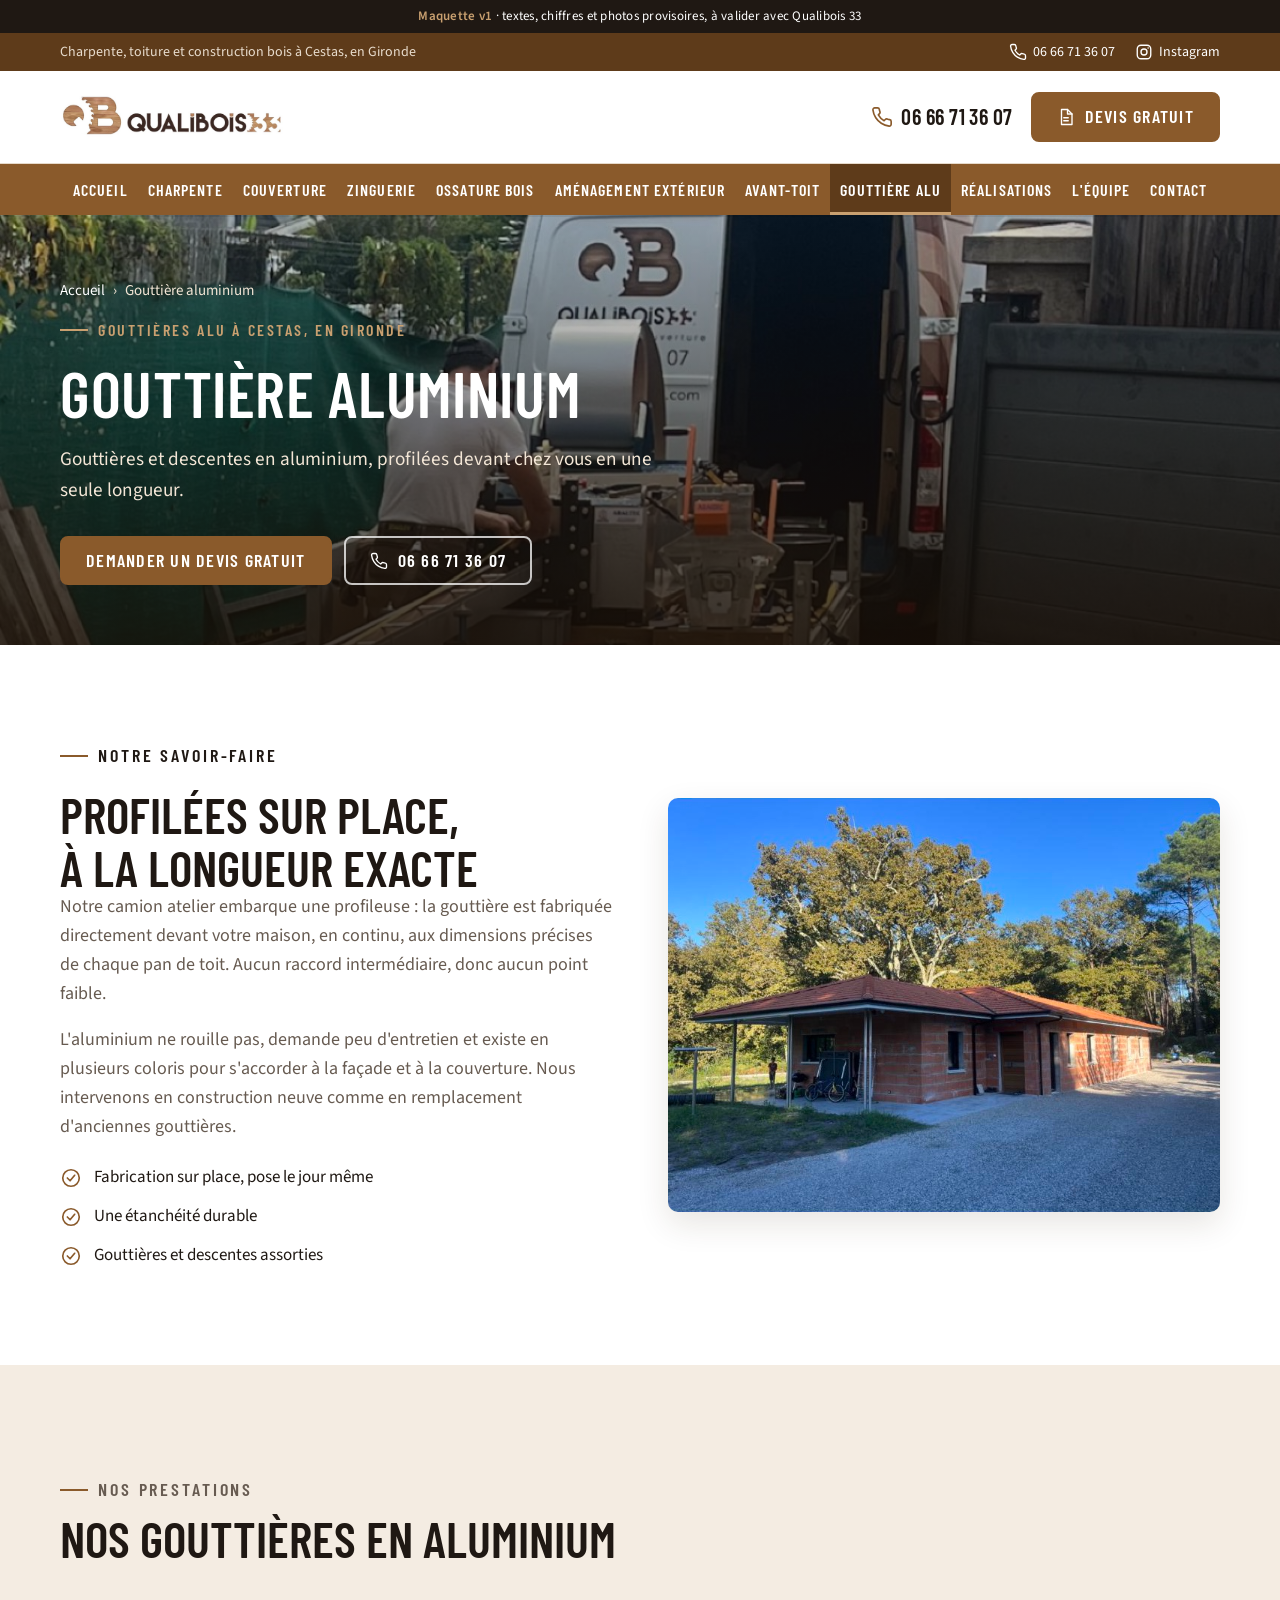
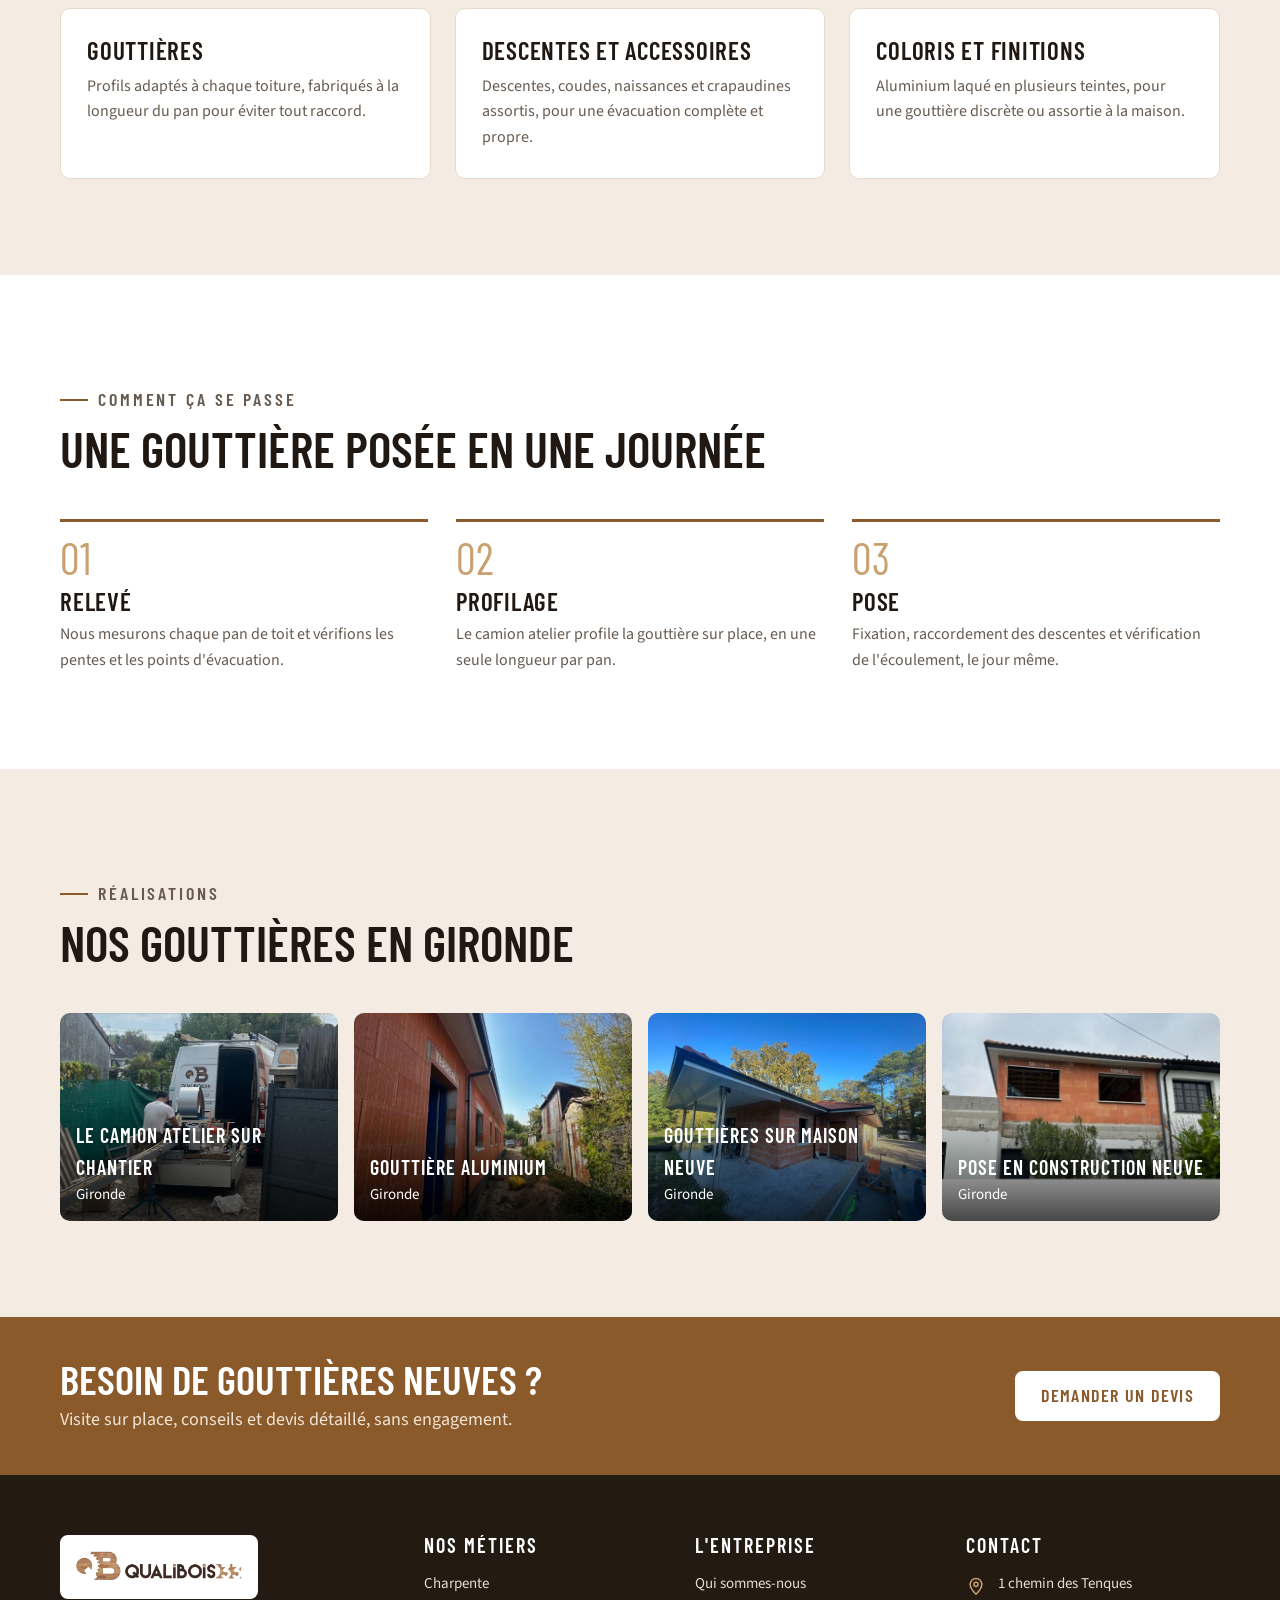
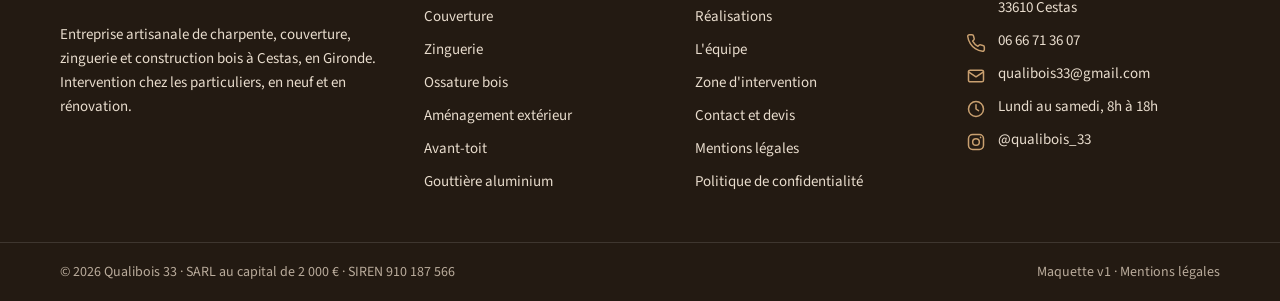
<file: site/gouttiere-aluminium.html>
<!DOCTYPE html>
<html lang="fr">
<head>
<meta charset="utf-8">
<meta name="viewport" content="width=device-width, initial-scale=1, viewport-fit=cover">
<meta name="robots" content="noindex, nofollow">
<title>Gouttières aluminium sur mesure à Cestas et en Gironde · Qualibois 33</title>
<meta name="description" content="Gouttières et descentes en aluminium profilées sur place par le camion atelier de Qualibois 33, plusieurs coloris. Cestas, près de Bordeaux.">
<link rel="canonical" href="https://qualibois33.com/gouttiere-aluminium.html">
<meta property="og:title" content="Gouttières aluminium sur mesure à Cestas et en Gironde · Qualibois 33">
<meta property="og:description" content="Gouttières et descentes en aluminium, profilées devant chez vous en une seule longueur.">
<meta property="og:image" content="https://qualibois33.com/img/gouttiere-camion-atelier-1030.jpg">
<meta property="og:type" content="website">
<meta property="og:locale" content="fr_FR">
<link rel="preconnect" href="https://fonts.googleapis.com">
<link rel="preconnect" href="https://fonts.gstatic.com" crossorigin>
<link rel="stylesheet" href="https://fonts.googleapis.com/css2?family=Barlow+Condensed:wght@500;600;700&family=Source+Sans+3:ital,wght@0,400;0,600;1,400&display=swap">
<link rel="stylesheet" href="css/style.css">
</head>
<body>
<svg hidden aria-hidden="true" xmlns="http://www.w3.org/2000/svg">
  <symbol id="i-tel" viewBox="0 0 24 24"><path d="M22 16.9v3a2 2 0 0 1-2.2 2 19.8 19.8 0 0 1-8.6-3.1 19.5 19.5 0 0 1-6-6A19.8 19.8 0 0 1 2.1 4.2 2 2 0 0 1 4.1 2h3a2 2 0 0 1 2 1.7c.1.9.4 1.8.7 2.6a2 2 0 0 1-.5 2.1L8 9.7a16 16 0 0 0 6.3 6.3l1.3-1.3a2 2 0 0 1 2.1-.5c.8.3 1.7.6 2.6.7a2 2 0 0 1 1.7 2z"/></symbol>
  <symbol id="i-mail" viewBox="0 0 24 24"><rect x="3" y="5" width="18" height="14" rx="2"/><path d="m3 7 9 6 9-6"/></symbol>
  <symbol id="i-pin" viewBox="0 0 24 24"><path d="M12 22s7-7.1 7-12a7 7 0 1 0-14 0c0 4.9 7 12 7 12z"/><circle cx="12" cy="10" r="2.5"/></symbol>
  <symbol id="i-horloge" viewBox="0 0 24 24"><circle cx="12" cy="12" r="9"/><path d="M12 7v5l3 2"/></symbol>
  <symbol id="i-instagram" viewBox="0 0 24 24"><rect x="3" y="3" width="18" height="18" rx="5"/><circle cx="12" cy="12" r="4"/><circle cx="17.5" cy="6.5" r="1" fill="currentColor" stroke="none"/></symbol>
  <symbol id="i-check" viewBox="0 0 24 24"><circle cx="12" cy="12" r="9"/><path d="m8 12 3 3 5-6"/></symbol>
  <symbol id="i-fleche" viewBox="0 0 24 24"><path d="M5 12h14M13 6l6 6-6 6"/></symbol>
  <symbol id="i-devis" viewBox="0 0 24 24"><path d="M6 2h8l6 6v14H6z"/><path d="M14 2v6h6M9 13h6M9 17h6"/></symbol>
</svg>

<a class="skip" href="#contenu">Aller au contenu</a>
<div class="ruban"><strong>Maquette v1</strong> · textes, chiffres et photos provisoires, à valider avec Qualibois 33</div>

<div class="topbar">
  <div class="container">
    <div class="gauche">Charpente, toiture et construction bois à Cestas, en Gironde</div>
    <div class="droite">
      <a href="tel:+33666713607"><svg class="ico"><use href="#i-tel"/></svg>06 66 71 36 07</a>
      <a href="https://www.instagram.com/qualibois_33/" target="_blank" rel="noopener"><svg class="ico"><use href="#i-instagram"/></svg>Instagram</a>
    </div>
  </div>
</div>

<header class="entete">
  <div class="container">
    <a class="logo" href="index.html" aria-label="Qualibois 33, accueil"><img src="img/logo-qualibois33.png" alt="Qualibois 33, charpente et couverture" width="300" height="76"></a>
    <div class="actions">
      <a class="tel" href="tel:+33666713607"><svg class="ico"><use href="#i-tel"/></svg>06 66 71 36 07</a>
      <a class="btn btn-plein" href="index.html#contact"><svg class="ico"><use href="#i-devis"/></svg>Devis gratuit</a>
      <button class="burger" type="button" aria-expanded="false" aria-controls="menu"><span></span>Menu</button>
    </div>
  </div>
</header>

<nav class="nav" id="menu" aria-label="Nos métiers">
  <button class="fermer" type="button">Fermer</button>
  <ul>
    <li><a href="index.html">Accueil</a></li>
    <li><a href="charpente.html">Charpente</a></li>
    <li><a href="couverture.html">Couverture</a></li>
    <li><a href="zinguerie.html">Zinguerie</a></li>
    <li><a href="ossature-bois.html">Ossature bois</a></li>
    <li><a href="amenagement-exterieur.html">Aménagement extérieur</a></li>
    <li><a href="avant-toit.html">Avant-toit</a></li>
    <li><a href="gouttiere-aluminium.html" aria-current="page">Gouttière alu</a></li>
    <li><a href="realisations.html">Réalisations</a></li>
    <li><a href="index.html#equipe">L&#x27;équipe</a></li>
    <li><a href="index.html#contact">Contact</a></li>
  </ul>
</nav>

<main id="contenu">

<section class="hero hero-page" aria-labelledby="titre-page">
  <img class="fond" src="img/gouttiere-camion-atelier-1030.jpg" alt="" fetchpriority="high">
  <div class="container">
    <nav class="fil" aria-label="Fil d'Ariane"><a href="index.html">Accueil</a><span aria-hidden="true">›</span><span>Gouttière aluminium</span></nav>
    <p class="kicker">Gouttières alu à Cestas, en Gironde</p>
    <h1 id="titre-page">Gouttière aluminium</h1>
    <p class="sous">Gouttières et descentes en aluminium, profilées devant chez vous en une seule longueur.</p>
    <div class="actions">
      <a class="btn btn-plein" href="index.html#contact">Demander un devis gratuit</a>
      <a class="btn btn-contour" href="tel:+33666713607"><svg class="ico"><use href="#i-tel"/></svg>06 66 71 36 07</a>
    </div>
  </div>
</section>

<section class="section">
  <div class="container deux-colonnes">
    <div class="texte">
      <p class="kicker">Notre savoir-faire</p>
      <h2 class="titre">Profilées sur place, à la longueur exacte</h2>
      <p>Notre camion atelier embarque une profileuse : la gouttière est fabriquée directement devant votre maison, en continu, aux dimensions précises de chaque pan de toit. Aucun raccord intermédiaire, donc aucun point faible.</p>
      <p>L&#x27;aluminium ne rouille pas, demande peu d&#x27;entretien et existe en plusieurs coloris pour s&#x27;accorder à la façade et à la couverture. Nous intervenons en construction neuve comme en remplacement d&#x27;anciennes gouttières.</p>
      <ul class="liste-coches">
        <li><svg class="ico"><use href="#i-check"/></svg>Fabrication sur place, pose le jour même</li>
        <li><svg class="ico"><use href="#i-check"/></svg>Une étanchéité durable</li>
        <li><svg class="ico"><use href="#i-check"/></svg>Gouttières et descentes assorties</li>
      </ul>
    </div>
    <div class="photo"><img src="img/gouttiere-01.jpg" alt="Maison neuve équipée de gouttières en aluminium" loading="lazy"></div>
  </div>
</section>

<section class="section sable">
  <div class="container">
    <div class="entete-section">
      <p class="kicker">Nos prestations</p>
      <h2 class="titre">Nos gouttières en aluminium</h2>
    </div>
    <div class="colonnes">
      <div class="colonne">
        <h3>Gouttières</h3>
        <p>Profils adaptés à chaque toiture, fabriqués à la longueur du pan pour éviter tout raccord.</p>
      </div>
      <div class="colonne">
        <h3>Descentes et accessoires</h3>
        <p>Descentes, coudes, naissances et crapaudines assortis, pour une évacuation complète et propre.</p>
      </div>
      <div class="colonne">
        <h3>Coloris et finitions</h3>
        <p>Aluminium laqué en plusieurs teintes, pour une gouttière discrète ou assortie à la maison.</p>
      </div>
    </div>
  </div>
</section>

<section class="section">
  <div class="container">
    <div class="entete-section">
      <p class="kicker">Comment ça se passe</p>
      <h2 class="titre">Une gouttière posée en une journée</h2>
    </div>
    <div class="etapes">
      <div class="etape"><h3>Relevé</h3><p>Nous mesurons chaque pan de toit et vérifions les pentes et les points d&#x27;évacuation.</p></div>
      <div class="etape"><h3>Profilage</h3><p>Le camion atelier profile la gouttière sur place, en une seule longueur par pan.</p></div>
      <div class="etape"><h3>Pose</h3><p>Fixation, raccordement des descentes et vérification de l&#x27;écoulement, le jour même.</p></div>
    </div>
  </div>
</section>

<section class="section sable">
  <div class="container">
    <div class="entete-section">
      <p class="kicker">Réalisations</p>
      <h2 class="titre">Nos gouttières en Gironde</h2>
    </div>
    <div class="galerie quatre">
      <figure><img src="img/gouttiere-camion-atelier-1030.jpg" alt="Le camion atelier et sa profileuse sur un chantier" loading="lazy"><figcaption><strong>Le camion atelier sur chantier</strong>Gironde</figcaption></figure>
      <figure><img src="img/gouttiere-02.jpg" alt="Gouttière aluminium le long d&#x27;une façade" loading="lazy"><figcaption><strong>Gouttière aluminium</strong>Gironde</figcaption></figure>
      <figure><img src="img/gouttiere-03.jpg" alt="Gouttières aluminium blanches sur une maison neuve" loading="lazy"><figcaption><strong>Gouttières sur maison neuve</strong>Gironde</figcaption></figure>
      <figure><img src="img/gouttiere-04.jpg" alt="Gouttières posées sur une construction en cours" loading="lazy"><figcaption><strong>Pose en construction neuve</strong>Gironde</figcaption></figure>
    </div>
  </div>
</section>

<section class="cta">
  <div class="container">
    <div>
      <h2>Besoin de gouttières neuves ?</h2>
      <p>Visite sur place, conseils et devis détaillé, sans engagement.</p>
    </div>
    <a class="btn btn-blanc" href="index.html#contact">Demander un devis</a>
  </div>
</section>

</main>

<footer class="footer">
  <div class="container haut">
    <div>
      <div class="chip"><img src="img/logo-qualibois33.png" alt="Qualibois 33" width="300" height="76"></div>
      <p>Entreprise artisanale de charpente, couverture, zinguerie et construction bois à Cestas, en Gironde. Intervention chez les particuliers, en neuf et en rénovation.</p>
    </div>
    <div>
      <h3>Nos métiers</h3>
      <ul>
        <li><a href="charpente.html">Charpente</a></li><li><a href="couverture.html">Couverture</a></li><li><a href="zinguerie.html">Zinguerie</a></li><li><a href="ossature-bois.html">Ossature bois</a></li><li><a href="amenagement-exterieur.html">Aménagement extérieur</a></li><li><a href="avant-toit.html">Avant-toit</a></li><li><a href="gouttiere-aluminium.html">Gouttière aluminium</a></li>
      </ul>
    </div>
    <div>
      <h3>L'entreprise</h3>
      <ul>
        <li><a href="index.html#entreprise">Qui sommes-nous</a></li><li><a href="realisations.html">Réalisations</a></li><li><a href="index.html#equipe">L'équipe</a></li><li><a href="index.html#zone">Zone d'intervention</a></li><li><a href="index.html#contact">Contact et devis</a></li><li><a href="#">Mentions légales</a></li><li><a href="#">Politique de confidentialité</a></li>
      </ul>
    </div>
    <div>
      <h3>Contact</h3>
      <ul>
        <li class="bloc"><svg class="ico"><use href="#i-pin"/></svg><span>1 chemin des Tenques<br>33610 Cestas</span></li>
        <li class="bloc"><svg class="ico"><use href="#i-tel"/></svg><a href="tel:+33666713607">06 66 71 36 07</a></li>
        <li class="bloc"><svg class="ico"><use href="#i-mail"/></svg><a href="mailto:qualibois33@gmail.com">qualibois33@gmail.com</a></li>
        <li class="bloc"><svg class="ico"><use href="#i-horloge"/></svg><span>Lundi au samedi, 8h à 18h</span></li>
        <li class="bloc"><svg class="ico"><use href="#i-instagram"/></svg><a href="https://www.instagram.com/qualibois_33/" target="_blank" rel="noopener">@qualibois_33</a></li>
      </ul>
    </div>
  </div>
  <div class="footer-bas">
    <div class="container">
      <span>© <span data-annee>2026</span> Qualibois 33 · SARL au capital de 2 000 € · SIREN 910 187 566</span>
      <span>Maquette v1 · <a href="#">Mentions légales</a></span>
    </div>
  </div>
</footer>

<script src="js/main.js"></script>
</body>
</html>
</file>
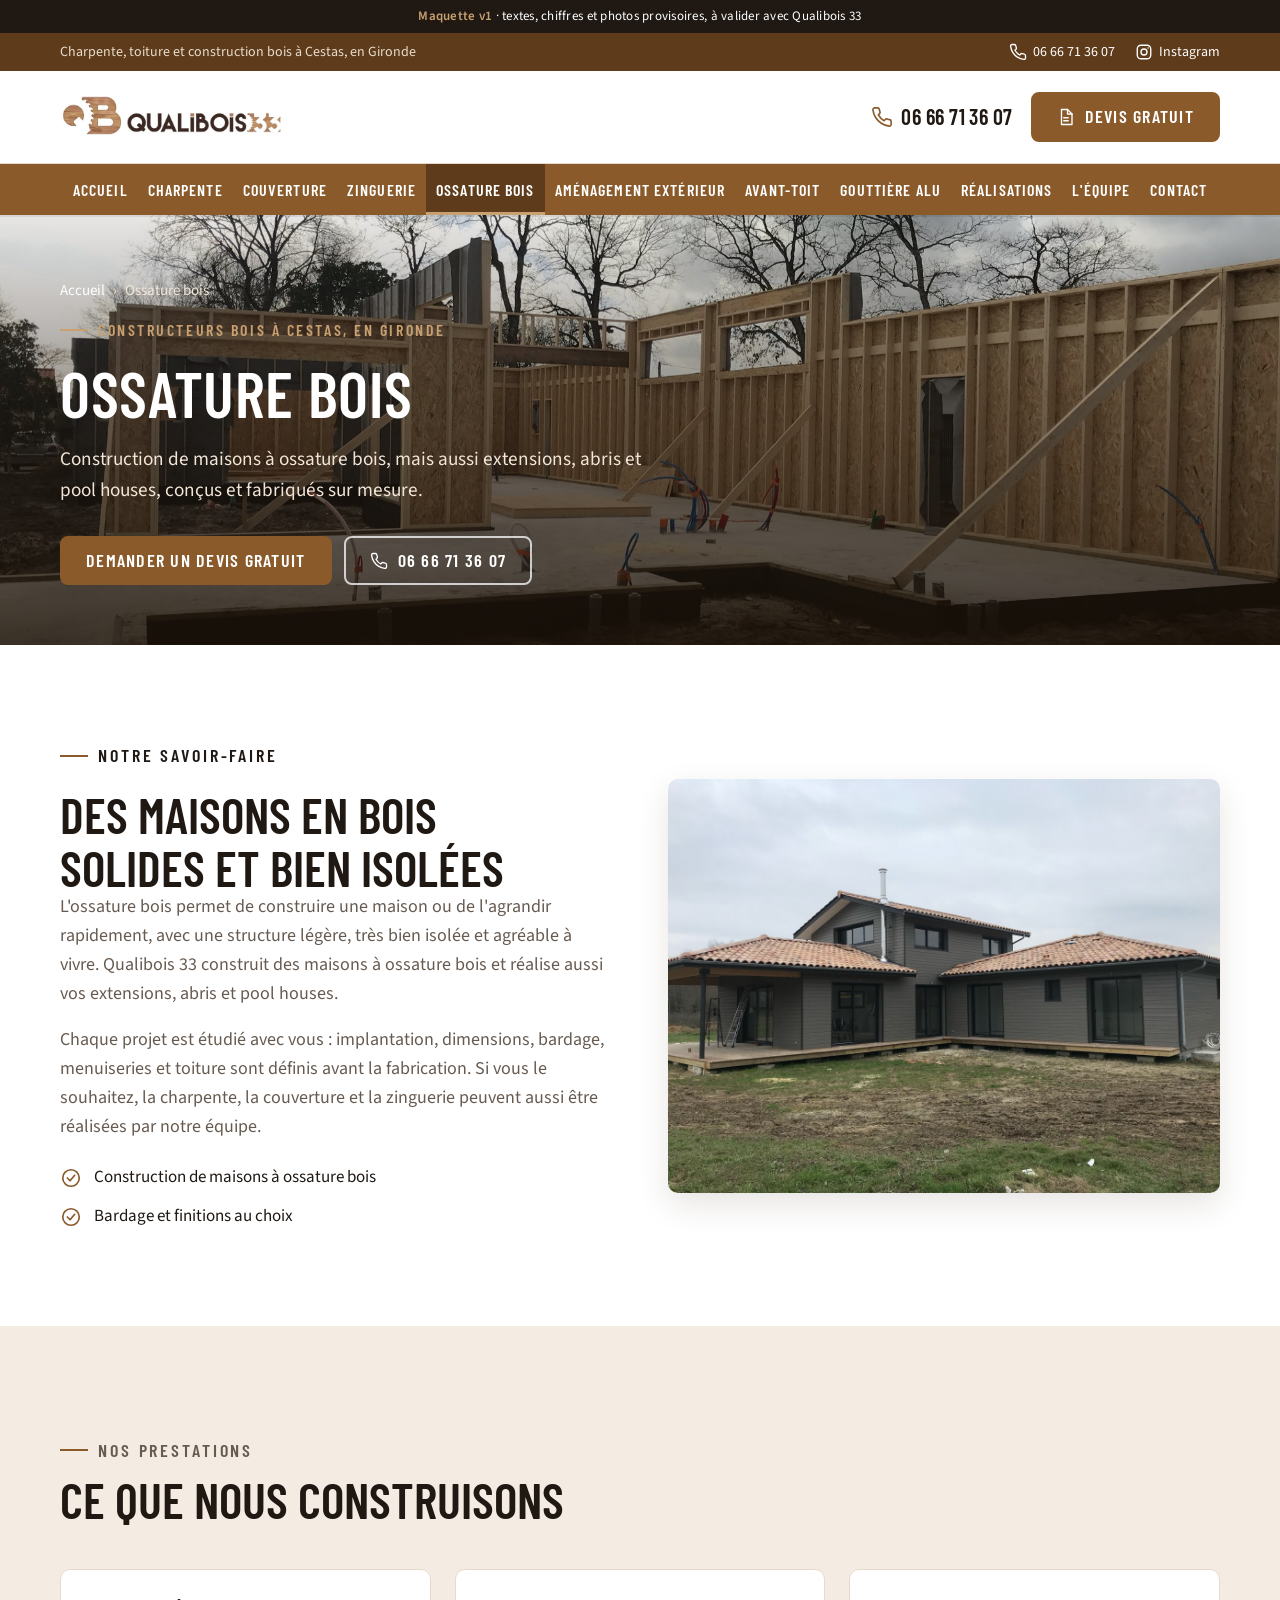
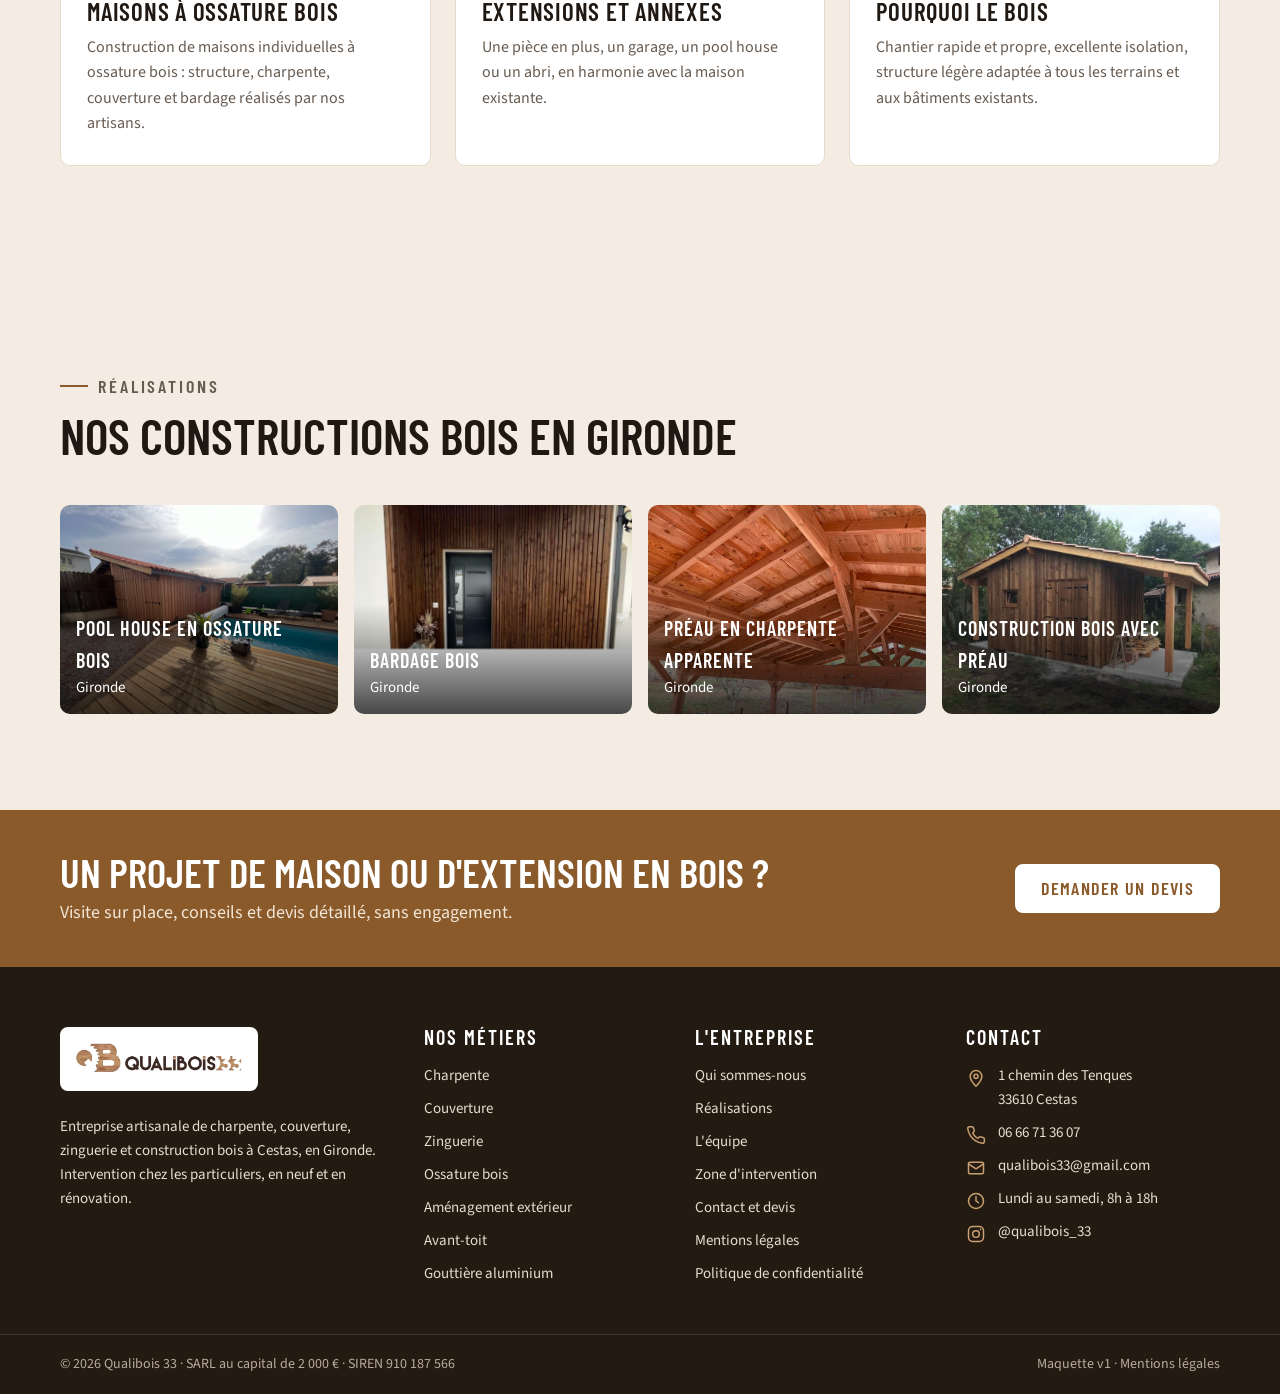
<file: site/ossature-bois.html>
<!DOCTYPE html>
<html lang="fr">
<head>
<meta charset="utf-8">
<meta name="viewport" content="width=device-width, initial-scale=1, viewport-fit=cover">
<meta name="robots" content="noindex, nofollow">
<title>Maison ossature bois à Cestas et en Gironde · Qualibois 33</title>
<meta name="description" content="Construction de maisons à ossature bois, extensions, abris et pool houses, conçus et fabriqués sur mesure par Qualibois 33 à Cestas, près de Bordeaux. Devis gratuit.">
<link rel="canonical" href="https://qualibois33.com/ossature-bois.html">
<meta property="og:title" content="Maison ossature bois à Cestas et en Gironde · Qualibois 33">
<meta property="og:description" content="Construction de maisons à ossature bois, mais aussi extensions, abris et pool houses, conçus et fabriqués sur mesure.">
<meta property="og:image" content="https://qualibois33.com/img/ossature-murs-montage.jpg">
<meta property="og:type" content="website">
<meta property="og:locale" content="fr_FR">
<link rel="preconnect" href="https://fonts.googleapis.com">
<link rel="preconnect" href="https://fonts.gstatic.com" crossorigin>
<link rel="stylesheet" href="https://fonts.googleapis.com/css2?family=Barlow+Condensed:wght@500;600;700&family=Source+Sans+3:ital,wght@0,400;0,600;1,400&display=swap">
<link rel="stylesheet" href="css/style.css">
</head>
<body>
<svg hidden aria-hidden="true" xmlns="http://www.w3.org/2000/svg">
  <symbol id="i-tel" viewBox="0 0 24 24"><path d="M22 16.9v3a2 2 0 0 1-2.2 2 19.8 19.8 0 0 1-8.6-3.1 19.5 19.5 0 0 1-6-6A19.8 19.8 0 0 1 2.1 4.2 2 2 0 0 1 4.1 2h3a2 2 0 0 1 2 1.7c.1.9.4 1.8.7 2.6a2 2 0 0 1-.5 2.1L8 9.7a16 16 0 0 0 6.3 6.3l1.3-1.3a2 2 0 0 1 2.1-.5c.8.3 1.7.6 2.6.7a2 2 0 0 1 1.7 2z"/></symbol>
  <symbol id="i-mail" viewBox="0 0 24 24"><rect x="3" y="5" width="18" height="14" rx="2"/><path d="m3 7 9 6 9-6"/></symbol>
  <symbol id="i-pin" viewBox="0 0 24 24"><path d="M12 22s7-7.1 7-12a7 7 0 1 0-14 0c0 4.9 7 12 7 12z"/><circle cx="12" cy="10" r="2.5"/></symbol>
  <symbol id="i-horloge" viewBox="0 0 24 24"><circle cx="12" cy="12" r="9"/><path d="M12 7v5l3 2"/></symbol>
  <symbol id="i-instagram" viewBox="0 0 24 24"><rect x="3" y="3" width="18" height="18" rx="5"/><circle cx="12" cy="12" r="4"/><circle cx="17.5" cy="6.5" r="1" fill="currentColor" stroke="none"/></symbol>
  <symbol id="i-check" viewBox="0 0 24 24"><circle cx="12" cy="12" r="9"/><path d="m8 12 3 3 5-6"/></symbol>
  <symbol id="i-fleche" viewBox="0 0 24 24"><path d="M5 12h14M13 6l6 6-6 6"/></symbol>
  <symbol id="i-devis" viewBox="0 0 24 24"><path d="M6 2h8l6 6v14H6z"/><path d="M14 2v6h6M9 13h6M9 17h6"/></symbol>
</svg>

<a class="skip" href="#contenu">Aller au contenu</a>
<div class="ruban"><strong>Maquette v1</strong> · textes, chiffres et photos provisoires, à valider avec Qualibois 33</div>

<div class="topbar">
  <div class="container">
    <div class="gauche">Charpente, toiture et construction bois à Cestas, en Gironde</div>
    <div class="droite">
      <a href="tel:+33666713607"><svg class="ico"><use href="#i-tel"/></svg>06 66 71 36 07</a>
      <a href="https://www.instagram.com/qualibois_33/" target="_blank" rel="noopener"><svg class="ico"><use href="#i-instagram"/></svg>Instagram</a>
    </div>
  </div>
</div>

<header class="entete">
  <div class="container">
    <a class="logo" href="index.html" aria-label="Qualibois 33, accueil"><img src="img/logo-qualibois33.png" alt="Qualibois 33, charpente et couverture" width="300" height="76"></a>
    <div class="actions">
      <a class="tel" href="tel:+33666713607"><svg class="ico"><use href="#i-tel"/></svg>06 66 71 36 07</a>
      <a class="btn btn-plein" href="index.html#contact"><svg class="ico"><use href="#i-devis"/></svg>Devis gratuit</a>
      <button class="burger" type="button" aria-expanded="false" aria-controls="menu"><span></span>Menu</button>
    </div>
  </div>
</header>

<nav class="nav" id="menu" aria-label="Nos métiers">
  <button class="fermer" type="button">Fermer</button>
  <ul>
    <li><a href="index.html">Accueil</a></li>
    <li><a href="charpente.html">Charpente</a></li>
    <li><a href="couverture.html">Couverture</a></li>
    <li><a href="zinguerie.html">Zinguerie</a></li>
    <li><a href="ossature-bois.html" aria-current="page">Ossature bois</a></li>
    <li><a href="amenagement-exterieur.html">Aménagement extérieur</a></li>
    <li><a href="avant-toit.html">Avant-toit</a></li>
    <li><a href="gouttiere-aluminium.html">Gouttière alu</a></li>
    <li><a href="realisations.html">Réalisations</a></li>
    <li><a href="index.html#equipe">L&#x27;équipe</a></li>
    <li><a href="index.html#contact">Contact</a></li>
  </ul>
</nav>

<main id="contenu">

<section class="hero hero-page" aria-labelledby="titre-page">
  <img class="fond" src="img/ossature-murs-montage.jpg" alt="" fetchpriority="high">
  <div class="container">
    <nav class="fil" aria-label="Fil d'Ariane"><a href="index.html">Accueil</a><span aria-hidden="true">›</span><span>Ossature bois</span></nav>
    <p class="kicker">Constructeurs bois à Cestas, en Gironde</p>
    <h1 id="titre-page">Ossature bois</h1>
    <p class="sous">Construction de maisons à ossature bois, mais aussi extensions, abris et pool houses, conçus et fabriqués sur mesure.</p>
    <div class="actions">
      <a class="btn btn-plein" href="index.html#contact">Demander un devis gratuit</a>
      <a class="btn btn-contour" href="tel:+33666713607"><svg class="ico"><use href="#i-tel"/></svg>06 66 71 36 07</a>
    </div>
  </div>
</section>

<section class="section">
  <div class="container deux-colonnes">
    <div class="texte">
      <p class="kicker">Notre savoir-faire</p>
      <h2 class="titre">Des maisons en bois solides et bien isolées</h2>
      <p>L&#x27;ossature bois permet de construire une maison ou de l&#x27;agrandir rapidement, avec une structure légère, très bien isolée et agréable à vivre. Qualibois 33 construit des maisons à ossature bois et réalise aussi vos extensions, abris et pool houses.</p>
      <p>Chaque projet est étudié avec vous : implantation, dimensions, bardage, menuiseries et toiture sont définis avant la fabrication. Si vous le souhaitez, la charpente, la couverture et la zinguerie peuvent aussi être réalisées par notre équipe.</p>
      <ul class="liste-coches">
        <li><svg class="ico"><use href="#i-check"/></svg>Construction de maisons à ossature bois</li>
        <li><svg class="ico"><use href="#i-check"/></svg>Bardage et finitions au choix</li>
      </ul>
    </div>
    <div class="photo"><img src="img/ossature-maison-terminee.jpg" alt="Maison à ossature bois terminée, avec bardage, toiture en tuiles et terrasse, réalisée par Qualibois 33" loading="lazy"></div>
  </div>
</section>

<section class="section sable">
  <div class="container">
    <div class="entete-section">
      <p class="kicker">Nos prestations</p>
      <h2 class="titre">Ce que nous construisons</h2>
    </div>
    <div class="colonnes">
      <div class="colonne">
        <h3>Maisons à ossature bois</h3>
        <p>Construction de maisons individuelles à ossature bois : structure, charpente, couverture et bardage réalisés par nos artisans.</p>
      </div>
      <div class="colonne">
        <h3>Extensions et annexes</h3>
        <p>Une pièce en plus, un garage, un pool house ou un abri, en harmonie avec la maison existante.</p>
      </div>
      <div class="colonne">
        <h3>Pourquoi le bois</h3>
        <p>Chantier rapide et propre, excellente isolation, structure légère adaptée à tous les terrains et aux bâtiments existants.</p>
      </div>
    </div>
  </div>
</section>

<section class="section sable">
  <div class="container">
    <div class="entete-section">
      <p class="kicker">Réalisations</p>
      <h2 class="titre">Nos constructions bois en Gironde</h2>
    </div>
    <div class="galerie quatre">
      <figure><img src="img/amenagement-pool-house.jpg" alt="Pool house en ossature bois au bord d&#x27;une piscine" loading="lazy"><figcaption><strong>Pool house en ossature bois</strong>Gironde</figcaption></figure>
      <figure><img src="img/amenagement-02.jpg" alt="Bardage bois vertical autour d&#x27;une porte d&#x27;entrée" loading="lazy"><figcaption><strong>Bardage bois</strong>Gironde</figcaption></figure>
      <figure><img src="img/hero-charpente.jpg" alt="Préau en charpente bois apparente" loading="lazy"><figcaption><strong>Préau en charpente apparente</strong>Gironde</figcaption></figure>
      <figure><img src="img/amenagement-01.jpg" alt="Construction en ossature bois avec préau" loading="lazy"><figcaption><strong>Construction bois avec préau</strong>Gironde</figcaption></figure>
    </div>
  </div>
</section>

<section class="cta">
  <div class="container">
    <div>
      <h2>Un projet de maison ou d&#x27;extension en bois ?</h2>
      <p>Visite sur place, conseils et devis détaillé, sans engagement.</p>
    </div>
    <a class="btn btn-blanc" href="index.html#contact">Demander un devis</a>
  </div>
</section>

</main>

<footer class="footer">
  <div class="container haut">
    <div>
      <div class="chip"><img src="img/logo-qualibois33.png" alt="Qualibois 33" width="300" height="76"></div>
      <p>Entreprise artisanale de charpente, couverture, zinguerie et construction bois à Cestas, en Gironde. Intervention chez les particuliers, en neuf et en rénovation.</p>
    </div>
    <div>
      <h3>Nos métiers</h3>
      <ul>
        <li><a href="charpente.html">Charpente</a></li><li><a href="couverture.html">Couverture</a></li><li><a href="zinguerie.html">Zinguerie</a></li><li><a href="ossature-bois.html">Ossature bois</a></li><li><a href="amenagement-exterieur.html">Aménagement extérieur</a></li><li><a href="avant-toit.html">Avant-toit</a></li><li><a href="gouttiere-aluminium.html">Gouttière aluminium</a></li>
      </ul>
    </div>
    <div>
      <h3>L'entreprise</h3>
      <ul>
        <li><a href="index.html#entreprise">Qui sommes-nous</a></li><li><a href="realisations.html">Réalisations</a></li><li><a href="index.html#equipe">L'équipe</a></li><li><a href="index.html#zone">Zone d'intervention</a></li><li><a href="index.html#contact">Contact et devis</a></li><li><a href="#">Mentions légales</a></li><li><a href="#">Politique de confidentialité</a></li>
      </ul>
    </div>
    <div>
      <h3>Contact</h3>
      <ul>
        <li class="bloc"><svg class="ico"><use href="#i-pin"/></svg><span>1 chemin des Tenques<br>33610 Cestas</span></li>
        <li class="bloc"><svg class="ico"><use href="#i-tel"/></svg><a href="tel:+33666713607">06 66 71 36 07</a></li>
        <li class="bloc"><svg class="ico"><use href="#i-mail"/></svg><a href="mailto:qualibois33@gmail.com">qualibois33@gmail.com</a></li>
        <li class="bloc"><svg class="ico"><use href="#i-horloge"/></svg><span>Lundi au samedi, 8h à 18h</span></li>
        <li class="bloc"><svg class="ico"><use href="#i-instagram"/></svg><a href="https://www.instagram.com/qualibois_33/" target="_blank" rel="noopener">@qualibois_33</a></li>
      </ul>
    </div>
  </div>
  <div class="footer-bas">
    <div class="container">
      <span>© <span data-annee>2026</span> Qualibois 33 · SARL au capital de 2 000 € · SIREN 910 187 566</span>
      <span>Maquette v1 · <a href="#">Mentions légales</a></span>
    </div>
  </div>
</footer>

<script src="js/main.js"></script>
</body>
</html>
</file>
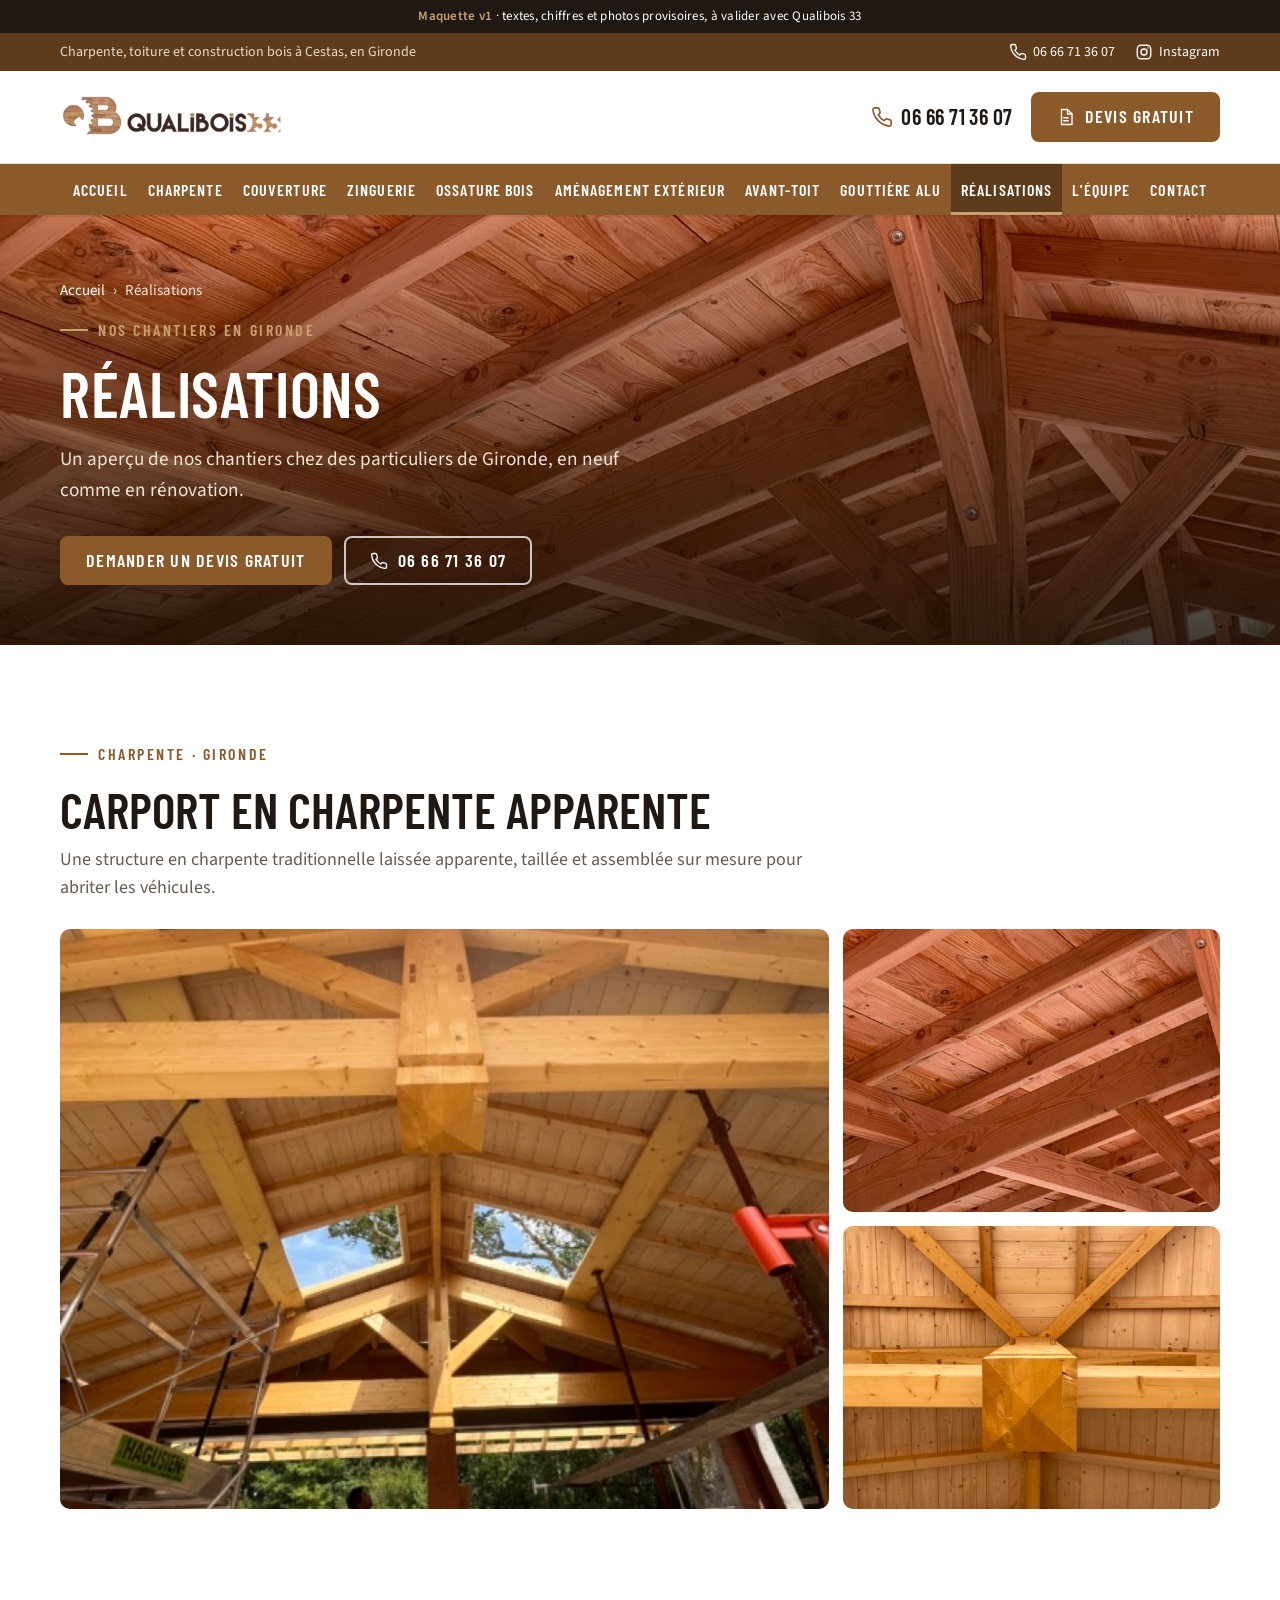
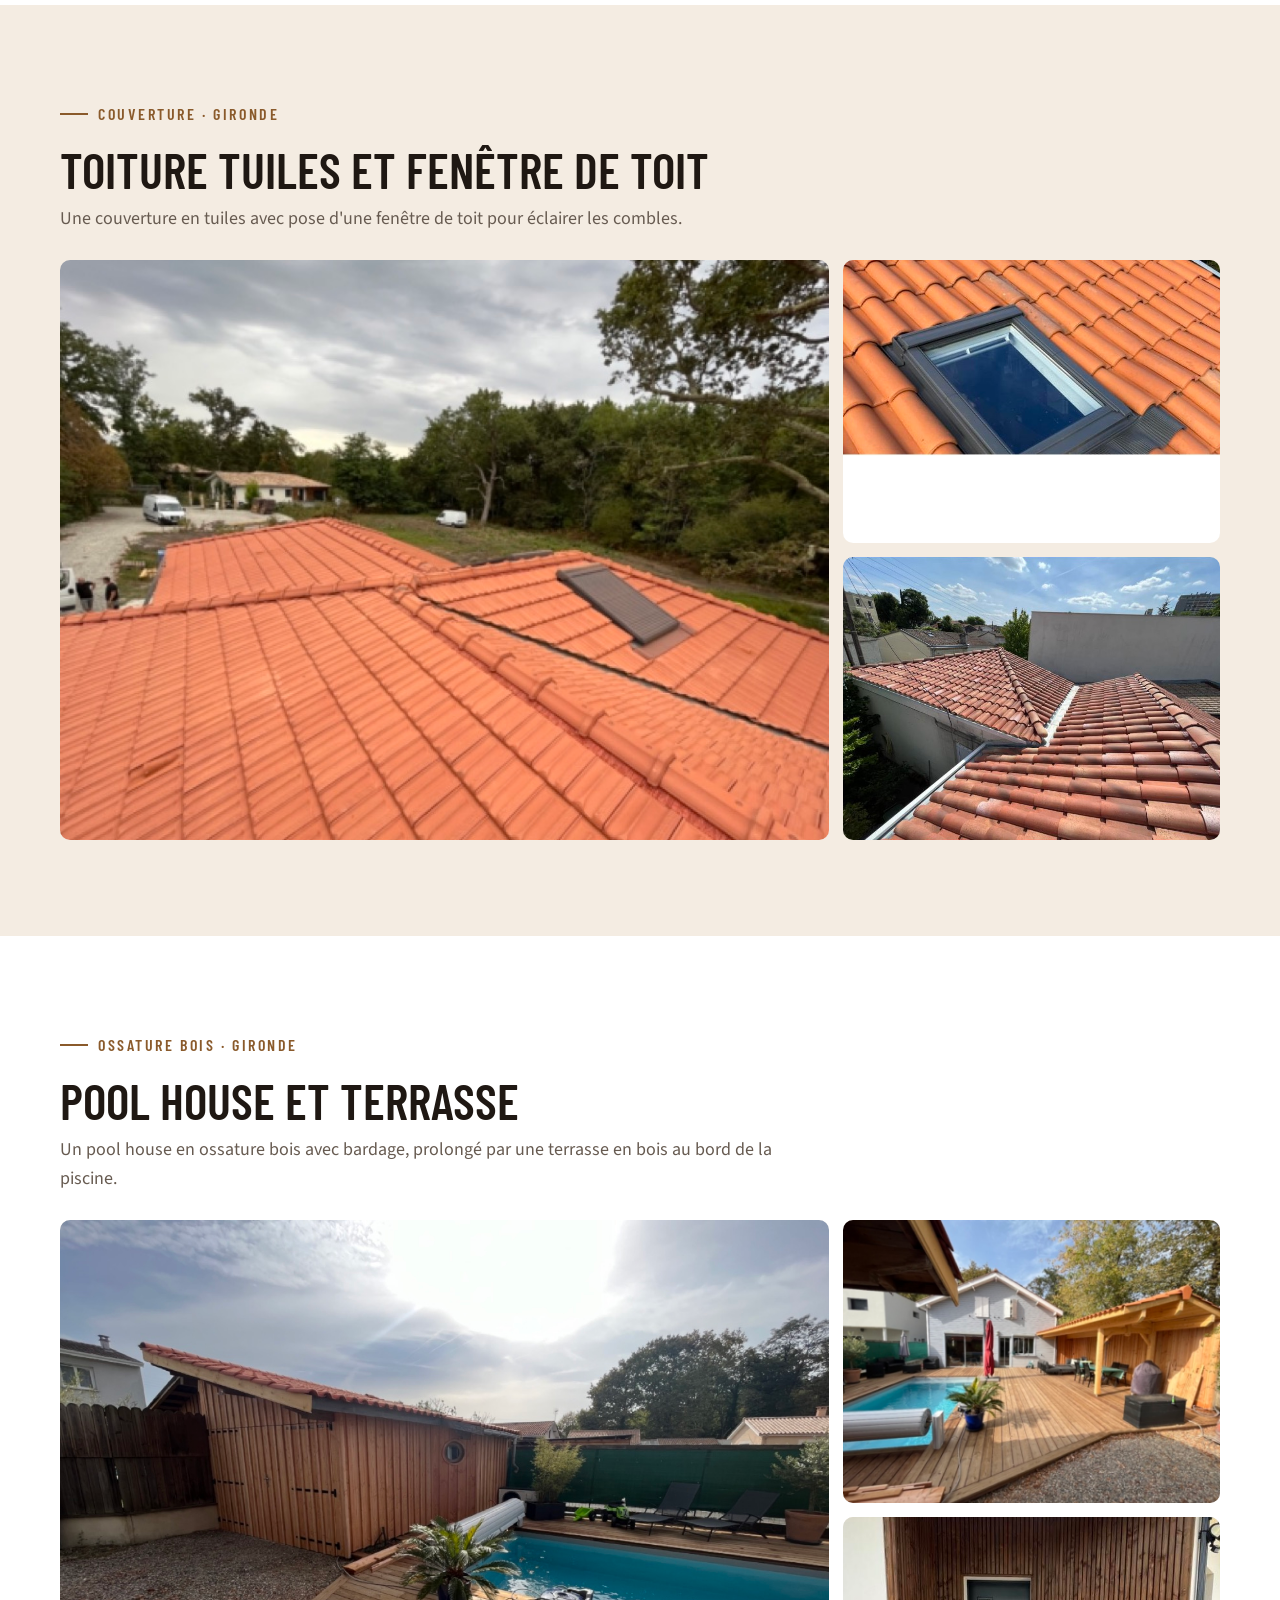
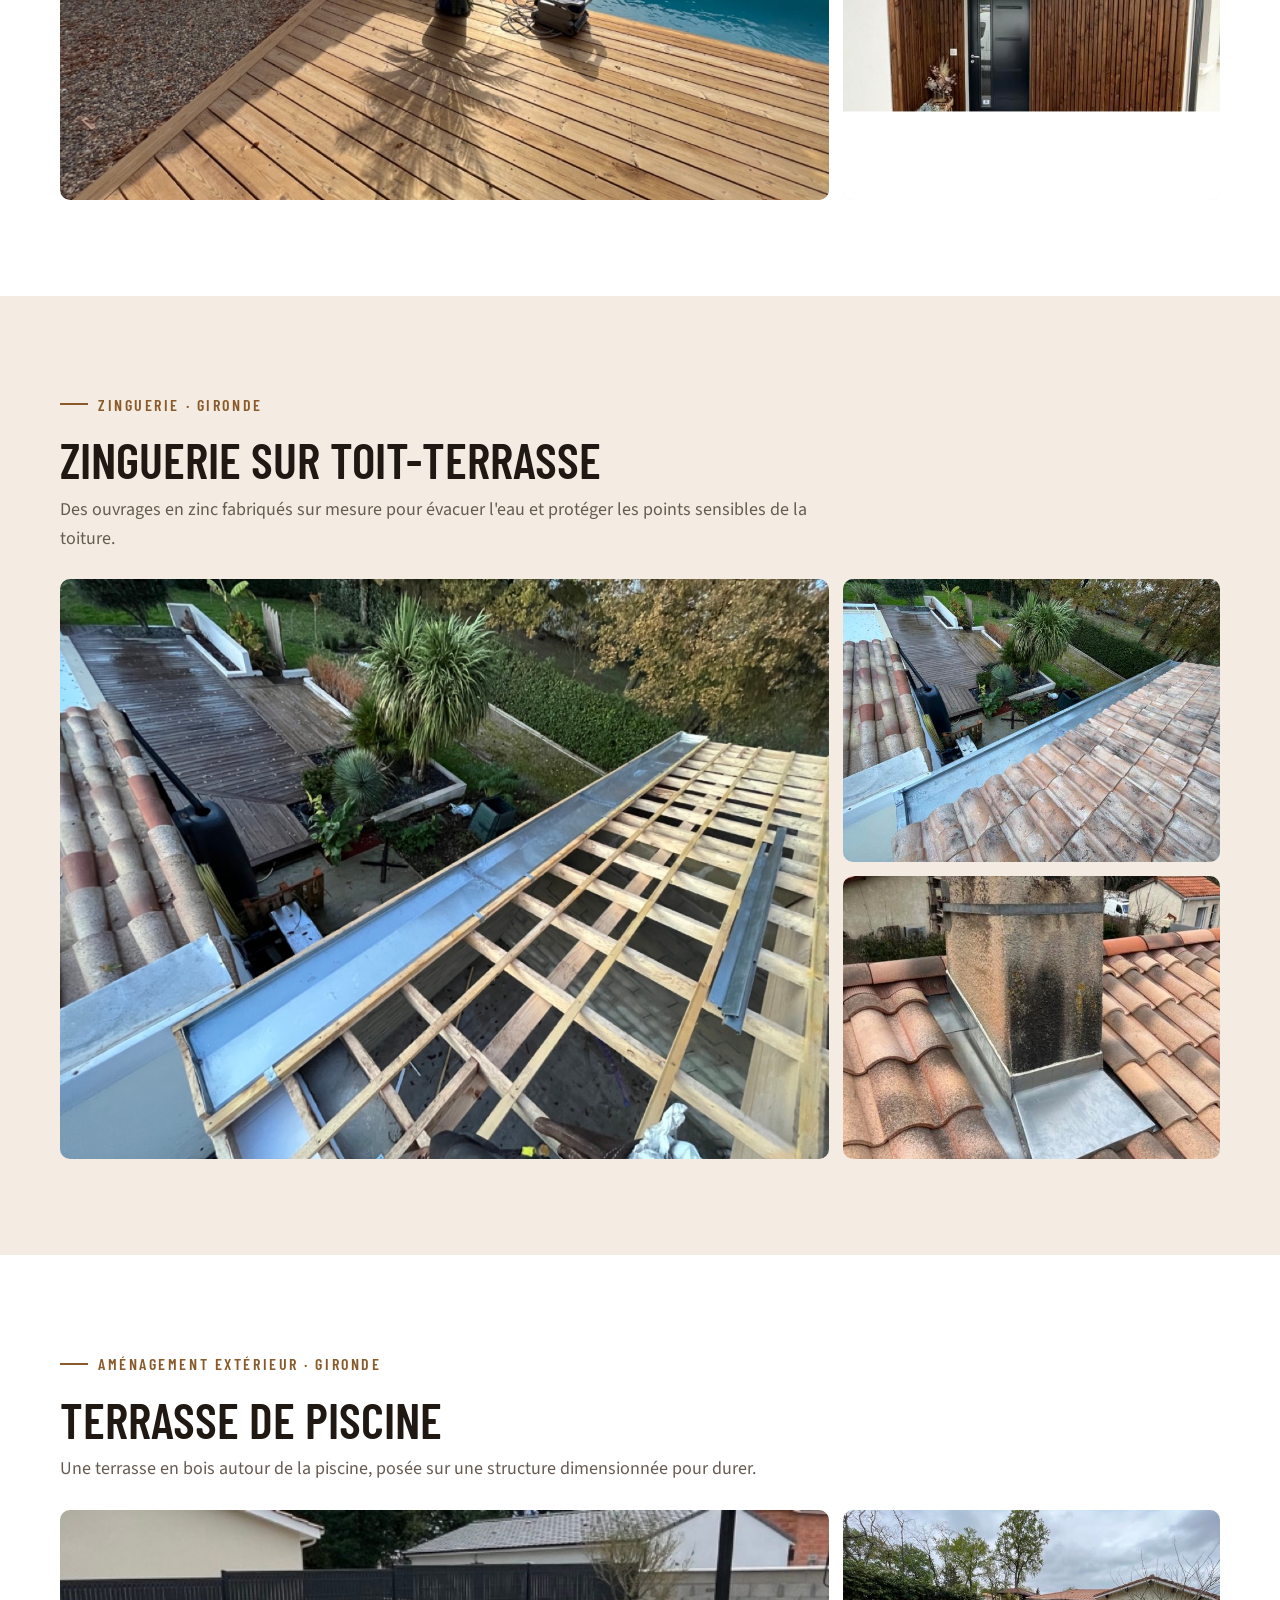
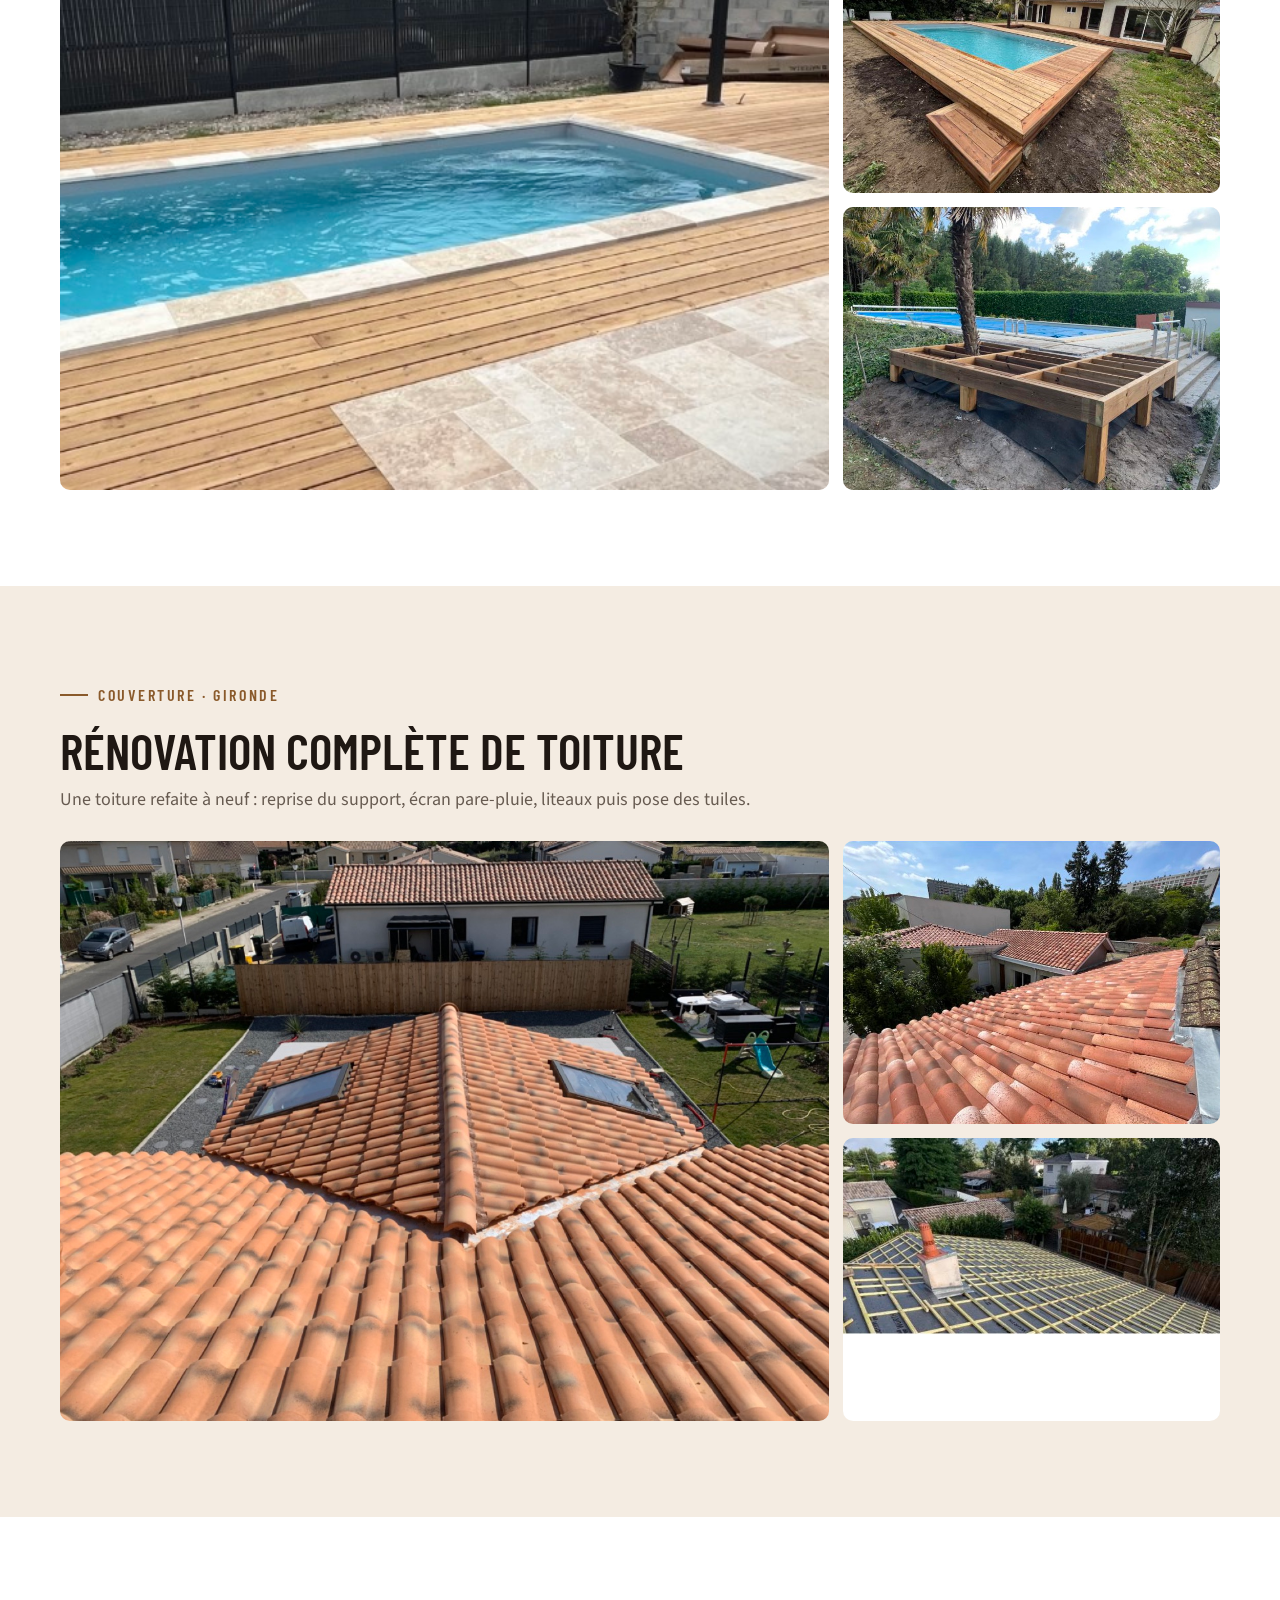
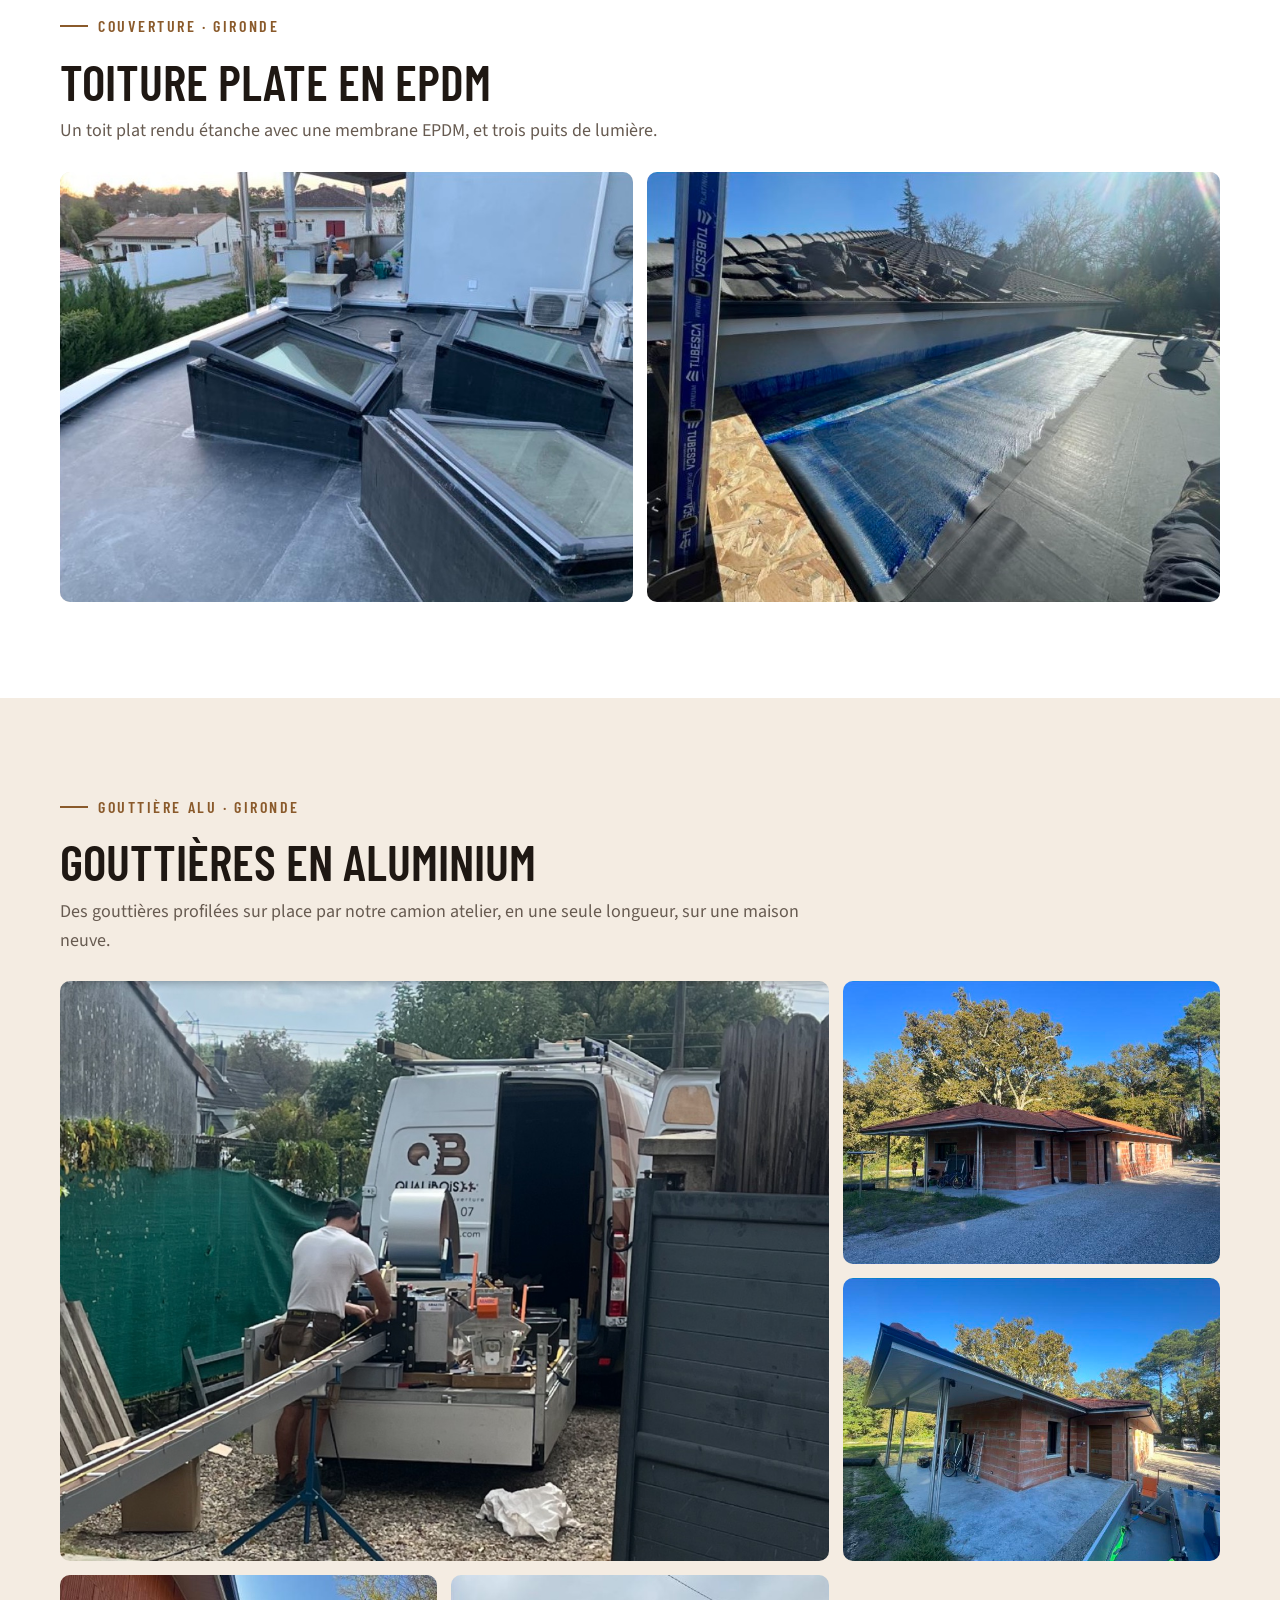
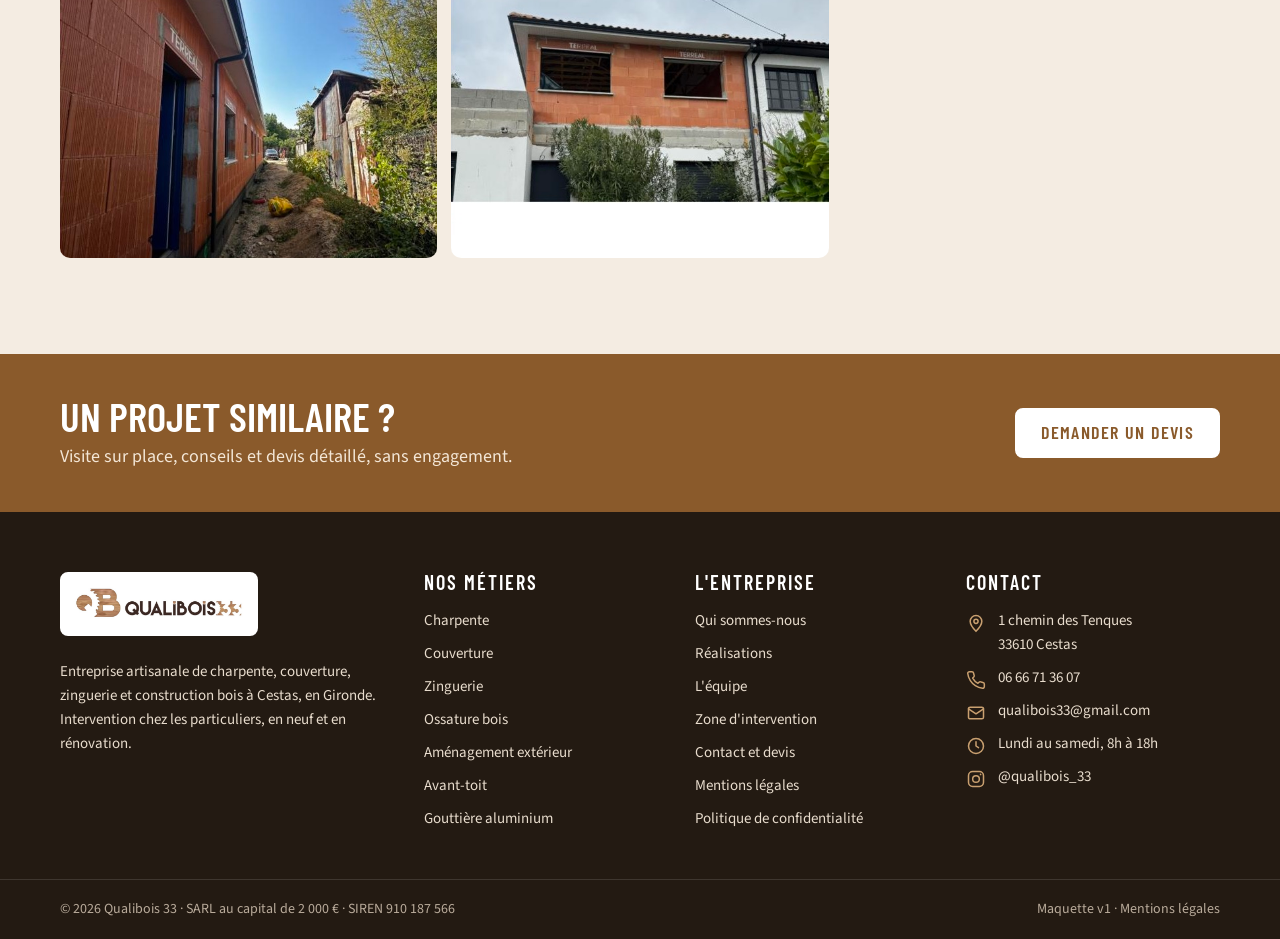
<file: site/realisations.html>
<!DOCTYPE html>
<html lang="fr">
<head>
<meta charset="utf-8">
<meta name="viewport" content="width=device-width, initial-scale=1, viewport-fit=cover">
<meta name="robots" content="noindex, nofollow">
<title>Réalisations : nos chantiers en Gironde · Qualibois 33</title>
<meta name="description" content="Charpentes, toitures, zinguerie, gouttières aluminium, ossature bois et terrasses : découvrez les chantiers réalisés par Qualibois 33 en Gironde.">
<link rel="canonical" href="https://qualibois33.com/realisations.html">
<meta property="og:title" content="Réalisations : nos chantiers en Gironde · Qualibois 33">
<meta property="og:description" content="Un aperçu de nos chantiers chez des particuliers de Gironde, en neuf comme en rénovation.">
<meta property="og:image" content="https://qualibois33.com/img/hero-charpente-1500.jpg">
<meta property="og:type" content="website">
<meta property="og:locale" content="fr_FR">
<link rel="preconnect" href="https://fonts.googleapis.com">
<link rel="preconnect" href="https://fonts.gstatic.com" crossorigin>
<link rel="stylesheet" href="https://fonts.googleapis.com/css2?family=Barlow+Condensed:wght@500;600;700&family=Source+Sans+3:ital,wght@0,400;0,600;1,400&display=swap">
<link rel="stylesheet" href="css/style.css">
</head>
<body>
<svg hidden aria-hidden="true" xmlns="http://www.w3.org/2000/svg">
  <symbol id="i-tel" viewBox="0 0 24 24"><path d="M22 16.9v3a2 2 0 0 1-2.2 2 19.8 19.8 0 0 1-8.6-3.1 19.5 19.5 0 0 1-6-6A19.8 19.8 0 0 1 2.1 4.2 2 2 0 0 1 4.1 2h3a2 2 0 0 1 2 1.7c.1.9.4 1.8.7 2.6a2 2 0 0 1-.5 2.1L8 9.7a16 16 0 0 0 6.3 6.3l1.3-1.3a2 2 0 0 1 2.1-.5c.8.3 1.7.6 2.6.7a2 2 0 0 1 1.7 2z"/></symbol>
  <symbol id="i-mail" viewBox="0 0 24 24"><rect x="3" y="5" width="18" height="14" rx="2"/><path d="m3 7 9 6 9-6"/></symbol>
  <symbol id="i-pin" viewBox="0 0 24 24"><path d="M12 22s7-7.1 7-12a7 7 0 1 0-14 0c0 4.9 7 12 7 12z"/><circle cx="12" cy="10" r="2.5"/></symbol>
  <symbol id="i-horloge" viewBox="0 0 24 24"><circle cx="12" cy="12" r="9"/><path d="M12 7v5l3 2"/></symbol>
  <symbol id="i-instagram" viewBox="0 0 24 24"><rect x="3" y="3" width="18" height="18" rx="5"/><circle cx="12" cy="12" r="4"/><circle cx="17.5" cy="6.5" r="1" fill="currentColor" stroke="none"/></symbol>
  <symbol id="i-check" viewBox="0 0 24 24"><circle cx="12" cy="12" r="9"/><path d="m8 12 3 3 5-6"/></symbol>
  <symbol id="i-fleche" viewBox="0 0 24 24"><path d="M5 12h14M13 6l6 6-6 6"/></symbol>
  <symbol id="i-devis" viewBox="0 0 24 24"><path d="M6 2h8l6 6v14H6z"/><path d="M14 2v6h6M9 13h6M9 17h6"/></symbol>
</svg>

<a class="skip" href="#contenu">Aller au contenu</a>
<div class="ruban"><strong>Maquette v1</strong> · textes, chiffres et photos provisoires, à valider avec Qualibois 33</div>

<div class="topbar">
  <div class="container">
    <div class="gauche">Charpente, toiture et construction bois à Cestas, en Gironde</div>
    <div class="droite">
      <a href="tel:+33666713607"><svg class="ico"><use href="#i-tel"/></svg>06 66 71 36 07</a>
      <a href="https://www.instagram.com/qualibois_33/" target="_blank" rel="noopener"><svg class="ico"><use href="#i-instagram"/></svg>Instagram</a>
    </div>
  </div>
</div>

<header class="entete">
  <div class="container">
    <a class="logo" href="index.html" aria-label="Qualibois 33, accueil"><img src="img/logo-qualibois33.png" alt="Qualibois 33, charpente et couverture" width="300" height="76"></a>
    <div class="actions">
      <a class="tel" href="tel:+33666713607"><svg class="ico"><use href="#i-tel"/></svg>06 66 71 36 07</a>
      <a class="btn btn-plein" href="index.html#contact"><svg class="ico"><use href="#i-devis"/></svg>Devis gratuit</a>
      <button class="burger" type="button" aria-expanded="false" aria-controls="menu"><span></span>Menu</button>
    </div>
  </div>
</header>

<nav class="nav" id="menu" aria-label="Nos métiers">
  <button class="fermer" type="button">Fermer</button>
  <ul>
    <li><a href="index.html">Accueil</a></li>
    <li><a href="charpente.html">Charpente</a></li>
    <li><a href="couverture.html">Couverture</a></li>
    <li><a href="zinguerie.html">Zinguerie</a></li>
    <li><a href="ossature-bois.html">Ossature bois</a></li>
    <li><a href="amenagement-exterieur.html">Aménagement extérieur</a></li>
    <li><a href="avant-toit.html">Avant-toit</a></li>
    <li><a href="gouttiere-aluminium.html">Gouttière alu</a></li>
    <li><a href="realisations.html" aria-current="page">Réalisations</a></li>
    <li><a href="index.html#equipe">L&#x27;équipe</a></li>
    <li><a href="index.html#contact">Contact</a></li>
  </ul>
</nav>

<main id="contenu">

<section class="hero hero-page" aria-labelledby="titre-page">
  <picture><source media="(max-width: 1023px)" srcset="img/hero-charpente.jpg"><img class="fond" src="img/hero-charpente-1500.jpg" alt="" fetchpriority="high"></picture>
  <div class="container">
    <nav class="fil" aria-label="Fil d'Ariane"><a href="index.html">Accueil</a><span aria-hidden="true">›</span><span>Réalisations</span></nav>
    <p class="kicker">Nos chantiers en Gironde</p>
    <h1 id="titre-page">Réalisations</h1>
    <p class="sous">Un aperçu de nos chantiers chez des particuliers de Gironde, en neuf comme en rénovation.</p>
    <div class="actions">
      <a class="btn btn-plein" href="index.html#contact">Demander un devis gratuit</a>
      <a class="btn btn-contour" href="tel:+33666713607"><svg class="ico"><use href="#i-tel"/></svg>06 66 71 36 07</a>
    </div>
  </div>
</section>

<section class="section chantier" id="carport-charpente-apparente">
  <div class="container">
    <div class="chantier-entete">
      <p class="kicker">Charpente · Gironde</p>
      <h2 class="titre">Carport en charpente apparente</h2>
      <p>Une structure en charpente traditionnelle laissée apparente, taillée et assemblée sur mesure pour abriter les véhicules.</p>
    </div>
    <div class="chantier-photos n3">
        <figure><button type="button" class="agrandir" aria-label="Agrandir : Carport en charpente bois apparente"><img src="img/charpente-carport.jpg" alt="Carport en charpente bois apparente" loading="lazy"></button></figure>
        <figure><button type="button" class="agrandir" aria-label="Agrandir : Charpente apparente vue de dessous"><img src="img/hero-charpente-1500.jpg" alt="Charpente apparente vue de dessous" loading="lazy"></button></figure>
        <figure><button type="button" class="agrandir" aria-label="Agrandir : Assemblage de la charpente autour du poinçon"><img src="img/charpente-01.jpg" alt="Assemblage de la charpente autour du poinçon" loading="lazy"></button></figure>
    </div>
  </div>
</section>

<section class="section chantier sable" id="toiture-fenetre-de-toit">
  <div class="container">
    <div class="chantier-entete">
      <p class="kicker">Couverture · Gironde</p>
      <h2 class="titre">Toiture tuiles et fenêtre de toit</h2>
      <p>Une couverture en tuiles avec pose d&#x27;une fenêtre de toit pour éclairer les combles.</p>
    </div>
    <div class="chantier-photos n3">
        <figure><button type="button" class="agrandir" aria-label="Agrandir : Toiture en tuiles avec fenêtre de toit"><img src="img/couverture-fenetre-toit.jpg" alt="Toiture en tuiles avec fenêtre de toit" loading="lazy"></button></figure>
        <figure><button type="button" class="agrandir" aria-label="Agrandir : Fenêtre de toit posée dans la couverture en tuiles"><img src="img/couverture-01.jpg" alt="Fenêtre de toit posée dans la couverture en tuiles" loading="lazy"></button></figure>
        <figure><button type="button" class="agrandir" aria-label="Agrandir : Toiture en tuiles avec noue et gouttière"><img src="img/couverture-04.jpg" alt="Toiture en tuiles avec noue et gouttière" loading="lazy"></button></figure>
    </div>
  </div>
</section>

<section class="section chantier" id="pool-house-terrasse">
  <div class="container">
    <div class="chantier-entete">
      <p class="kicker">Ossature bois · Gironde</p>
      <h2 class="titre">Pool house et terrasse</h2>
      <p>Un pool house en ossature bois avec bardage, prolongé par une terrasse en bois au bord de la piscine.</p>
    </div>
    <div class="chantier-photos n3">
        <figure><button type="button" class="agrandir" aria-label="Agrandir : Pool house en ossature bois au bord d&#x27;une piscine"><img src="img/amenagement-pool-house.jpg" alt="Pool house en ossature bois au bord d&#x27;une piscine" loading="lazy"></button></figure>
        <figure><button type="button" class="agrandir" aria-label="Agrandir : Terrasse en bois et pergola autour de la piscine"><img src="img/amenagement-terrasse.jpg" alt="Terrasse en bois et pergola autour de la piscine" loading="lazy"></button></figure>
        <figure><button type="button" class="agrandir" aria-label="Agrandir : Bardage bois vertical autour de la porte"><img src="img/amenagement-02.jpg" alt="Bardage bois vertical autour de la porte" loading="lazy"></button></figure>
    </div>
  </div>
</section>

<section class="section chantier sable" id="zinguerie-toit-terrasse">
  <div class="container">
    <div class="chantier-entete">
      <p class="kicker">Zinguerie · Gironde</p>
      <h2 class="titre">Zinguerie sur toit-terrasse</h2>
      <p>Des ouvrages en zinc fabriqués sur mesure pour évacuer l&#x27;eau et protéger les points sensibles de la toiture.</p>
    </div>
    <div class="chantier-photos n3">
        <figure><button type="button" class="agrandir" aria-label="Agrandir : Zinguerie sur un toit-terrasse"><img src="img/zinguerie-cheneau-zinc.jpg" alt="Zinguerie sur un toit-terrasse" loading="lazy"></button></figure>
        <figure><button type="button" class="agrandir" aria-label="Agrandir : Gouttière zinc en bord de toiture"><img src="img/zinguerie-02.jpg" alt="Gouttière zinc en bord de toiture" loading="lazy"></button></figure>
        <figure><button type="button" class="agrandir" aria-label="Agrandir : Abergement de cheminée en zinc"><img src="img/zinguerie-01.jpg" alt="Abergement de cheminée en zinc" loading="lazy"></button></figure>
    </div>
  </div>
</section>

<section class="section chantier" id="terrasse-piscine">
  <div class="container">
    <div class="chantier-entete">
      <p class="kicker">Aménagement extérieur · Gironde</p>
      <h2 class="titre">Terrasse de piscine</h2>
      <p>Une terrasse en bois autour de la piscine, posée sur une structure dimensionnée pour durer.</p>
    </div>
    <div class="chantier-photos n3">
        <figure><button type="button" class="agrandir" aria-label="Agrandir : Terrasse en bois autour d&#x27;une piscine"><img src="img/amenagement-terrasse-piscine-1500.jpg" alt="Terrasse en bois autour d&#x27;une piscine" loading="lazy"></button></figure>
        <figure><button type="button" class="agrandir" aria-label="Agrandir : Terrasse de piscine en bois avec marches"><img src="img/amenagement-03.jpg" alt="Terrasse de piscine en bois avec marches" loading="lazy"></button></figure>
        <figure><button type="button" class="agrandir" aria-label="Agrandir : Structure de la terrasse sur pilotis en cours de pose"><img src="img/amenagement-04.jpg" alt="Structure de la terrasse sur pilotis en cours de pose" loading="lazy"></button></figure>
    </div>
  </div>
</section>

<section class="section chantier sable" id="renovation-toiture">
  <div class="container">
    <div class="chantier-entete">
      <p class="kicker">Couverture · Gironde</p>
      <h2 class="titre">Rénovation complète de toiture</h2>
      <p>Une toiture refaite à neuf : reprise du support, écran pare-pluie, liteaux puis pose des tuiles.</p>
    </div>
    <div class="chantier-photos n3">
        <figure><button type="button" class="agrandir" aria-label="Agrandir : Toiture en tuiles rénovée vue du dessus"><img src="img/couverture-toiture-tuiles.jpg" alt="Toiture en tuiles rénovée vue du dessus" loading="lazy"></button></figure>
        <figure><button type="button" class="agrandir" aria-label="Agrandir : Toiture en tuiles rénovée"><img src="img/couverture-05.jpg" alt="Toiture en tuiles rénovée" loading="lazy"></button></figure>
        <figure><button type="button" class="agrandir" aria-label="Agrandir : Toiture en cours de rénovation, liteaux posés"><img src="img/charpente-03.jpg" alt="Toiture en cours de rénovation, liteaux posés" loading="lazy"></button></figure>
    </div>
  </div>
</section>

<section class="section chantier" id="toiture-plate-epdm">
  <div class="container">
    <div class="chantier-entete">
      <p class="kicker">Couverture · Gironde</p>
      <h2 class="titre">Toiture plate en EPDM</h2>
      <p>Un toit plat rendu étanche avec une membrane EPDM, et trois puits de lumière.</p>
    </div>
    <div class="chantier-photos n2">
        <figure><button type="button" class="agrandir" aria-label="Agrandir : Toiture plate en membrane EPDM avec puits de lumière"><img src="img/couverture-02.jpg" alt="Toiture plate en membrane EPDM avec puits de lumière" loading="lazy"></button></figure>
        <figure><button type="button" class="agrandir" aria-label="Agrandir : Pose de la membrane EPDM sur le toit plat"><img src="img/couverture-03.jpg" alt="Pose de la membrane EPDM sur le toit plat" loading="lazy"></button></figure>
    </div>
  </div>
</section>

<section class="section chantier sable" id="gouttieres-aluminium">
  <div class="container">
    <div class="chantier-entete">
      <p class="kicker">Gouttière alu · Gironde</p>
      <h2 class="titre">Gouttières en aluminium</h2>
      <p>Des gouttières profilées sur place par notre camion atelier, en une seule longueur, sur une maison neuve.</p>
    </div>
    <div class="chantier-photos n5">
        <figure><button type="button" class="agrandir" aria-label="Agrandir : Le camion atelier et sa profileuse à gouttières"><img src="img/gouttiere-camion-atelier-1030.jpg" alt="Le camion atelier et sa profileuse à gouttières" loading="lazy"></button></figure>
        <figure><button type="button" class="agrandir" aria-label="Agrandir : Maison neuve équipée de gouttières en aluminium"><img src="img/gouttiere-01.jpg" alt="Maison neuve équipée de gouttières en aluminium" loading="lazy"></button></figure>
        <figure><button type="button" class="agrandir" aria-label="Agrandir : Gouttières aluminium sur un grand avant-toit"><img src="img/gouttiere-03.jpg" alt="Gouttières aluminium sur un grand avant-toit" loading="lazy"></button></figure>
        <figure><button type="button" class="agrandir" aria-label="Agrandir : Gouttière et descente aluminium le long d&#x27;une façade"><img src="img/gouttiere-02.jpg" alt="Gouttière et descente aluminium le long d&#x27;une façade" loading="lazy"></button></figure>
        <figure><button type="button" class="agrandir" aria-label="Agrandir : Gouttières posées sur une construction en cours"><img src="img/gouttiere-04.jpg" alt="Gouttières posées sur une construction en cours" loading="lazy"></button></figure>
    </div>
  </div>
</section>

<section class="cta">
  <div class="container">
    <div>
      <h2>Un projet similaire ?</h2>
      <p>Visite sur place, conseils et devis détaillé, sans engagement.</p>
    </div>
    <a class="btn btn-blanc" href="index.html#contact">Demander un devis</a>
  </div>
</section>

</main>

<div class="visionneuse" hidden role="dialog" aria-modal="true" aria-label="Photo agrandie">
  <button type="button" class="v-fermer" aria-label="Fermer">×</button>
  <button type="button" class="v-prec" aria-label="Photo précédente">‹</button>
  <figure><img alt=""><figcaption></figcaption></figure>
  <button type="button" class="v-suiv" aria-label="Photo suivante">›</button>
</div>

<footer class="footer">
  <div class="container haut">
    <div>
      <div class="chip"><img src="img/logo-qualibois33.png" alt="Qualibois 33" width="300" height="76"></div>
      <p>Entreprise artisanale de charpente, couverture, zinguerie et construction bois à Cestas, en Gironde. Intervention chez les particuliers, en neuf et en rénovation.</p>
    </div>
    <div>
      <h3>Nos métiers</h3>
      <ul>
        <li><a href="charpente.html">Charpente</a></li><li><a href="couverture.html">Couverture</a></li><li><a href="zinguerie.html">Zinguerie</a></li><li><a href="ossature-bois.html">Ossature bois</a></li><li><a href="amenagement-exterieur.html">Aménagement extérieur</a></li><li><a href="avant-toit.html">Avant-toit</a></li><li><a href="gouttiere-aluminium.html">Gouttière aluminium</a></li>
      </ul>
    </div>
    <div>
      <h3>L'entreprise</h3>
      <ul>
        <li><a href="index.html#entreprise">Qui sommes-nous</a></li><li><a href="realisations.html">Réalisations</a></li><li><a href="index.html#equipe">L'équipe</a></li><li><a href="index.html#zone">Zone d'intervention</a></li><li><a href="index.html#contact">Contact et devis</a></li><li><a href="#">Mentions légales</a></li><li><a href="#">Politique de confidentialité</a></li>
      </ul>
    </div>
    <div>
      <h3>Contact</h3>
      <ul>
        <li class="bloc"><svg class="ico"><use href="#i-pin"/></svg><span>1 chemin des Tenques<br>33610 Cestas</span></li>
        <li class="bloc"><svg class="ico"><use href="#i-tel"/></svg><a href="tel:+33666713607">06 66 71 36 07</a></li>
        <li class="bloc"><svg class="ico"><use href="#i-mail"/></svg><a href="mailto:qualibois33@gmail.com">qualibois33@gmail.com</a></li>
        <li class="bloc"><svg class="ico"><use href="#i-horloge"/></svg><span>Lundi au samedi, 8h à 18h</span></li>
        <li class="bloc"><svg class="ico"><use href="#i-instagram"/></svg><a href="https://www.instagram.com/qualibois_33/" target="_blank" rel="noopener">@qualibois_33</a></li>
      </ul>
    </div>
  </div>
  <div class="footer-bas">
    <div class="container">
      <span>© <span data-annee>2026</span> Qualibois 33 · SARL au capital de 2 000 € · SIREN 910 187 566</span>
      <span>Maquette v1 · <a href="#">Mentions légales</a></span>
    </div>
  </div>
</footer>

<script src="js/main.js"></script>
<script src="js/realisations.js"></script>
</body>
</html>
</file>
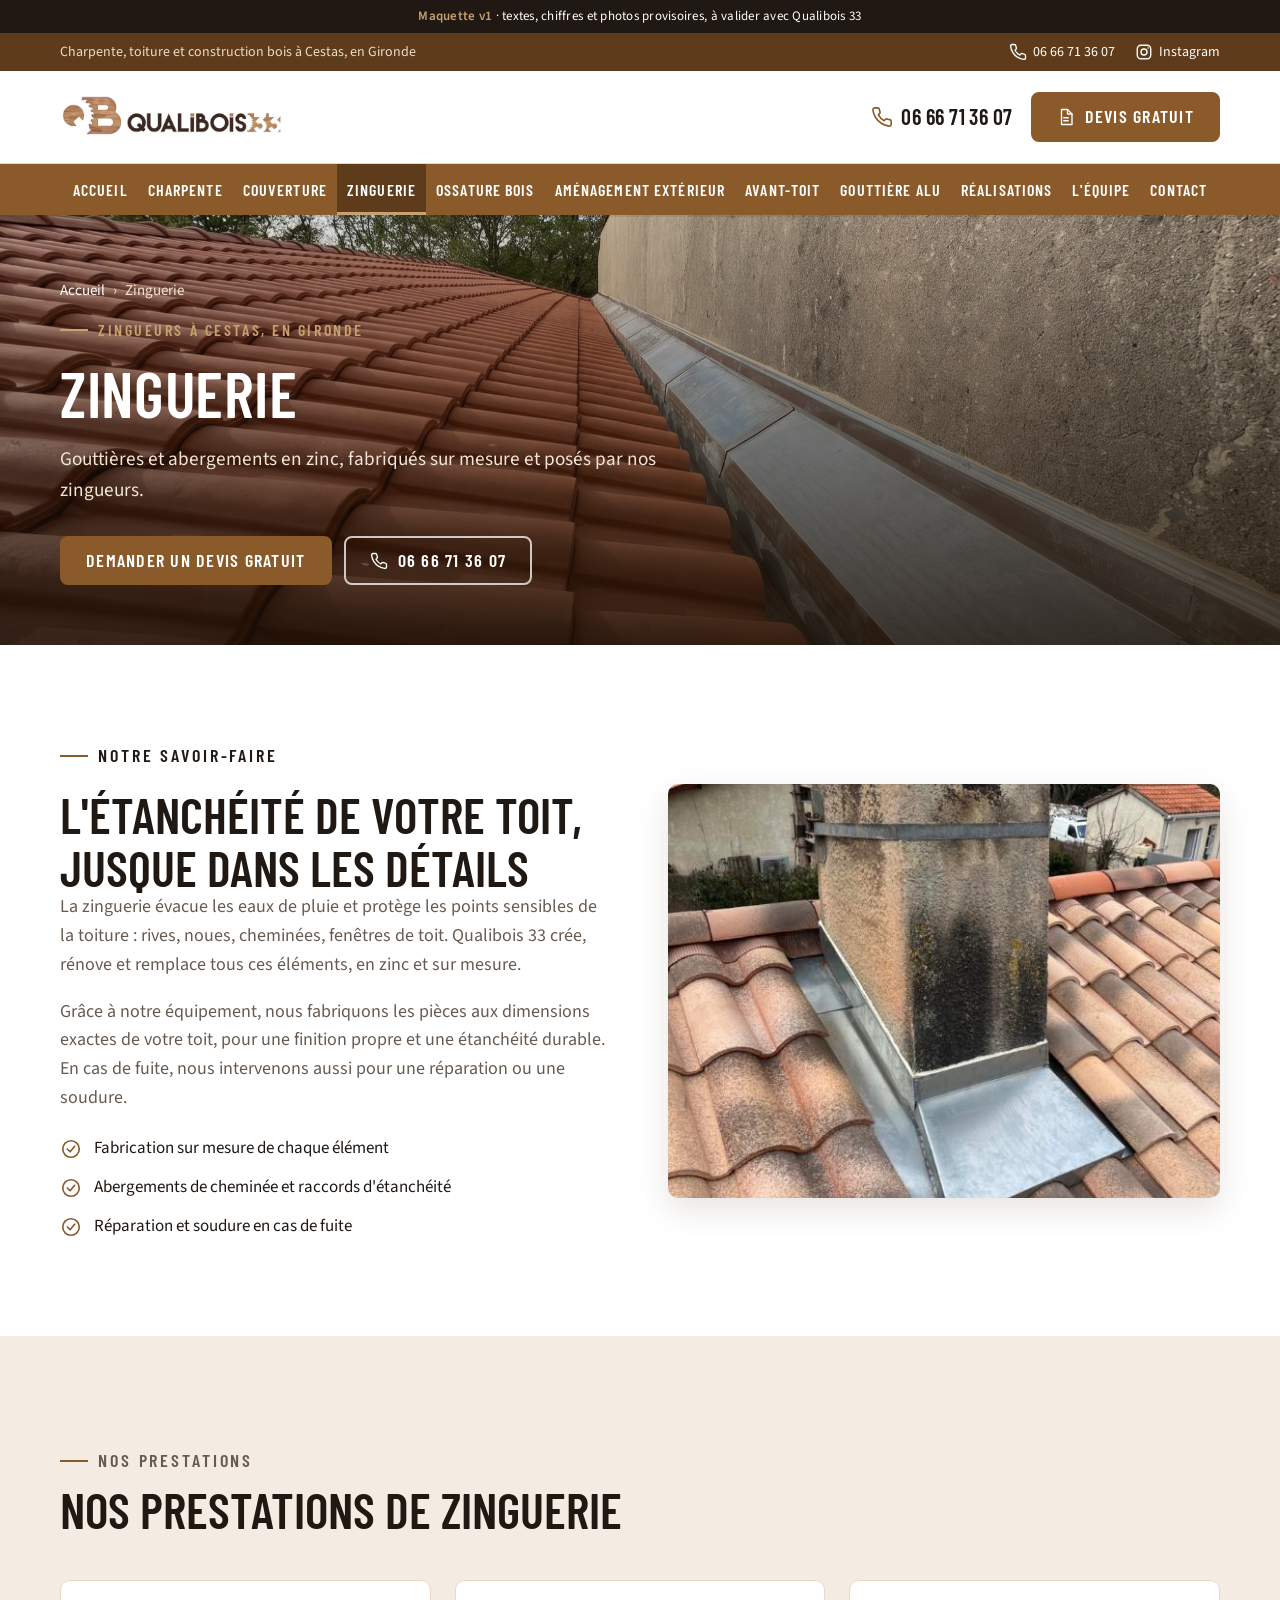
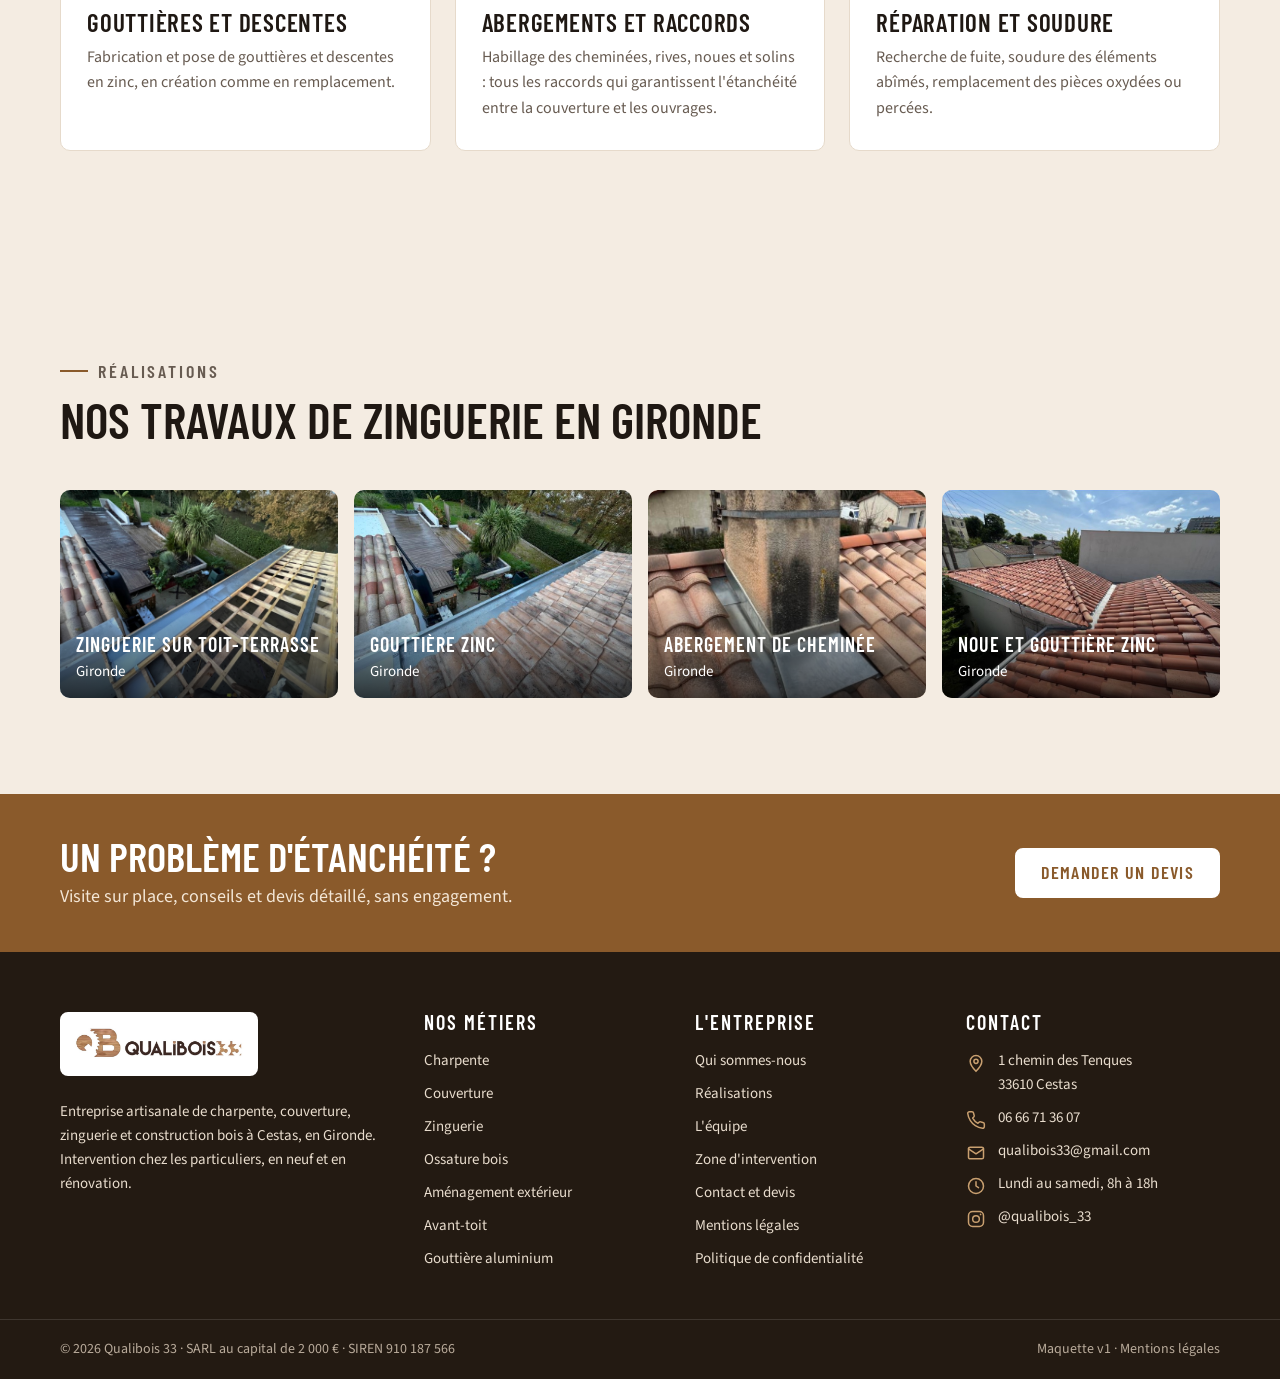
<file: site/zinguerie.html>
<!DOCTYPE html>
<html lang="fr">
<head>
<meta charset="utf-8">
<meta name="viewport" content="width=device-width, initial-scale=1, viewport-fit=cover">
<meta name="robots" content="noindex, nofollow">
<title>Zinguerie à Cestas et en Gironde · Qualibois 33</title>
<meta name="description" content="Création, rénovation et réparation de zinguerie : gouttières, abergements de cheminée et soudure zinc. Qualibois 33, zingueurs à Cestas, près de Bordeaux.">
<link rel="canonical" href="https://qualibois33.com/zinguerie.html">
<meta property="og:title" content="Zinguerie à Cestas et en Gironde · Qualibois 33">
<meta property="og:description" content="Gouttières et abergements en zinc, fabriqués sur mesure et posés par nos zingueurs.">
<meta property="og:image" content="https://qualibois33.com/img/zinguerie-solin-zinc-large.jpg">
<meta property="og:type" content="website">
<meta property="og:locale" content="fr_FR">
<link rel="preconnect" href="https://fonts.googleapis.com">
<link rel="preconnect" href="https://fonts.gstatic.com" crossorigin>
<link rel="stylesheet" href="https://fonts.googleapis.com/css2?family=Barlow+Condensed:wght@500;600;700&family=Source+Sans+3:ital,wght@0,400;0,600;1,400&display=swap">
<link rel="stylesheet" href="css/style.css">
</head>
<body>
<svg hidden aria-hidden="true" xmlns="http://www.w3.org/2000/svg">
  <symbol id="i-tel" viewBox="0 0 24 24"><path d="M22 16.9v3a2 2 0 0 1-2.2 2 19.8 19.8 0 0 1-8.6-3.1 19.5 19.5 0 0 1-6-6A19.8 19.8 0 0 1 2.1 4.2 2 2 0 0 1 4.1 2h3a2 2 0 0 1 2 1.7c.1.9.4 1.8.7 2.6a2 2 0 0 1-.5 2.1L8 9.7a16 16 0 0 0 6.3 6.3l1.3-1.3a2 2 0 0 1 2.1-.5c.8.3 1.7.6 2.6.7a2 2 0 0 1 1.7 2z"/></symbol>
  <symbol id="i-mail" viewBox="0 0 24 24"><rect x="3" y="5" width="18" height="14" rx="2"/><path d="m3 7 9 6 9-6"/></symbol>
  <symbol id="i-pin" viewBox="0 0 24 24"><path d="M12 22s7-7.1 7-12a7 7 0 1 0-14 0c0 4.9 7 12 7 12z"/><circle cx="12" cy="10" r="2.5"/></symbol>
  <symbol id="i-horloge" viewBox="0 0 24 24"><circle cx="12" cy="12" r="9"/><path d="M12 7v5l3 2"/></symbol>
  <symbol id="i-instagram" viewBox="0 0 24 24"><rect x="3" y="3" width="18" height="18" rx="5"/><circle cx="12" cy="12" r="4"/><circle cx="17.5" cy="6.5" r="1" fill="currentColor" stroke="none"/></symbol>
  <symbol id="i-check" viewBox="0 0 24 24"><circle cx="12" cy="12" r="9"/><path d="m8 12 3 3 5-6"/></symbol>
  <symbol id="i-fleche" viewBox="0 0 24 24"><path d="M5 12h14M13 6l6 6-6 6"/></symbol>
  <symbol id="i-devis" viewBox="0 0 24 24"><path d="M6 2h8l6 6v14H6z"/><path d="M14 2v6h6M9 13h6M9 17h6"/></symbol>
</svg>

<a class="skip" href="#contenu">Aller au contenu</a>
<div class="ruban"><strong>Maquette v1</strong> · textes, chiffres et photos provisoires, à valider avec Qualibois 33</div>

<div class="topbar">
  <div class="container">
    <div class="gauche">Charpente, toiture et construction bois à Cestas, en Gironde</div>
    <div class="droite">
      <a href="tel:+33666713607"><svg class="ico"><use href="#i-tel"/></svg>06 66 71 36 07</a>
      <a href="https://www.instagram.com/qualibois_33/" target="_blank" rel="noopener"><svg class="ico"><use href="#i-instagram"/></svg>Instagram</a>
    </div>
  </div>
</div>

<header class="entete">
  <div class="container">
    <a class="logo" href="index.html" aria-label="Qualibois 33, accueil"><img src="img/logo-qualibois33.png" alt="Qualibois 33, charpente et couverture" width="300" height="76"></a>
    <div class="actions">
      <a class="tel" href="tel:+33666713607"><svg class="ico"><use href="#i-tel"/></svg>06 66 71 36 07</a>
      <a class="btn btn-plein" href="index.html#contact"><svg class="ico"><use href="#i-devis"/></svg>Devis gratuit</a>
      <button class="burger" type="button" aria-expanded="false" aria-controls="menu"><span></span>Menu</button>
    </div>
  </div>
</header>

<nav class="nav" id="menu" aria-label="Nos métiers">
  <button class="fermer" type="button">Fermer</button>
  <ul>
    <li><a href="index.html">Accueil</a></li>
    <li><a href="charpente.html">Charpente</a></li>
    <li><a href="couverture.html">Couverture</a></li>
    <li><a href="zinguerie.html" aria-current="page">Zinguerie</a></li>
    <li><a href="ossature-bois.html">Ossature bois</a></li>
    <li><a href="amenagement-exterieur.html">Aménagement extérieur</a></li>
    <li><a href="avant-toit.html">Avant-toit</a></li>
    <li><a href="gouttiere-aluminium.html">Gouttière alu</a></li>
    <li><a href="realisations.html">Réalisations</a></li>
    <li><a href="index.html#equipe">L&#x27;équipe</a></li>
    <li><a href="index.html#contact">Contact</a></li>
  </ul>
</nav>

<main id="contenu">

<section class="hero hero-page" aria-labelledby="titre-page">
  <img class="fond" src="img/zinguerie-solin-zinc-large.jpg" alt="" fetchpriority="high">
  <div class="container">
    <nav class="fil" aria-label="Fil d'Ariane"><a href="index.html">Accueil</a><span aria-hidden="true">›</span><span>Zinguerie</span></nav>
    <p class="kicker">Zingueurs à Cestas, en Gironde</p>
    <h1 id="titre-page">Zinguerie</h1>
    <p class="sous">Gouttières et abergements en zinc, fabriqués sur mesure et posés par nos zingueurs.</p>
    <div class="actions">
      <a class="btn btn-plein" href="index.html#contact">Demander un devis gratuit</a>
      <a class="btn btn-contour" href="tel:+33666713607"><svg class="ico"><use href="#i-tel"/></svg>06 66 71 36 07</a>
    </div>
  </div>
</section>

<section class="section">
  <div class="container deux-colonnes">
    <div class="texte">
      <p class="kicker">Notre savoir-faire</p>
      <h2 class="titre">L&#x27;étanchéité de votre toit, jusque dans les détails</h2>
      <p>La zinguerie évacue les eaux de pluie et protège les points sensibles de la toiture : rives, noues, cheminées, fenêtres de toit. Qualibois 33 crée, rénove et remplace tous ces éléments, en zinc et sur mesure.</p>
      <p>Grâce à notre équipement, nous fabriquons les pièces aux dimensions exactes de votre toit, pour une finition propre et une étanchéité durable. En cas de fuite, nous intervenons aussi pour une réparation ou une soudure.</p>
      <ul class="liste-coches">
        <li><svg class="ico"><use href="#i-check"/></svg>Fabrication sur mesure de chaque élément</li>
        <li><svg class="ico"><use href="#i-check"/></svg>Abergements de cheminée et raccords d&#x27;étanchéité</li>
        <li><svg class="ico"><use href="#i-check"/></svg>Réparation et soudure en cas de fuite</li>
      </ul>
    </div>
    <div class="photo"><img src="img/zinguerie-01.jpg" alt="Abergement de cheminée en zinc sur une toiture en tuiles" loading="lazy"></div>
  </div>
</section>

<section class="section sable">
  <div class="container">
    <div class="entete-section">
      <p class="kicker">Nos prestations</p>
      <h2 class="titre">Nos prestations de zinguerie</h2>
    </div>
    <div class="colonnes">
      <div class="colonne">
        <h3>Gouttières et descentes</h3>
        <p>Fabrication et pose de gouttières et descentes en zinc, en création comme en remplacement.</p>
      </div>
      <div class="colonne">
        <h3>Abergements et raccords</h3>
        <p>Habillage des cheminées, rives, noues et solins : tous les raccords qui garantissent l&#x27;étanchéité entre la couverture et les ouvrages.</p>
      </div>
      <div class="colonne">
        <h3>Réparation et soudure</h3>
        <p>Recherche de fuite, soudure des éléments abîmés, remplacement des pièces oxydées ou percées.</p>
      </div>
    </div>
  </div>
</section>

<section class="section sable">
  <div class="container">
    <div class="entete-section">
      <p class="kicker">Réalisations</p>
      <h2 class="titre">Nos travaux de zinguerie en Gironde</h2>
    </div>
    <div class="galerie quatre">
      <figure><img src="img/zinguerie-cheneau-zinc.jpg" alt="Zinguerie sur un toit-terrasse" loading="lazy"><figcaption><strong>Zinguerie sur toit-terrasse</strong>Gironde</figcaption></figure>
      <figure><img src="img/zinguerie-02.jpg" alt="Gouttière zinc en bord de toiture, au-dessus d&#x27;une terrasse" loading="lazy"><figcaption><strong>Gouttière zinc</strong>Gironde</figcaption></figure>
      <figure><img src="img/zinguerie-01.jpg" alt="Abergement de cheminée en zinc" loading="lazy"><figcaption><strong>Abergement de cheminée</strong>Gironde</figcaption></figure>
      <figure><img src="img/couverture-04.jpg" alt="Noue et gouttière zinc sur une toiture en tuiles" loading="lazy"><figcaption><strong>Noue et gouttière zinc</strong>Gironde</figcaption></figure>
    </div>
  </div>
</section>

<section class="cta">
  <div class="container">
    <div>
      <h2>Un problème d&#x27;étanchéité ?</h2>
      <p>Visite sur place, conseils et devis détaillé, sans engagement.</p>
    </div>
    <a class="btn btn-blanc" href="index.html#contact">Demander un devis</a>
  </div>
</section>

</main>

<footer class="footer">
  <div class="container haut">
    <div>
      <div class="chip"><img src="img/logo-qualibois33.png" alt="Qualibois 33" width="300" height="76"></div>
      <p>Entreprise artisanale de charpente, couverture, zinguerie et construction bois à Cestas, en Gironde. Intervention chez les particuliers, en neuf et en rénovation.</p>
    </div>
    <div>
      <h3>Nos métiers</h3>
      <ul>
        <li><a href="charpente.html">Charpente</a></li><li><a href="couverture.html">Couverture</a></li><li><a href="zinguerie.html">Zinguerie</a></li><li><a href="ossature-bois.html">Ossature bois</a></li><li><a href="amenagement-exterieur.html">Aménagement extérieur</a></li><li><a href="avant-toit.html">Avant-toit</a></li><li><a href="gouttiere-aluminium.html">Gouttière aluminium</a></li>
      </ul>
    </div>
    <div>
      <h3>L'entreprise</h3>
      <ul>
        <li><a href="index.html#entreprise">Qui sommes-nous</a></li><li><a href="realisations.html">Réalisations</a></li><li><a href="index.html#equipe">L'équipe</a></li><li><a href="index.html#zone">Zone d'intervention</a></li><li><a href="index.html#contact">Contact et devis</a></li><li><a href="#">Mentions légales</a></li><li><a href="#">Politique de confidentialité</a></li>
      </ul>
    </div>
    <div>
      <h3>Contact</h3>
      <ul>
        <li class="bloc"><svg class="ico"><use href="#i-pin"/></svg><span>1 chemin des Tenques<br>33610 Cestas</span></li>
        <li class="bloc"><svg class="ico"><use href="#i-tel"/></svg><a href="tel:+33666713607">06 66 71 36 07</a></li>
        <li class="bloc"><svg class="ico"><use href="#i-mail"/></svg><a href="mailto:qualibois33@gmail.com">qualibois33@gmail.com</a></li>
        <li class="bloc"><svg class="ico"><use href="#i-horloge"/></svg><span>Lundi au samedi, 8h à 18h</span></li>
        <li class="bloc"><svg class="ico"><use href="#i-instagram"/></svg><a href="https://www.instagram.com/qualibois_33/" target="_blank" rel="noopener">@qualibois_33</a></li>
      </ul>
    </div>
  </div>
  <div class="footer-bas">
    <div class="container">
      <span>© <span data-annee>2026</span> Qualibois 33 · SARL au capital de 2 000 € · SIREN 910 187 566</span>
      <span>Maquette v1 · <a href="#">Mentions légales</a></span>
    </div>
  </div>
</footer>

<script src="js/main.js"></script>
</body>
</html>
</file>
<file: site/css/style.css>
/* Qualibois 33 — maquette v1
   Concept : bandes photo pleine largeur alternant avec des sections claires, une seule couleur d'accent
   tirée du bois du logo, titres condensés façon enseigne d'atelier. Site clair uniquement. */
:root{
  --brun:#8A5A2B; --brun-fonce:#5E3B1A; --bois:#C9A070; --sable:#F4ECE2; --blanc:#FFFFFF;
  --encre:#1F1813; --gris:#675B51; --ligne:#E6DACB; --nuit:#231A12; --nuit-texte:#E8DCCD;
  --display:"Barlow Condensed","Arial Narrow",Impact,sans-serif;
  --texte:"Source Sans 3","Segoe UI",Roboto,Helvetica,Arial,sans-serif;
  --container:1200px; --radius:10px; --ombre:0 12px 32px rgba(60,40,20,.12);
  color-scheme:light;
}
*,*::before,*::after{box-sizing:border-box}
html{scroll-behavior:smooth;-webkit-text-size-adjust:100%}
body{margin:0;background:var(--blanc);color:var(--encre);font-family:var(--texte);font-size:17px;line-height:1.6}
body.menu-ouvert{overflow:hidden}
img{max-width:100%;height:auto;display:block}
[hidden],svg[hidden]{display:none!important}
a{color:var(--brun)}
h1,h2,h3,h4{font-family:var(--display);line-height:1.05;margin:0;text-wrap:balance;font-weight:600}
p{margin:0 0 1em}
:focus-visible{outline:3px solid var(--bois);outline-offset:3px}
.container{width:100%;max-width:var(--container);margin-inline:auto;padding-left:max(20px,env(safe-area-inset-left,0px));padding-right:max(20px,env(safe-area-inset-right,0px))}
.skip{position:absolute;left:-999px;top:0;background:var(--brun);color:#fff;padding:8px 12px;z-index:100;text-decoration:none}
.skip:focus{left:8px}
.visually-hidden{position:absolute;width:1px;height:1px;overflow:hidden;clip:rect(0 0 0 0);white-space:nowrap}

/* Ruban maquette */
.ruban{background:var(--encre);color:#fff;font-size:13px;text-align:center;padding:6px 12px;letter-spacing:.02em}
.ruban strong{color:var(--bois);font-weight:600}

/* Barre haute */
.topbar{background:var(--brun-fonce);color:var(--nuit-texte);font-size:14px}
.topbar .container{display:flex;justify-content:space-between;align-items:center;gap:16px;min-height:38px;padding-block:4px}
.topbar a{color:#fff;text-decoration:none;display:inline-flex;align-items:center;gap:6px}
.topbar .droite{display:flex;gap:20px;align-items:center}
.ico{width:18px;height:18px;flex:none;fill:none;stroke:currentColor;stroke-width:1.8;stroke-linecap:round;stroke-linejoin:round}

/* En-tête logo */
.entete{background:var(--blanc);border-bottom:1px solid var(--ligne)}
.entete .container{display:flex;align-items:center;justify-content:space-between;gap:24px;min-height:92px;padding-block:10px}
.logo{display:inline-flex;align-items:center}
.logo img{height:58px;width:auto}
.entete .actions{display:flex;align-items:center;gap:18px}
.tel{display:inline-flex;align-items:center;gap:8px;font-family:var(--display);font-size:22px;font-weight:600;color:var(--encre);text-decoration:none;letter-spacing:.02em}
.tel .ico{width:22px;height:22px;color:var(--brun)}
.burger{display:none;background:none;border:2px solid var(--ligne);border-radius:8px;padding:8px 10px;cursor:pointer;color:var(--encre);font-family:var(--display);font-size:16px;text-transform:uppercase;letter-spacing:.08em;align-items:center;gap:8px}
.burger span{display:block;width:22px;height:2px;background:currentColor;box-shadow:0 -7px 0 currentColor,0 7px 0 currentColor}

/* Menu métiers */
.nav{background:var(--brun);position:sticky;top:0;z-index:40;box-shadow:0 2px 0 rgba(0,0,0,.08)}
.nav ul{list-style:none;margin:0;padding:0;display:flex;justify-content:center;flex-wrap:wrap}
.nav a{display:block;font-family:var(--display);text-transform:uppercase;letter-spacing:.07em;font-size:17px;font-weight:600;color:#fff;text-decoration:none;padding:14px 15px;transition:background .15s}
.nav a:hover{background:var(--brun-fonce)}
.nav a[aria-current="page"]{background:var(--brun-fonce);box-shadow:inset 0 -3px 0 var(--bois)}
.nav .fermer{display:none}

/* Boutons */
.btn{display:inline-flex;align-items:center;justify-content:center;gap:10px;font-family:var(--display);text-transform:uppercase;letter-spacing:.07em;font-weight:600;font-size:18px;padding:13px 24px;border-radius:8px;text-decoration:none;border:2px solid transparent;cursor:pointer;line-height:1.1;transition:background .15s,color .15s,border-color .15s}
.btn-plein{background:var(--brun);color:#fff;border-color:var(--brun)}
.btn-plein:hover{background:var(--brun-fonce);border-color:var(--brun-fonce)}
.btn-contour{background:transparent;color:#fff;border-color:rgba(255,255,255,.75)}
.btn-contour:hover{background:rgba(255,255,255,.14)}
.btn-contour.sombre{color:var(--brun);border-color:var(--brun)}
.btn-contour.sombre:hover{background:var(--sable)}
.btn-blanc{background:#fff;color:var(--brun);border-color:#fff}
.btn-blanc:hover{background:var(--sable);border-color:var(--sable)}

/* Bandeau */
.hero{position:relative;min-height:560px;display:grid;align-items:end;color:#fff;isolation:isolate;overflow:hidden}
.hero .fond{position:absolute;inset:0;width:100%;height:100%;object-fit:cover;object-position:center 45%;z-index:-2}
.hero::after{content:"";position:absolute;inset:0;background:linear-gradient(180deg,rgba(25,15,6,.10) 0%,rgba(25,15,6,.45) 45%,rgba(25,15,6,.82) 100%);z-index:-1}
.hero .container{padding-block:64px 60px}
.hero .kicker{color:var(--bois)}
.hero .kicker::before{background:var(--bois)}
.hero h1{font-size:clamp(38px,4.6vw,64px);text-transform:uppercase;letter-spacing:.01em;max-width:24ch;margin-top:10px;color:#fff}
.hero .sous{font-size:clamp(17px,1.5vw,21px);max-width:62ch;margin:18px 0 30px;color:#F3E6D6}
.hero .actions{display:flex;gap:12px;flex-wrap:wrap}
.hero-page{min-height:420px}
.hero-page h1{font-size:clamp(38px,5vw,64px)}
.fil{font-size:15px;color:#F3E6D6;margin-bottom:14px;display:flex;gap:8px;align-items:center;flex-wrap:wrap}
.fil a{color:#fff;text-decoration:none}
.fil a:hover{text-decoration:underline}

/* Bande de réassurance */
.reassurance{background:var(--sable);border-bottom:1px solid var(--ligne)}
.reassurance ul{list-style:none;margin:0;padding:0;display:grid;grid-template-columns:repeat(4,1fr);gap:12px}
.reassurance li{display:flex;align-items:center;gap:12px;padding-block:18px;font-family:var(--display);font-size:19px;text-transform:uppercase;letter-spacing:.05em;font-weight:600}
.reassurance .ico{width:26px;height:26px;color:var(--brun)}

/* Sections */
.section{padding-block:clamp(56px,8vw,96px)}
.section.sable{background:var(--sable)}
.kicker{font-family:var(--display);text-transform:uppercase;letter-spacing:.16em;color:var(--brun);font-size:16px;font-weight:600;display:flex;align-items:center;gap:10px}
.kicker::before{content:"";width:28px;height:2px;background:var(--brun);flex:none}
.titre{font-size:clamp(32px,4vw,50px);text-transform:uppercase;margin-top:8px}
.entete-section{max-width:760px;margin-bottom:44px}
.entete-section p{color:var(--gris);font-size:18px;margin:14px 0 0}
.entete-section.centre{margin-inline:auto;text-align:center}
.entete-section.centre .kicker{justify-content:center}

/* Présentation */
.presentation{display:grid;grid-template-columns:1fr 1fr;gap:56px;align-items:center}
.presentation .equipe{max-width:none;margin:0;gap:14px}
.presentation .membre h3{font-size:21px;margin-top:10px}
.presentation .membre p{font-size:14px}
#equipe{scroll-margin-top:90px}
.presentation .photo{position:relative;border-radius:var(--radius);overflow:hidden;box-shadow:var(--ombre);aspect-ratio:4/3;max-width:100%}
.presentation .photo img{position:absolute;inset:0;width:100%;height:100%;object-fit:cover}
.presentation .texte p{color:var(--gris);font-size:18px}
.presentation .texte p:first-of-type{color:var(--encre)}
.chiffres{display:grid;grid-template-columns:repeat(4,1fr);gap:20px;margin-top:44px}
.chiffre{border-top:3px solid var(--brun);padding-top:12px;min-width:0}
.chiffre strong{display:block;font-family:var(--display);font-size:46px;line-height:1;color:var(--brun);font-variant-numeric:tabular-nums}
.chiffre span{color:var(--gris);font-size:15px;display:block;margin-top:4px}

/* Cartes métiers */
.cartes{display:grid;grid-template-columns:repeat(3,1fr);gap:24px}
.carte{background:#fff;border:1px solid var(--ligne);border-radius:var(--radius);overflow:hidden;display:flex;flex-direction:column;transition:transform .2s,box-shadow .2s;min-width:0}
.carte:hover{transform:translateY(-4px);box-shadow:var(--ombre)}
.carte .visuel{position:relative;aspect-ratio:16/10;overflow:hidden;max-width:100%}
.carte .visuel img{position:absolute;inset:0;width:100%;height:100%;object-fit:cover}
.carte .corps{padding:22px 22px 24px;display:flex;flex-direction:column;gap:10px;flex:1}
.carte h3{font-size:27px;text-transform:uppercase;letter-spacing:.03em}
.carte h3 a{color:inherit;text-decoration:none}
.carte p{margin:0;color:var(--gris);font-size:16px}
.carte .lien{margin-top:auto;font-family:var(--display);text-transform:uppercase;letter-spacing:.07em;font-weight:600;text-decoration:none;font-size:17px;display:inline-flex;align-items:center;gap:8px}
.carte .lien .ico{width:18px;height:18px;transition:transform .15s}
.carte:hover .lien .ico{transform:translateX(4px)}
.cartes.compactes{grid-template-columns:repeat(3,1fr)}
.cartes.metiers{grid-template-columns:repeat(4,1fr);gap:22px}
.cartes.metiers .carte h3{font-size:24px}
.carte-devis{background:var(--brun);border-color:var(--brun);color:#fff;justify-content:center}
.carte-devis:hover{transform:none;box-shadow:none}
.carte-devis .corps{justify-content:center;gap:14px;padding:28px 24px}
.carte-devis h3{color:#fff;font-size:30px}
.carte-devis p{color:rgba(255,255,255,.88)}
.carte-devis .btn{align-self:flex-start}
.carte-devis .tel-carte{color:#fff;font-family:var(--display);font-weight:600;font-size:20px;letter-spacing:.04em;text-decoration:none}
.cartes.compactes .carte .corps{padding:18px 20px 20px}
.cartes.compactes .carte h3{font-size:23px}

/* Bande sombre : gouttières */
.bande-sombre{background:var(--nuit);color:var(--nuit-texte)}
.vedette{display:grid;grid-template-columns:1fr 1fr;gap:56px;align-items:center}
.vedette .photo{position:relative;border-radius:var(--radius);overflow:hidden;aspect-ratio:4/3;max-width:100%}
.vedette .photo img{position:absolute;inset:0;width:100%;height:100%;object-fit:cover}
.vedette .kicker{color:var(--bois)}
.vedette .kicker::before{background:var(--bois)}
.vedette h2{color:#fff}
.vedette p{color:var(--nuit-texte);font-size:18px}
.vedette ul{list-style:none;padding:0;margin:22px 0 30px;display:grid;gap:12px}
.vedette li{padding-left:34px;position:relative;font-size:17px}
.vedette li .ico{position:absolute;left:0;top:3px;width:22px;height:22px;color:var(--bois)}

/* Galerie */
.galerie{display:grid;grid-template-columns:repeat(3,1fr);gap:16px}
.galerie figure{margin:0;position:relative;aspect-ratio:4/3;overflow:hidden;border-radius:var(--radius);max-width:100%;background:var(--sable)}
.galerie img{position:absolute;inset:0;width:100%;height:100%;object-fit:cover;transition:transform .5s}
.galerie figure:hover img{transform:scale(1.05)}
.galerie figcaption{position:absolute;left:0;right:0;bottom:0;padding:40px 16px 14px;background:linear-gradient(180deg,transparent,rgba(0,0,0,.72));color:#fff;font-size:15px}
.galerie figcaption strong{display:block;font-family:var(--display);text-transform:uppercase;letter-spacing:.05em;font-size:20px;font-weight:600}
.galerie.quatre{grid-template-columns:repeat(4,1fr)}
.centre-bouton{display:flex;justify-content:center;flex-wrap:wrap;gap:14px;margin-top:36px}

/* Avis */
.avis{display:grid;grid-template-columns:300px 1fr;gap:36px;align-items:stretch}
.note{background:#fff;border:1px solid var(--ligne);border-radius:var(--radius);padding:30px 24px;text-align:center;display:flex;flex-direction:column;justify-content:center;gap:8px}
.note strong{font-family:var(--display);font-size:78px;line-height:1;color:var(--brun);font-variant-numeric:tabular-nums}
.note .etoiles{color:#E0A526;letter-spacing:3px;font-size:24px}
.note p{margin:0;color:var(--gris);font-size:15px}
.note .btn{margin-top:12px;align-self:center;font-size:16px;padding:10px 18px}
.avis-liste{display:grid;grid-template-columns:repeat(3,1fr);gap:16px}
.avis-carte{background:#fff;border:1px solid var(--ligne);border-radius:var(--radius);padding:22px;color:var(--gris);font-size:15px;display:flex;flex-direction:column;gap:10px;min-width:0}
.avis-carte .etoiles{color:#E0A526;letter-spacing:2px}
.avis-carte p{margin:0;color:var(--encre);font-size:15px;line-height:1.55}
.avis-carte .auteur{font-family:var(--display);text-transform:uppercase;letter-spacing:.06em;font-size:16px;color:var(--encre);margin-top:auto}

/* Équipe */
.equipe{display:grid;grid-template-columns:repeat(3,1fr);gap:22px;max-width:900px;margin-inline:auto}
.membre{min-width:0}
.membre .portrait{position:relative;aspect-ratio:1/1;overflow:hidden;border-radius:var(--radius);background:var(--sable);max-width:100%}
.membre img{position:absolute;inset:0;width:100%;height:100%;object-fit:cover;object-position:center top;filter:grayscale(1);transition:filter .3s}
.membre:hover img{filter:none}
.membre h3{font-size:26px;margin-top:14px;text-transform:uppercase;letter-spacing:.03em}
.membre p{margin:4px 0 0;color:var(--gris);font-size:15px}
.citation{margin:44px auto 0;max-width:820px;text-align:center;font-size:clamp(20px,2.2vw,26px);font-family:var(--display);line-height:1.3;color:var(--brun-fonce)}
.citation cite{display:block;font-family:var(--texte);font-style:normal;font-size:15px;color:var(--gris);margin-top:10px}

/* Zone d'intervention */
.zone{display:grid;grid-template-columns:1fr 1fr;gap:56px;align-items:center}
.zone p{color:var(--gris);font-size:18px}
.communes{display:flex;flex-wrap:wrap;gap:8px;margin-top:18px}
.communes span{background:#fff;border:1px solid var(--ligne);border-radius:999px;padding:6px 14px;font-size:15px}
.communes span.ici{background:var(--brun);color:#fff;border-color:var(--brun);font-weight:600}
.carte-zone{background:#fff;border:1px solid var(--ligne);border-radius:var(--radius);padding:16px;max-width:100%}
.carte-zone svg{width:100%;height:auto;display:block}
.carte-zone .legende{font-size:13px;color:var(--gris);text-align:center;margin:8px 0 0}

/* Colonnes et étapes (pages métier) */
.colonnes{display:grid;grid-template-columns:repeat(3,1fr);gap:24px}
.colonne{background:#fff;border:1px solid var(--ligne);border-radius:var(--radius);padding:28px 26px;min-width:0}
.colonne h3{font-size:25px;text-transform:uppercase;letter-spacing:.03em;margin-bottom:10px}
.colonne p{margin:0;color:var(--gris);font-size:16px}
.etapes{display:grid;grid-template-columns:repeat(3,1fr);gap:28px;counter-reset:etape}
.etape{position:relative;padding-top:14px;border-top:3px solid var(--brun);min-width:0}
.etape::before{counter-increment:etape;content:counter(etape,decimal-leading-zero);font-family:var(--display);font-size:44px;color:var(--bois);line-height:1;display:block;margin-bottom:8px}
.etape h3{font-size:25px;text-transform:uppercase;letter-spacing:.03em;margin-bottom:8px}
.etape p{margin:0;color:var(--gris);font-size:16px}
.deux-colonnes{display:grid;grid-template-columns:1fr 1fr;gap:56px;align-items:center}
.deux-colonnes .photo{position:relative;border-radius:var(--radius);overflow:hidden;box-shadow:var(--ombre);aspect-ratio:4/3;max-width:100%}
.deux-colonnes .photo img{position:absolute;inset:0;width:100%;height:100%;object-fit:cover}
.deux-colonnes .texte p{color:var(--gris);font-size:18px}
.deux-colonnes .texte p:first-of-type{color:var(--encre)}
.liste-coches{list-style:none;padding:0;margin:22px 0 0;display:grid;gap:12px}
.liste-coches li{padding-left:34px;position:relative;font-size:17px}
.note-provisoire{font-size:14px;color:var(--gris);font-style:italic;border-left:3px solid var(--bois);padding-left:12px;margin:18px 0 0}
.liste-coches li .ico{position:absolute;left:0;top:3px;width:22px;height:22px;color:var(--brun)}

/* Bandeau devis */
.cta{background:var(--brun);color:#fff}
.cta .container{display:flex;justify-content:space-between;align-items:center;gap:24px;flex-wrap:wrap;padding-block:40px}
.cta h2{font-size:clamp(28px,3.2vw,42px);text-transform:uppercase;color:#fff}
.cta p{margin:6px 0 0;color:#F3E6D6;font-size:18px}

/* Contact */
.contact{display:grid;grid-template-columns:1.15fr .85fr;gap:56px;align-items:start}
.form{display:grid;gap:16px}
.form label{font-weight:600;font-size:15px;display:grid;gap:6px}
.form input,.form textarea,.form select{font:inherit;font-size:16px;padding:12px 14px;border:1px solid var(--ligne);border-radius:8px;background:#fff;width:100%;color:var(--encre)}
.form input:focus,.form textarea:focus,.form select:focus{border-color:var(--brun);outline:none;box-shadow:0 0 0 3px rgba(138,90,43,.18)}
.form .deux{display:grid;grid-template-columns:1fr 1fr;gap:16px}
.form .consentement{display:flex;gap:10px;align-items:flex-start;font-weight:400;font-size:14px;color:var(--gris)}
.form .consentement input{width:auto;margin-top:4px}
.form-message{background:var(--sable);border-left:4px solid var(--brun);padding:14px 16px;border-radius:6px;font-size:15px}
.coordonnees{display:grid;gap:22px;align-content:start;background:var(--sable);border-radius:var(--radius);padding:30px 28px}
.coordonnees .bloc{display:flex;gap:14px;align-items:flex-start}
.coordonnees .bloc .ico{width:24px;height:24px;color:var(--brun);margin-top:3px}
.coordonnees h3{font-size:18px;text-transform:uppercase;letter-spacing:.08em;color:var(--brun);margin-bottom:2px}
.coordonnees a{color:var(--encre);text-decoration:none;font-weight:600}
.coordonnees a:hover{text-decoration:underline}
.coordonnees p{margin:0}
.coordonnees small{color:var(--gris)}

/* Pied de page */
.footer{background:var(--nuit);color:var(--nuit-texte);font-size:15px}
.footer .haut{display:grid;grid-template-columns:1.4fr 1fr 1fr 1.1fr;gap:40px;padding-block:60px 48px}
.footer h3{color:#fff;font-size:20px;text-transform:uppercase;letter-spacing:.1em;margin-bottom:16px}
.footer ul{list-style:none;margin:0;padding:0;display:grid;gap:9px}
.footer a{color:var(--nuit-texte);text-decoration:none}
.footer a:hover{color:#fff;text-decoration:underline}
.footer .chip{display:inline-block;background:#fff;border-radius:8px;padding:10px 14px;margin-bottom:16px}
.footer .chip img{height:44px;width:auto}
.footer .haut p{margin:0 0 10px;color:var(--nuit-texte)}
.footer .bloc{display:flex;gap:12px;align-items:flex-start}
.footer .bloc .ico{width:20px;height:20px;color:var(--bois);margin-top:4px}
.footer-bas{border-top:1px solid rgba(255,255,255,.12)}
.footer-bas .container{display:flex;justify-content:space-between;gap:16px;flex-wrap:wrap;padding-block:18px;font-size:14px;color:#B9AB9B}
.footer-bas a{color:#B9AB9B}

/* Réactif */
@media (max-width:1400px){
  .nav a{font-size:16px;padding:13px 10px}
}
@media (max-width:1180px){
  .nav a{font-size:15px;padding:12px 7px;letter-spacing:.05em}
  .cartes.metiers{grid-template-columns:repeat(2,1fr)}
}
@media (max-width:1024px){
  .burger{display:inline-flex}
  .entete{position:sticky;top:0;z-index:50}
  .entete .tel{display:none}
  .nav{position:fixed;top:0;right:0;bottom:0;width:min(86vw,380px);background:var(--brun);transform:translateX(102%);transition:transform .25s ease;z-index:60;overflow:auto;padding:76px 0 32px;box-shadow:-10px 0 40px rgba(0,0,0,.3)}
  .nav.ouvert{transform:none}
  .nav ul{flex-direction:column;align-items:stretch}
  .nav a{font-size:22px;padding:14px 28px;border-bottom:1px solid rgba(255,255,255,.1)}
  .nav .fermer{display:inline-flex;position:absolute;top:18px;right:18px;background:none;border:2px solid rgba(255,255,255,.5);color:#fff;border-radius:8px;padding:8px 12px;font-family:var(--display);text-transform:uppercase;letter-spacing:.08em;font-size:16px;cursor:pointer}
  .presentation,.vedette,.zone,.deux-colonnes,.contact{grid-template-columns:1fr;gap:36px}
  .cartes,.cartes.compactes,.galerie,.galerie.quatre,.colonnes,.etapes,.avis-liste{grid-template-columns:repeat(2,1fr)}
  .equipe{gap:12px}
  .membre h3{font-size:20px}
  .membre p{font-size:13px}
  .avis{grid-template-columns:1fr}
  .reassurance ul{grid-template-columns:repeat(2,1fr)}
  .footer .haut{grid-template-columns:1fr 1fr}
  .hero{min-height:520px}
}
@media (max-width:640px){
  body{font-size:16px}
  .topbar .gauche{display:none}
  .topbar .container{justify-content:center}
  .logo img{height:46px}
  .entete .btn{display:none}
  .hero{min-height:460px}
  .hero .container{padding-block:44px 40px}
  .cartes,.cartes.compactes,.cartes.metiers,.galerie,.galerie.quatre,.colonnes,.etapes,.avis-liste{grid-template-columns:1fr}
  .chiffres{grid-template-columns:repeat(2,1fr)}
  .reassurance ul{grid-template-columns:1fr;gap:0}
  .reassurance li{padding-block:12px;border-bottom:1px solid var(--ligne)}
  .reassurance li:last-child{border:0}
  .form .deux{grid-template-columns:1fr}
  .footer .haut{grid-template-columns:1fr;gap:32px}
  .cta .container{justify-content:center;text-align:center}
}
@media (prefers-reduced-motion:reduce){
  html{scroll-behavior:auto}
  *,*::before,*::after{transition:none!important;animation:none!important}
}

/* Page Réalisations */
.chantier{scroll-margin-top:70px}
.chantier-entete{max-width:760px;margin-bottom:26px}
.chantier-entete p:not(.kicker){color:var(--gris);font-size:18px;margin:10px 0 0}
.chantier-photos{display:grid;grid-template-columns:repeat(3,1fr);gap:14px}
.chantier-photos figure{margin:0;position:relative;aspect-ratio:4/3;border-radius:var(--radius);overflow:hidden;background:var(--sable);min-width:0}
.chantier-photos figure:first-child{grid-column:span 2;grid-row:span 2;aspect-ratio:auto}
.chantier-photos.n2{grid-template-columns:repeat(2,1fr)}
.chantier-photos.n2 figure:first-child{grid-column:auto;grid-row:auto;aspect-ratio:4/3}
.chantier-photos .agrandir{position:absolute;inset:0;width:100%;height:100%;padding:0;border:0;background:none;cursor:zoom-in;display:block}
.chantier-photos img{position:absolute;inset:0;width:100%;height:100%;object-fit:cover;transition:transform .5s}
.chantier-photos figure:hover img{transform:scale(1.04)}
.chantier-photos .agrandir:focus-visible{outline:3px solid var(--brun);outline-offset:-3px}
.galerie a.lien-chantier{display:block;color:inherit;text-decoration:none;min-width:0}
.galerie figcaption .voir{display:inline-flex;align-items:center;gap:6px;margin-left:8px;opacity:.85}
.visionneuse{position:fixed;inset:0;z-index:100;background:rgba(20,14,9,.94);display:flex;align-items:center;justify-content:center;padding:56px 64px}
.visionneuse figure{margin:0;max-width:100%;max-height:100%;display:flex;flex-direction:column;align-items:center;gap:12px}
.visionneuse img{max-width:100%;max-height:calc(100vh - 150px);max-height:calc(100svh - 150px);object-fit:contain;border-radius:6px}
.visionneuse figcaption{color:#F3E6D6;font-size:16px;text-align:center}
.visionneuse button{position:absolute;background:rgba(255,255,255,.12);color:#fff;border:0;border-radius:50%;width:48px;height:48px;font-size:32px;line-height:1;cursor:pointer;display:flex;align-items:center;justify-content:center}
.visionneuse button:hover{background:rgba(255,255,255,.24)}
.visionneuse .v-fermer{top:14px;right:14px}
.visionneuse .v-prec{left:10px;top:50%;transform:translateY(-50%)}
.visionneuse .v-suiv{right:10px;top:50%;transform:translateY(-50%)}
@media (max-width:1024px){.chantier{scroll-margin-top:100px}}
@media (max-width:640px){
  .chantier-photos{grid-template-columns:repeat(2,1fr);gap:10px}
  .chantier-photos figure:first-child{grid-column:span 2;grid-row:auto;aspect-ratio:4/3}
  .visionneuse{padding:56px 8px}
  .visionneuse .v-prec,.visionneuse .v-suiv{top:auto;bottom:12px;transform:none}
  .visionneuse .v-prec{left:calc(50% - 60px)}.visionneuse .v-suiv{right:calc(50% - 60px)}
}

/* Section L'entreprise et l'équipe */
.ap-grille{display:grid;grid-template-columns:1fr 1fr;gap:64px;align-items:center}
.ap-texte .titre{max-width:16ch}
.ap-texte p{color:var(--gris);font-size:17px;margin:14px 0 0}
.ap-texte .ap-lead{color:var(--encre);font-size:19px;margin-top:22px}
.ap-citation{margin:28px 0 0;padding:20px 22px;border-left:4px solid var(--brun);background:var(--sable);border-radius:0 var(--radius) var(--radius) 0}
.ap-citation p{margin:0;font-family:var(--display);font-size:21px;line-height:1.3;color:var(--brun-fonce)}
.ap-citation footer{display:flex;align-items:center;gap:12px;margin-top:14px}
.ap-citation footer img{width:44px;height:44px;border-radius:50%;object-fit:cover;flex:none}
.ap-citation footer span{font-size:14px;color:var(--gris);line-height:1.3}
.ap-citation footer strong{display:block;color:var(--encre);font-size:15px}
.ap-equipe{display:grid;grid-template-columns:1.15fr 1fr;grid-template-rows:1fr 1fr;gap:14px;aspect-ratio:1/1.02;scroll-margin-top:90px}
.ap-membre{position:relative;margin:0;border-radius:var(--radius);overflow:hidden;background:var(--sable);min-width:0;min-height:0}
.ap-gerant{grid-row:span 2}
.ap-gerant img{object-position:center 35%}
.ap-membre img{position:absolute;inset:0;width:100%;height:100%;object-fit:cover;object-position:center 30%;filter:grayscale(1) contrast(1.05);transition:transform .5s,filter .4s}
.ap-membre:hover img{transform:scale(1.04);filter:none}
.ap-membre figcaption{position:absolute;left:0;right:0;bottom:0;padding:44px 16px 14px;background:linear-gradient(180deg,transparent,rgba(20,14,9,.78));color:#F3E6D6;font-size:14px;line-height:1.3}
.ap-membre figcaption strong{display:block;font-family:var(--display);text-transform:uppercase;letter-spacing:.05em;font-size:24px;font-weight:600;color:#fff}
.ap-gerant figcaption strong{font-size:30px}
.ap-chiffres{display:grid;grid-template-columns:repeat(4,1fr);margin-top:56px;background:var(--sable);border-radius:var(--radius);padding:26px 0}
.ap-chiffre{text-align:center;padding:0 16px;border-left:1px solid var(--ligne);min-width:0}
.ap-chiffre:first-child{border-left:0}
.ap-chiffre strong{display:block;font-family:var(--display);font-size:48px;line-height:1;color:var(--brun);font-variant-numeric:tabular-nums}
.ap-chiffre span{display:block;margin-top:6px;font-size:15px;color:var(--gris)}
@media (max-width:1024px){
  .ap-grille{grid-template-columns:1fr;gap:40px}
  .ap-texte .titre{max-width:none}
  .ap-equipe{aspect-ratio:auto;grid-template-rows:220px 220px;max-width:640px}
}
@media (max-width:640px){
  .ap-equipe{grid-template-columns:1fr 1fr;grid-template-rows:260px 170px}
  .ap-gerant{grid-row:auto;grid-column:span 2}
  .ap-chiffres{grid-template-columns:repeat(2,1fr);row-gap:22px}
  .ap-chiffre:nth-child(3){border-left:0}
  .ap-chiffre strong{font-size:40px}
  .ap-citation p{font-size:19px}
}

/* Bandeau avec photo verticale : photo nette à droite, même photo floutée en fond */
.hero-portrait .fond.flou{filter:blur(28px) brightness(.75);transform:scale(1.15)}
.hero-portrait .portrait-net{position:absolute;top:0;bottom:0;right:0;height:100%;width:min(50%,820px);object-fit:cover;object-position:center 62%;z-index:-1;-webkit-mask-image:linear-gradient(90deg,transparent 0,#000 30%);mask-image:linear-gradient(90deg,transparent 0,#000 30%)}
.hero-portrait::after{background:linear-gradient(90deg,rgba(25,15,6,.78) 0%,rgba(25,15,6,.55) 45%,rgba(25,15,6,.05) 75%,rgba(25,15,6,0) 100%)}
@media (max-width:1024px){
  .hero-portrait .fond.flou{filter:none;transform:none;object-position:center 60%}
  .hero-portrait .portrait-net{display:none}
  .hero-portrait::after{background:linear-gradient(180deg,rgba(25,15,6,.10) 0%,rgba(25,15,6,.45) 45%,rgba(25,15,6,.82) 100%)}
}
</file>
<file: site/css/charpente-eclatee.css>
/* Section « charpente pièce par pièce » : vue éclatée qui s'assemble au défilement */
.eclatee{padding-block:0;background:#fff;--haut-nav:0px}
.eclatee-piste{height:340vh;position:relative}
.eclatee-colle{position:sticky;top:var(--haut-nav);height:calc(100vh - var(--haut-nav));height:calc(100svh - var(--haut-nav));display:flex;align-items:center;overflow:hidden}
.eclatee-grille{display:grid;grid-template-columns:minmax(280px,9fr) 11fr;gap:40px;align-items:center}
.eclatee .titre{font-size:clamp(28px,3vw,42px)}
.eclatee-etapes{list-style:none;margin:28px 0 0;padding:0}
.eclatee-etapes li{position:relative;padding:9px 0 9px 46px;color:var(--gris);opacity:.42;transition:opacity .35s}
.eclatee-etapes li::before{content:attr(data-num);position:absolute;left:0;top:9px;width:32px;height:32px;border-radius:50%;border:2px solid var(--brun);color:var(--brun);font-family:var(--display);font-weight:700;font-size:17px;display:flex;align-items:center;justify-content:center;transition:background .35s,color .35s}
.eclatee-etapes li strong{display:block;font-family:var(--display);text-transform:uppercase;font-weight:600;font-size:22px;letter-spacing:.03em;color:var(--encre);line-height:1.15}
.eclatee-etapes li span{display:block;font-size:16px;line-height:1.45;margin-top:2px}
.eclatee-etapes li.active{opacity:1}
.eclatee-etapes li.active::before,.eclatee-etapes li.faite::before{background:var(--brun);color:#fff}
.eclatee-etapes li.faite{opacity:.7}
.eclatee-aide{margin-top:22px;font-family:var(--display);text-transform:uppercase;letter-spacing:.1em;font-size:15px;color:var(--brun);display:flex;align-items:center;gap:10px;transition:opacity .4s}
.eclatee-aide::before{content:"";width:12px;height:12px;border-right:2px solid var(--brun);border-bottom:2px solid var(--brun);transform:rotate(45deg) translate(-2px,-2px);animation:eclatee-rebond 1.6s ease-in-out infinite}
.eclatee.assemblee .eclatee-aide{opacity:0}
@keyframes eclatee-rebond{0%,100%{transform:rotate(45deg) translate(-2px,-2px)}50%{transform:rotate(45deg) translate(1px,1px)}}
.eclatee-dessin{min-width:0}
.charpente-dessin{display:block;width:100%;height:auto;max-height:calc(100vh - var(--haut-nav) - 48px);max-height:calc(100svh - var(--haut-nav) - 48px);overflow:visible}
.charpente-dessin .sol{fill:var(--sable)}
.charpente-dessin .pieces{stroke:rgba(55,34,18,.55);stroke-width:.9;stroke-linejoin:round;shape-rendering:geometricPrecision}
.charpente-dessin .pieces g{will-change:transform}
/* Version sans animation (prefers-reduced-motion) : tout est assemblé, la liste reste complète */
.eclatee.statique{padding-block:clamp(56px,8vw,96px)}
.eclatee.statique .eclatee-piste{height:auto}
.eclatee.statique .eclatee-colle{position:static;height:auto}
.eclatee.statique .eclatee-etapes li{opacity:1}
.eclatee.statique .eclatee-aide{display:none}
@media (max-width:1024px){
  .eclatee-piste{height:300vh}
  .eclatee-colle{align-items:start}
  .eclatee-grille{grid-template-columns:1fr;gap:14px;align-content:start;padding-top:16px}
  .eclatee-dessin{order:-1}
  .charpente-dessin{max-height:42vh;max-height:42svh}
  .eclatee .titre{font-size:24px;margin-top:4px}
  .eclatee-etapes{margin-top:10px;min-height:96px}
  .eclatee-etapes li:not(.active){display:none}
  .eclatee.statique .eclatee-etapes li{display:block}
  .eclatee-etapes li strong{font-size:20px}
  .eclatee-aide{margin-top:10px}
}
@media (max-height:720px) and (min-width:1025px){
  .eclatee .titre{font-size:26px}
  .eclatee-etapes li{padding-block:6px}
  .eclatee-etapes li span{font-size:15px}
}
</file>
